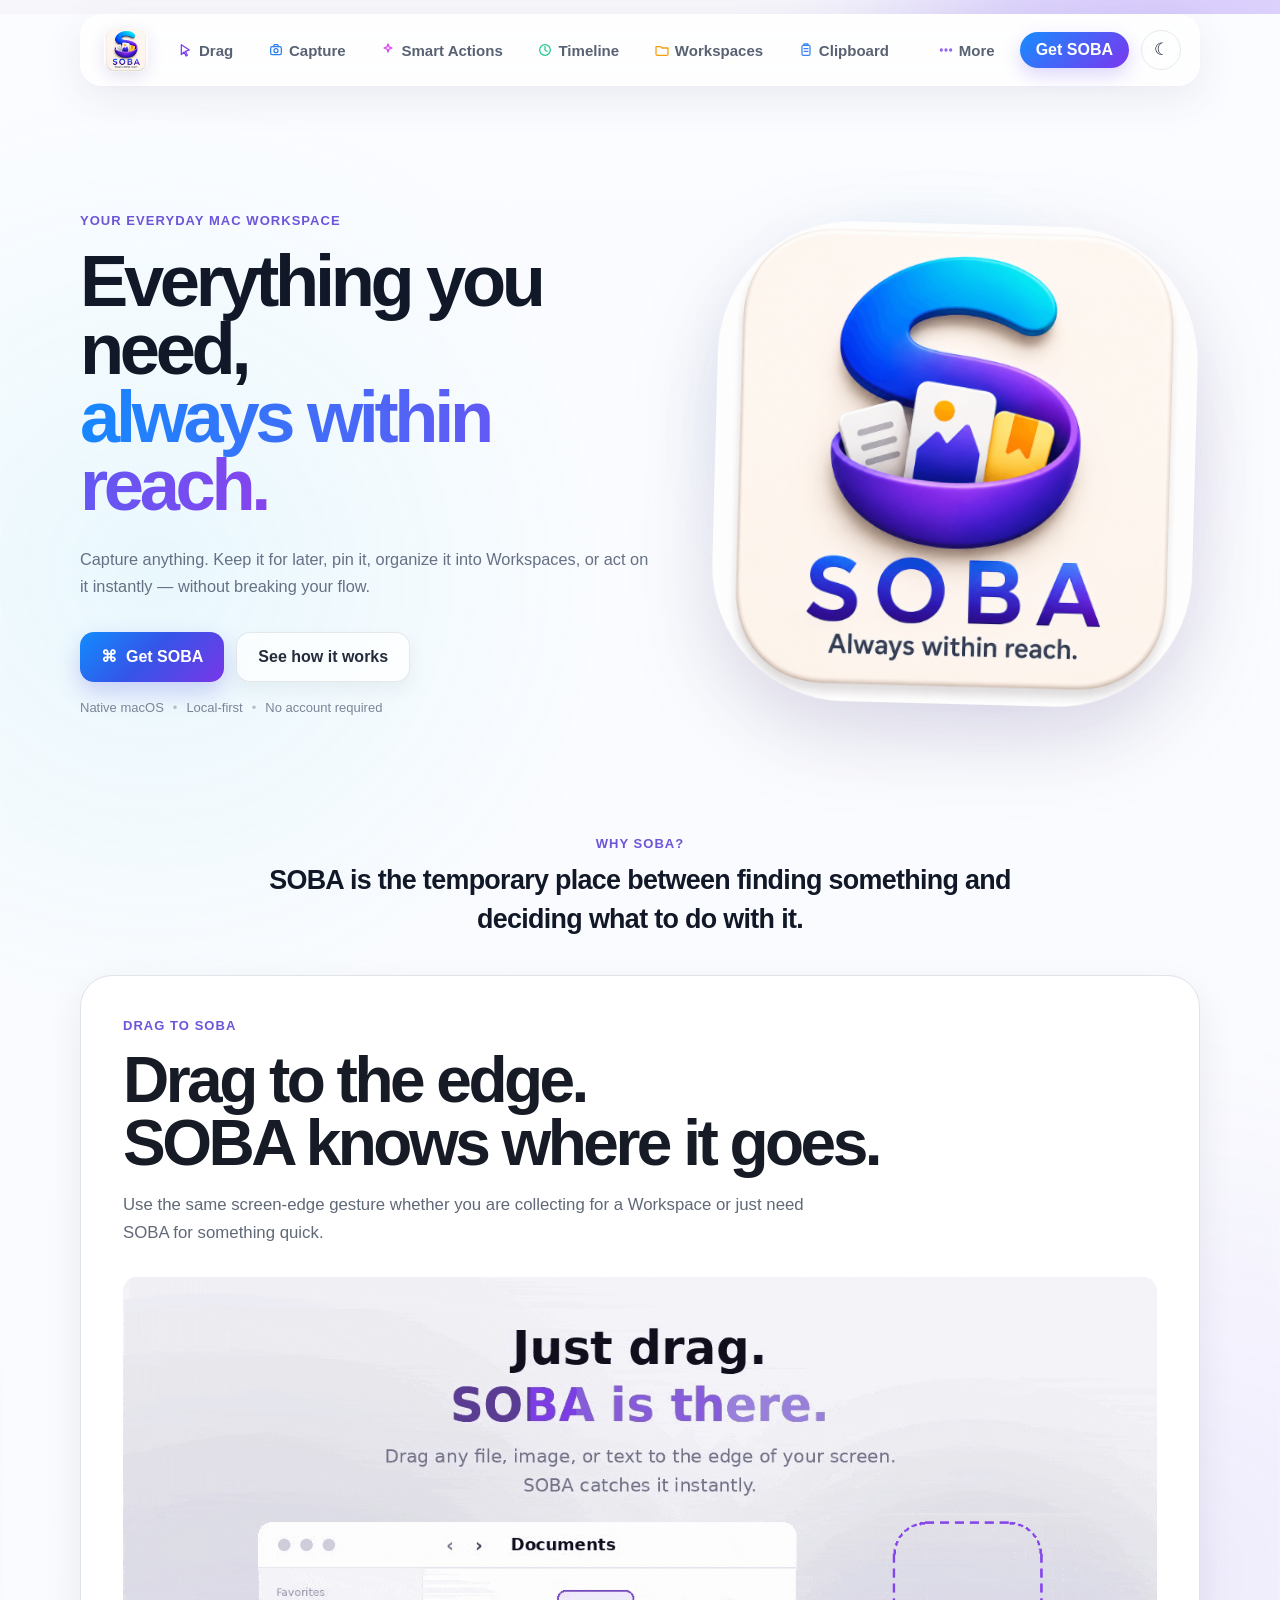
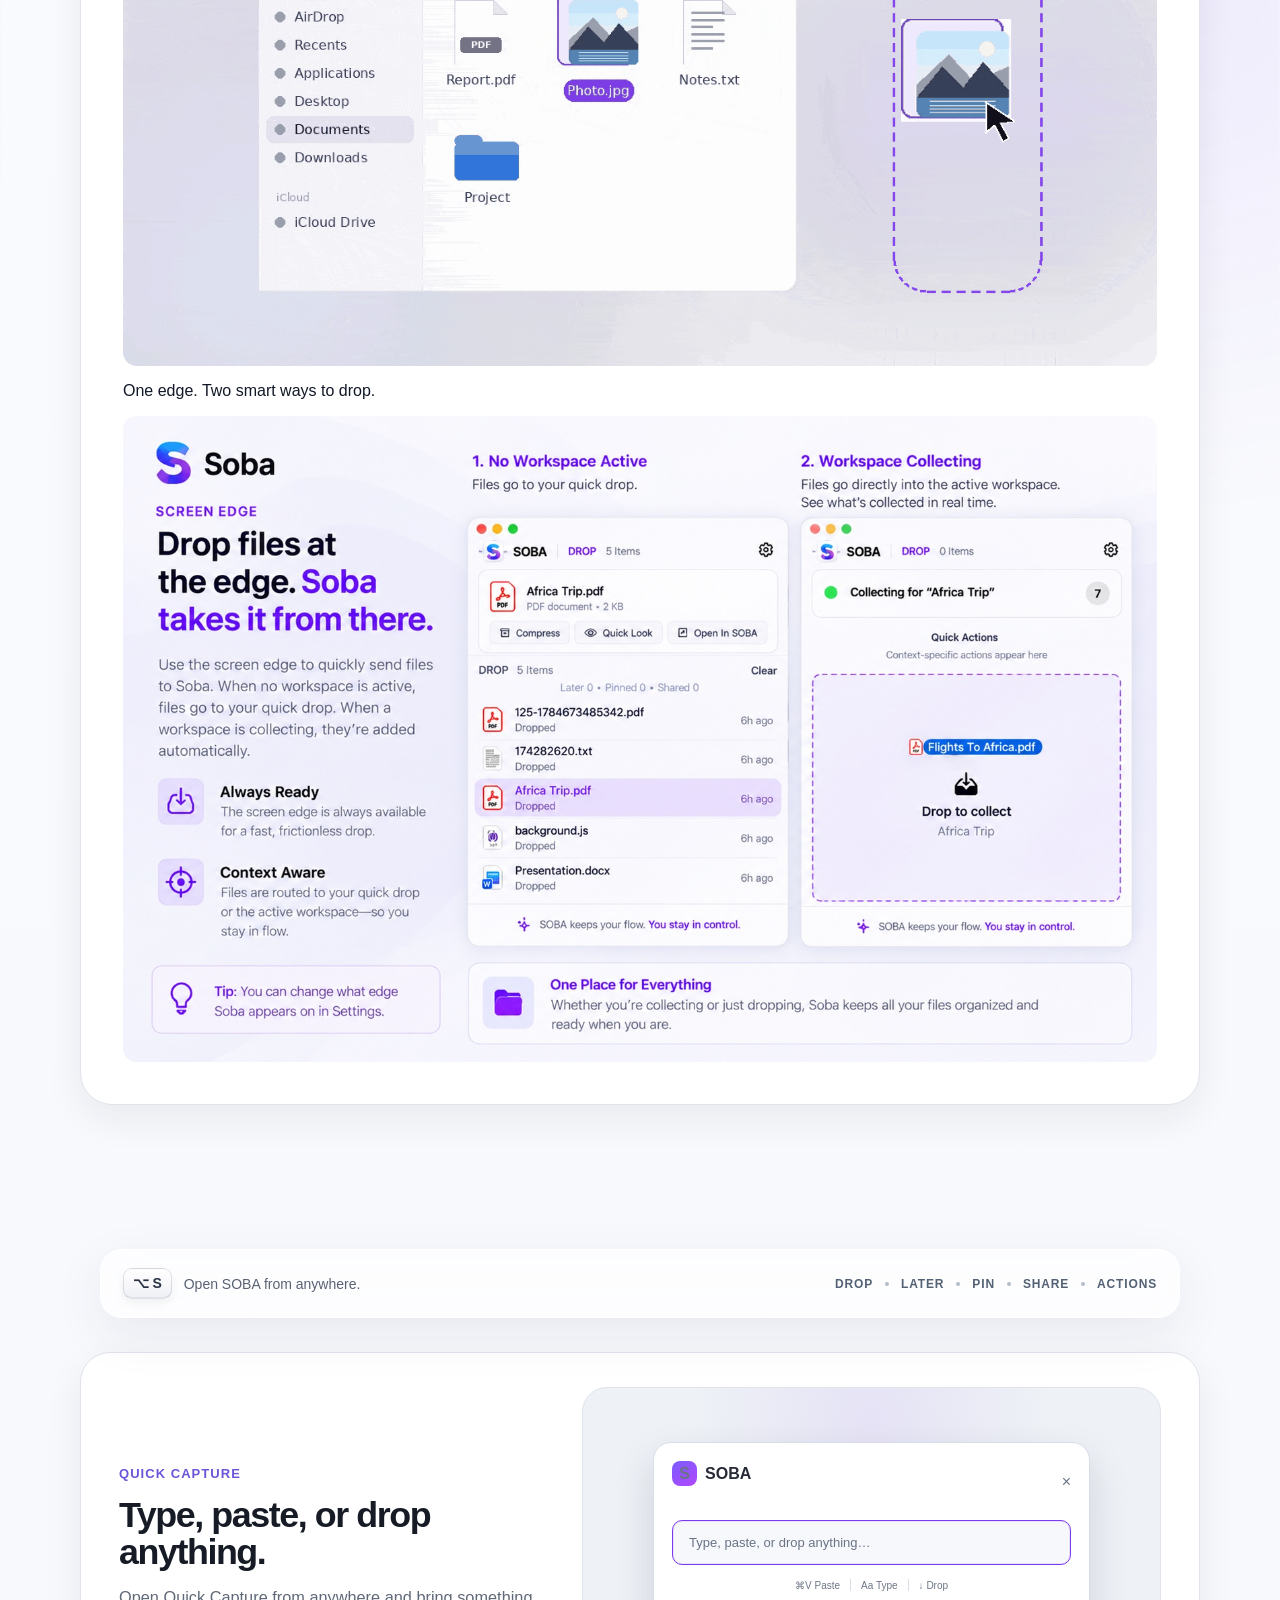
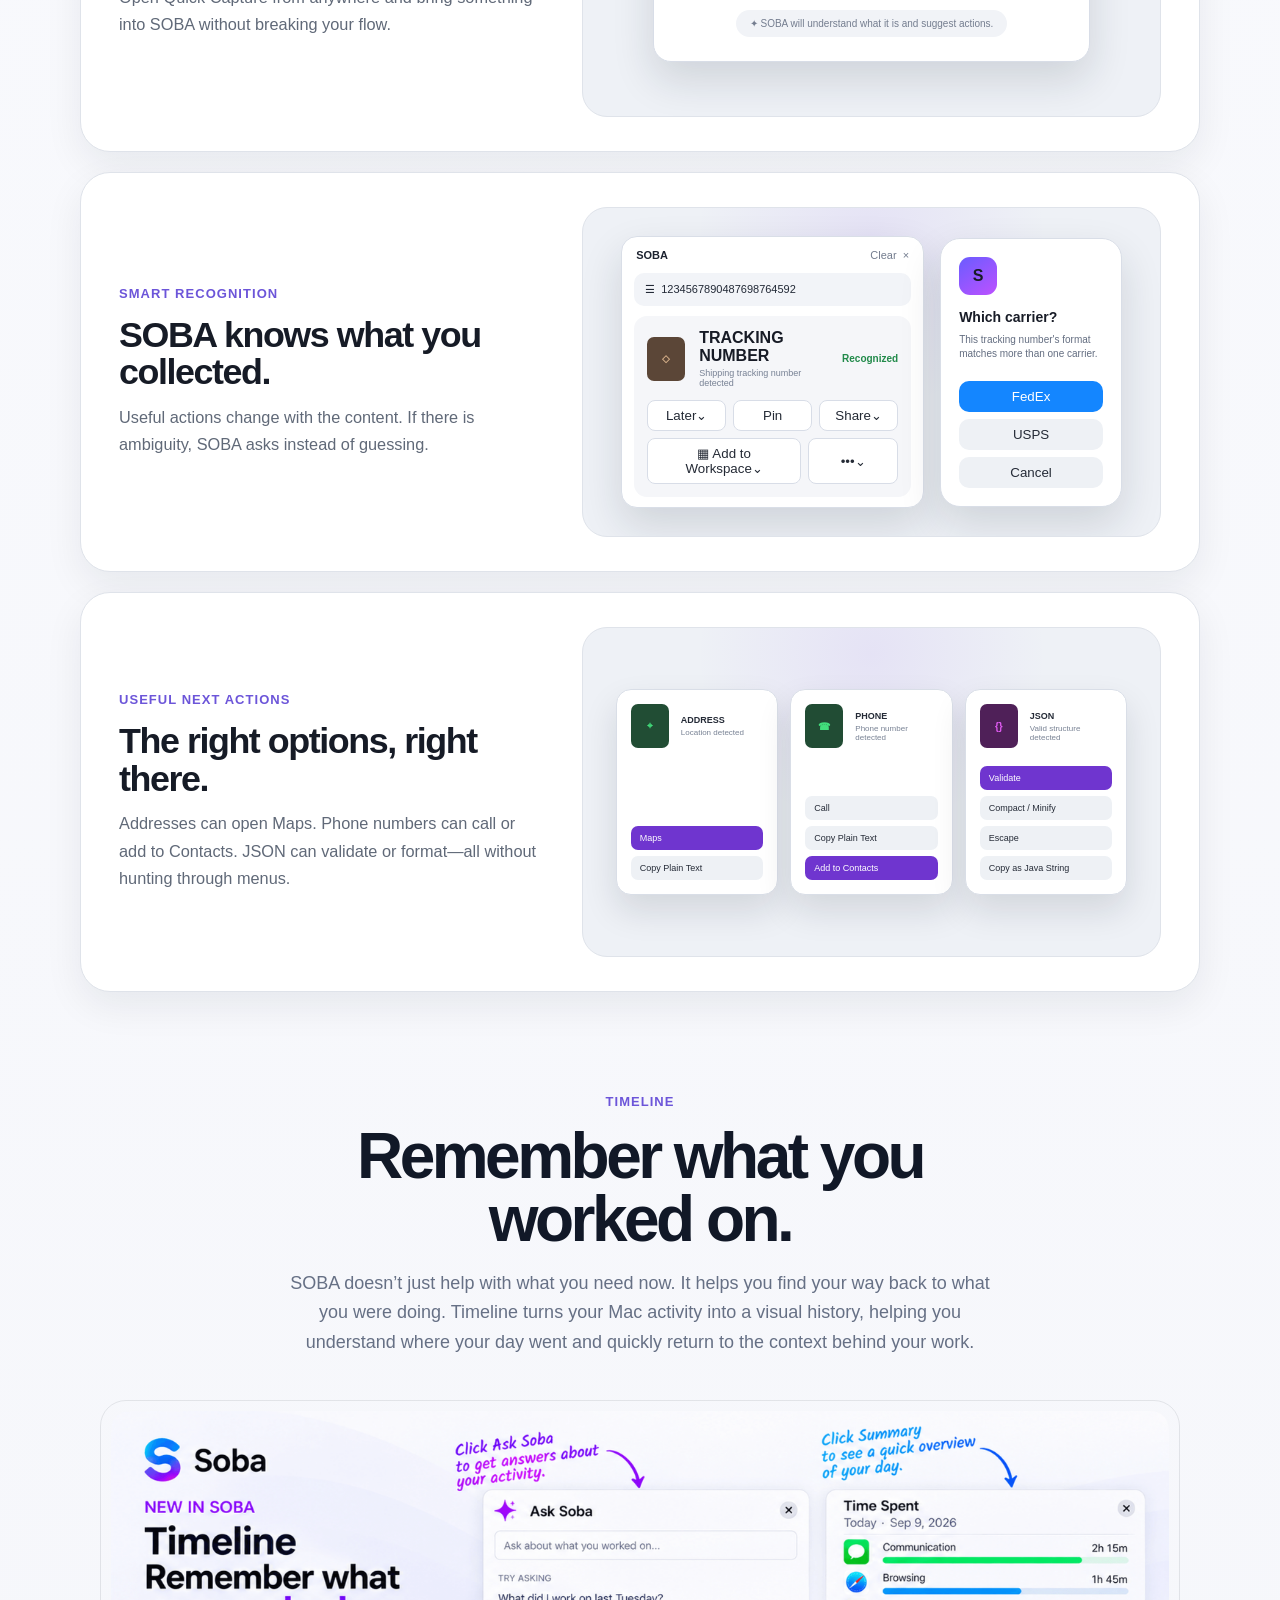
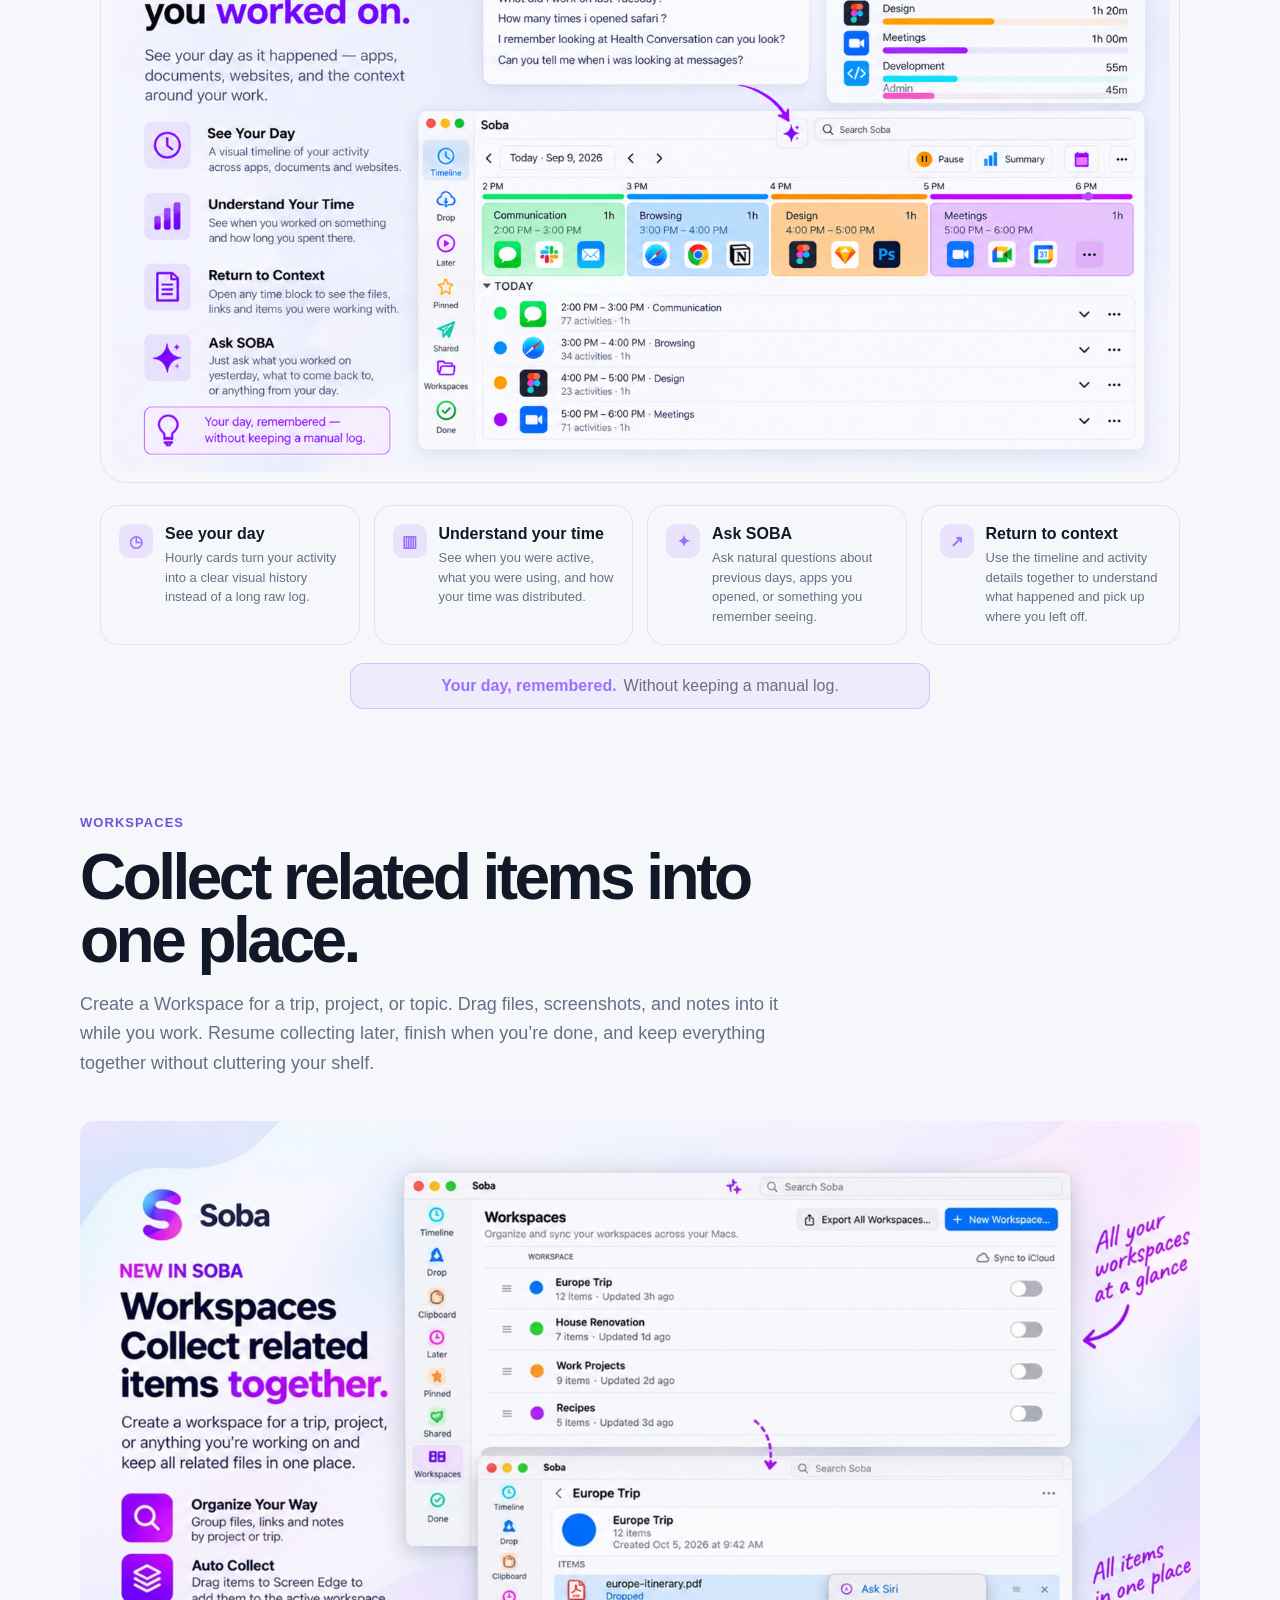
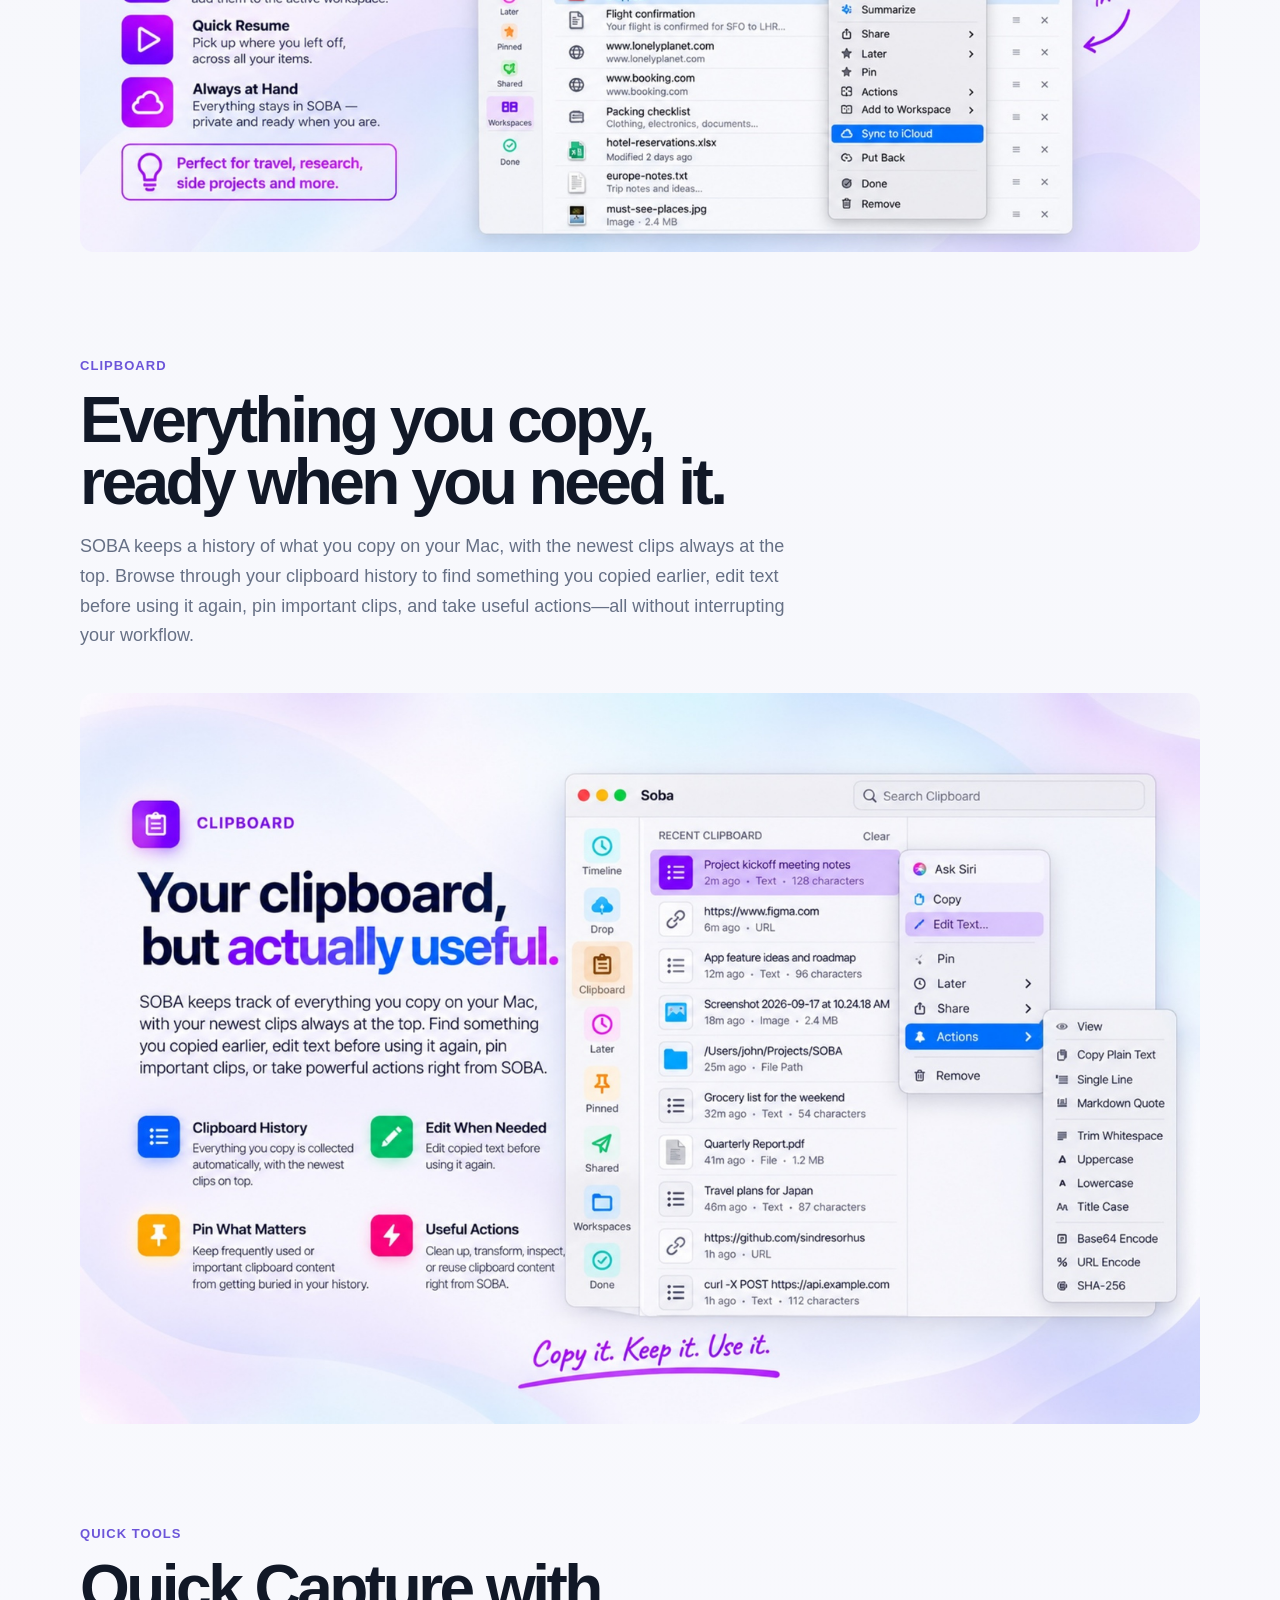
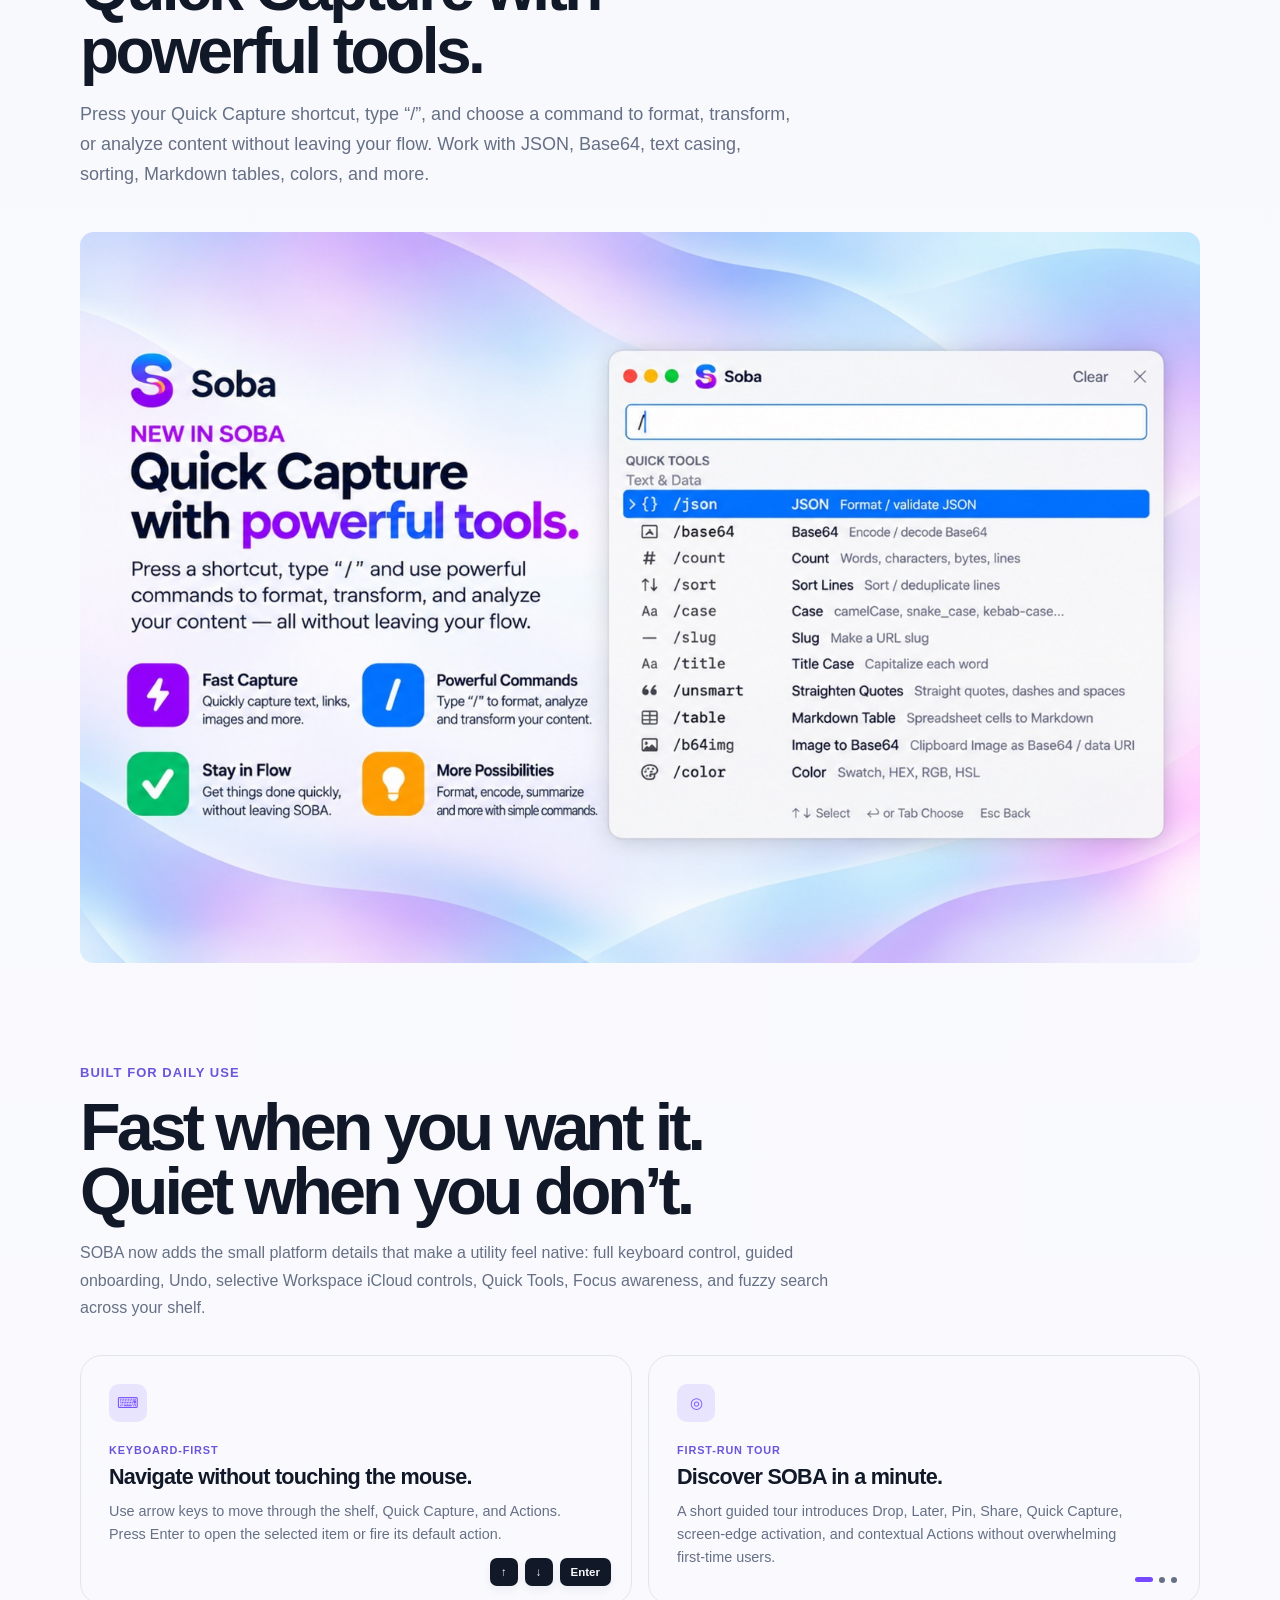
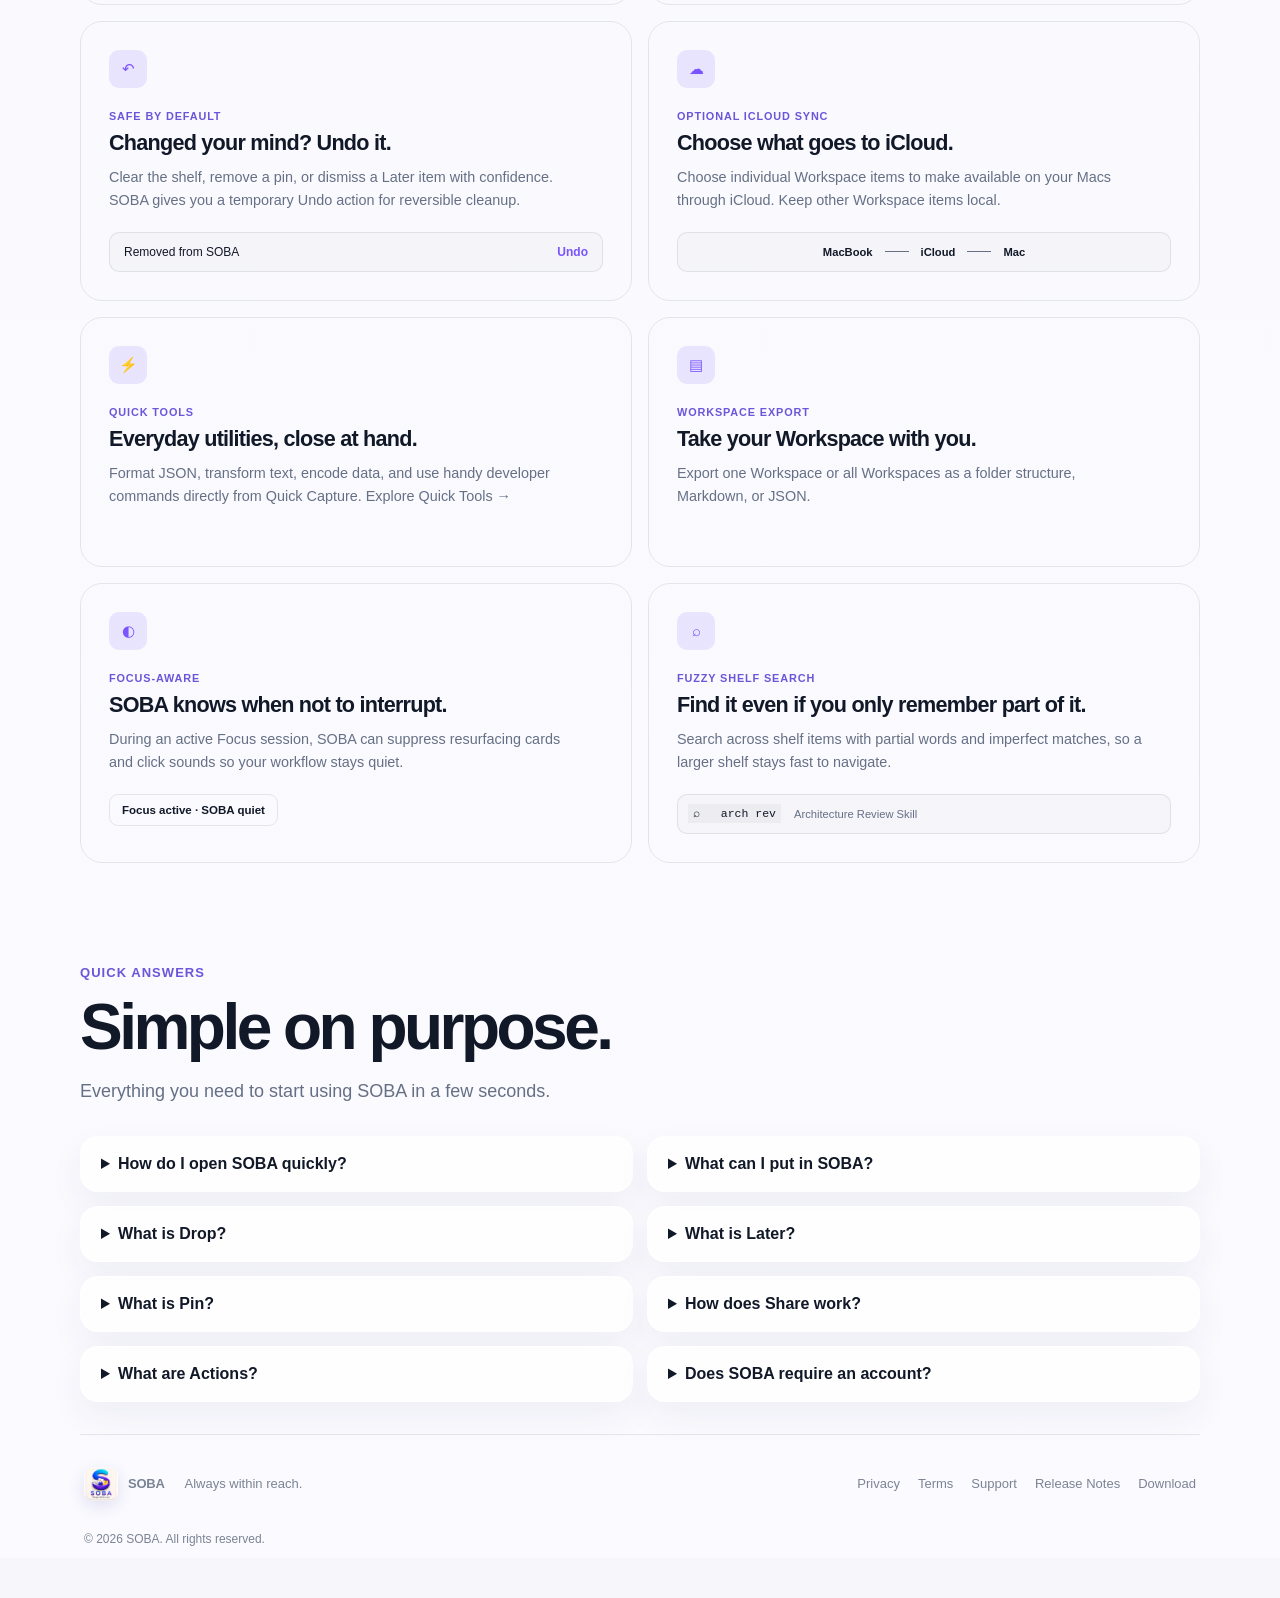
<file: index.html>
<!doctype html>
<html lang="en">
<head>
	<!-- Google tag (gtag.js) -->
<script async src="https://www.googletagmanager.com/gtag/js?id=G-XGHD733RBC"></script>
<script>
  window.dataLayer = window.dataLayer || [];
  function gtag(){dataLayer.push(arguments);}
  gtag('js', new Date());

  gtag('config', 'G-XGHD733RBC');
</script>
  <meta charset="utf-8" />
  <meta name="viewport" content="width=device-width, initial-scale=1" />
  <meta name="color-scheme" content="light dark" />
  <meta name="description" content="SOBA for macOS — Drop, Later, Pin, Share and act on anything. Always within reach." />
  <meta name="theme-color" content="#f7f7fb" />
  <title>SOBA — Always within reach.</title>
  <link rel="icon" type="image/png" href="assets/soba-brand.png" />
  <link rel="stylesheet" href="styles.css" />
<script>
(function(){const K="soba-theme";const saved=localStorage.getItem(K);const pref=matchMedia("(prefers-color-scheme: dark)").matches?"dark":"light";document.documentElement.dataset.theme=saved||pref;
addEventListener("DOMContentLoaded",()=>{const bs=document.querySelectorAll("[data-theme-choice]");function u(){bs.forEach(b=>b.classList.toggle("active",b.dataset.themeChoice===document.documentElement.dataset.theme))}bs.forEach(b=>b.onclick=()=>{document.documentElement.dataset.theme=b.dataset.themeChoice;localStorage.setItem(K,b.dataset.themeChoice);u()});u()})})();
</script></head>

<body>
  <div class="page-glow page-glow-one"></div>
  <div class="page-glow page-glow-two"></div>

  <header class="site-header">
    <button class="mobile-menu-toggle" type="button" aria-label="Open navigation" aria-expanded="false" aria-controls="primary-nav">
  <span></span><span></span><span></span>
</button>
    <a class="brand brand-rich" href="#top" aria-label="SOBA home">
      <img src="assets/soba-brand.png" alt="" class="brand-icon" /></a>

    <nav class="nav-links" id="primary-nav" aria-label="Primary navigation">
      <a href="#features"><svg class="nav-icon" viewBox="0 0 24 24" aria-hidden="true"><path d="m5 4 12 8-6 2 3 6-2 1-3-6-4 4Z"/></svg><span class="nav-label">Drag</span></a>
      <a href="#quick-capture-shortcut"><svg class="nav-icon" viewBox="0 0 24 24" aria-hidden="true"><rect x="4" y="7" width="16" height="12" rx="2"/><path d="m8 7 1.5-3h5L16 7"/><circle cx="12" cy="13" r="3"/></svg><span class="nav-label">Capture</span></a>
      <a href="#smart-actions"><svg class="nav-icon" viewBox="0 0 24 24" aria-hidden="true"><path d="m12 3 1.6 4.4L18 9l-4.4 1.6L12 15l-1.6-4.4L6 9l4.4-1.6Z"/></svg><span class="nav-label">Smart Actions</span></a>
      <a href="#timeline"><svg class="nav-icon" viewBox="0 0 24 24" aria-hidden="true"><circle cx="12" cy="12" r="8"/><path d="M12 7v5l3 2"/></svg><span class="nav-label">Timeline</span></a>
      <a href="#workspaces"><svg class="nav-icon" viewBox="0 0 24 24" aria-hidden="true"><path d="M3 7h7l2 2h9v9a2 2 0 0 1-2 2H5a2 2 0 0 1-2-2Z"/></svg><span class="nav-label">Workspaces</span></a>
      <a href="#clipboard"><svg class="nav-icon" viewBox="0 0 24 24" aria-hidden="true"><rect x="6" y="5" width="12" height="15" rx="2"/><path d="M9 5V3h6v2"/><path d="M9 10h6M9 14h6"/></svg><span class="nav-label">Clipboard</span></a>
      <a href="#more"><svg class="nav-icon nav-icon-more" viewBox="0 0 24 24" aria-hidden="true"><circle cx="5" cy="12" r="1.5"/><circle cx="12" cy="12" r="1.5"/><circle cx="19" cy="12" r="1.5"/></svg><span class="nav-label">More</span></a></nav>

    <div class="header-actions">
      <a class="nav-get-soba" href="coming-soon.html">Get SOBA</a>
      <button class="theme-toggle theme-icon-toggle" type="button"
        aria-label="Switch to dark mode" title="Switch to dark mode">
        <span class="theme-icon" aria-hidden="true"></span>
      </button>
    </div>
  </header>

  <main id="top">
    
    <section class="hero">
      <div class="hero-copy">
        <div class="eyebrow">Your everyday Mac workspace</div>
        <h1>Everything you need,<br><span>always within reach.</span></h1>
        <p class="hero-subtitle">
          Capture anything. Keep it for later, pin it, organize it into Workspaces,
          or act on it instantly — without breaking your flow.
        </p>

        <div class="hero-actions">
          <a class="button button-primary button-large" href="coming-soon.html">
            <span class="apple-mark">⌘</span>
            Get SOBA
          </a>
          <a class="button button-secondary button-large" href="#features">See how it works</a>
        </div>


<div class="hero-meta">
          <span>Native macOS</span>
          <span class="dot">•</span>
          <span>Local-first</span>
          <span class="dot">•</span>
          <span>No account required</span>
        </div>

      </div>

      <div class="hero-visual">
        <div class="icon-halo"></div>
        <img class="hero-icon" src="assets/soba-brand.png" alt="SOBA — Always within reach." />
      </div>
    </section>

    <section class="why-soba">
      <div class="eyebrow">Why SOBA?</div>
      <p>SOBA is the temporary place between finding something and deciding what to do with it.</p>
    </section>
<span id="screen-edge" class="nav-anchor-alias" aria-hidden="true"></span>
    <section class="section drag-modes-section" id="features">
      <div class="drag-modes-shell">
        <div class="drag-modes-heading">
          <div class="eyebrow">Drag to SOBA</div>
          <h2>Drag to the edge.<br>SOBA knows where it goes.</h2>
          <p>Use the same screen-edge gesture whether you are collecting for a Workspace or just need SOBA for something quick.</p>
        </div>
        <img src="assets/just_drag_animated.gif" data-dark-src="assets/just_drag_animated.gif" data-light-src="assets/just_drag_light_animated.gif" alt="Drag any file, image, or text to the screen edge and SOBA catches it instantly" class="workspace-collecting-image">
		<p>One edge. Two smart ways to drop.</p>
		<img src="assets/screen-edge.png" data-dark-src="assets/screen-edge.png" data-light-src="assets/screen-edge-light.jpeg" alt="SOBA collecting Africa Trip.pdf into the active Africa Trip Workspace" class="workspace-collecting-image">

      </div>
    </section>

<section class="section flow-showcase" id="whats-new">

      <div id="quick-capture-shortcut" class="quick-capture-shortcut-anchor">
<section class="shortcut-strip" aria-label="SOBA core actions">
      <div class="shortcut-copy">
        <span class="shortcut-key">⌥ S</span>
        <span>Open SOBA from anywhere.</span>
      </div>
      <div class="shortcut-actions">
        <span>DROP</span><i></i>
        <span>LATER</span><i></i>
        <span>PIN</span><i></i>
        <span>SHARE</span><i></i>
        <span>ACTIONS</span>
      </div>
    </section>
</div>

      <article class="showcase-panel" id="quick-capture">
        <div class="showcase-copy">
          <div class="eyebrow">Quick Capture</div>
          <h3>Type, paste, or drop anything.</h3>
          <p>Open Quick Capture from anywhere and bring something into SOBA without breaking your flow.</p>
        </div>
        <div class="visual-frame">
          <div class="quick-mock quick-mock-v2">
            <div class="quick-v2-top">
              <div class="quick-brand"><span class="mini-soba">S</span><strong>SOBA</strong></div><span>×</span>
            </div>
            <div class="quick-v2-field">Type, paste, or drop anything…</div>
            <div class="quick-v2-tools"><span>⌘V Paste</span><i></i><span>Aa Type</span><i></i><span>↓ Drop</span></div>
            <div class="quick-v2-hint">✦ SOBA will understand what it is and suggest actions.</div>
          </div>
        </div>
      </article>

      

      <article class="showcase-panel" id="smart-actions">
        <div class="showcase-copy">
          <div class="eyebrow">Smart recognition</div>
          <h3>SOBA knows what you collected.</h3>
          <p>Useful actions change with the content. If there is ambiguity, SOBA asks instead of guessing.</p>
        </div>
        <div class="visual-frame">
          <div class="smart-pair">
            <div class="smart-item-window">
              <div class="action-top"><strong>SOBA</strong><span>Clear&nbsp;&nbsp;×</span></div>
              <div class="action-input">☰ &nbsp;1234567890487698764592</div>
              <div class="action-card">
                <div class="action-kind">
                  <span class="kind-badge tracking">◇</span>
                  <div><strong>TRACKING NUMBER</strong><small>Shipping tracking number detected</small></div>
                  <b>Recognized</b>
                </div>
                <div class="action-buttons"><button>Later⌄</button><button>Pin</button><button>Share⌄</button></div>
                <div class="action-buttons secondary"><button class="workspace-btn">▦ Add to Workspace⌄</button><button>•••⌄</button></div>
              </div>
            </div>
            <div class="carrier-picker">
              <span class="carrier-icon">S</span><strong>Which carrier?</strong>
              <p>This tracking number's format matches more than one carrier.</p>
              <button class="primary">FedEx</button><button>USPS</button><button>Cancel</button>
            </div>
          </div>
        </div>
      </article>

      <article class="showcase-panel">
        <div class="showcase-copy">
          <div class="eyebrow">Useful next actions</div>
          <h3>The right options, right there.</h3>
          <p>Addresses can open Maps. Phone numbers can call or add to Contacts. JSON can validate or format—all without hunting through menus.</p>
        </div>
        <div class="visual-frame">
          <div class="action-three">
            <div class="mini-action-card">
              <div class="mini-action-head"><span class="kind-badge location">⌖</span><div><strong>ADDRESS</strong><small>Location detected</small></div></div>
              <div class="mini-action-menu"><span>Maps</span><span>Copy Plain Text</span></div>
            </div>
            <div class="mini-action-card">
              <div class="mini-action-head"><span class="kind-badge phone">☎</span><div><strong>PHONE</strong><small>Phone number detected</small></div></div>
              <div class="mini-action-menu"><span>Call</span><span>Copy Plain Text</span><span>Add to Contacts</span></div>
            </div>
            <div class="mini-action-card">
              <div class="mini-action-head"><span class="kind-badge json">{}</span><div><strong>JSON</strong><small>Valid structure detected</small></div></div>
              <div class="mini-action-menu"><span>Validate</span><span>Compact / Minify</span><span>Escape</span><span>Copy as Java String</span></div>
            </div>
          </div>
        </div>
      </article>

    </section>


<section class="section timeline-web-section" id="timeline">
  <div class="section-heading timeline-web-heading">
    <div class="eyebrow">Timeline</div>
    <h2>Remember what you worked on.</h2>
    <p>
      SOBA doesn’t just help with what you need now. It helps you find your way back
      to what you were doing. Timeline turns your Mac activity into a visual history,
      helping you understand where your day went and quickly return to the context behind your work.
    </p>
  </div>

  <div class="timeline-web-visual">
    <img
      src="assets/timeline-dark.png" data-dark-src="assets/timeline-dark.png" data-light-src="assets/timeline-light.png"
      alt="SOBA Timeline showing hourly activity cards, Ask SOBA, and a Time Spent summary"
      class="timeline-feature-image"
    />
  </div>

  <div class="timeline-web-points">
    <article>
      <span class="timeline-point-icon">◷</span>
      <div>
        <strong>See your day</strong>
        <p>Hourly cards turn your activity into a clear visual history instead of a long raw log.</p>
      </div>
    </article>

    <article>
      <span class="timeline-point-icon">▥</span>
      <div>
        <strong>Understand your time</strong>
        <p>See when you were active, what you were using, and how your time was distributed.</p>
      </div>
    </article>

    <article>
      <span class="timeline-point-icon">✦</span>
      <div>
        <strong>Ask SOBA</strong>
        <p>Ask natural questions about previous days, apps you opened, or something you remember seeing.</p>
      </div>
    </article>

    <article>
      <span class="timeline-point-icon">↗</span>
      <div>
        <strong>Return to context</strong>
        <p>Use the timeline and activity details together to understand what happened and pick up where you left off.</p>
      </div>
    </article>
  </div>

  <div class="timeline-web-note">
    <strong>Your day, remembered.</strong>
    <span>Without keeping a manual log.</span>
  </div>
</section>


<section class="section" id="workspaces">
      <div class="section-heading">
        <div class="eyebrow">Workspaces</div>
        <h2>Collect related items into one place.</h2>
        <p>
          Create a Workspace for a trip, project, or topic. Drag files, screenshots, and notes
          into it while you work. Resume collecting later, finish when you’re done, and keep
          everything together without cluttering your shelf.
        </p>
      </div>

      <div class="workspace-demo">
<img src="assets/workspaces-dark-new.jpg" data-dark-src="assets/workspaces-dark-new.jpg" data-light-src="assets/workspaces-light-new.jpg" alt="SOBA Workspaces with per-workspace iCloud controls and item actions" class="workspace-collecting-image">
      </div>
    </section>

    
    <section class="section clipboard-section" id="clipboard">
      <div class="section-heading">
        <div class="eyebrow">Clipboard</div>
        <h2>Everything you copy, ready when you need it.</h2>
        <p>SOBA keeps a history of what you copy on your Mac, with the newest clips always at the top. Browse through your clipboard history to find something you copied earlier, edit text before using it again, pin important clips, and take useful actions—all without interrupting your workflow.</p>
      </div>
      <div class="clipboard-feature">
        <img
          src="assets/clipboard-dark-new.jpg"
          data-dark-src="assets/clipboard-dark-new.jpg"
          data-light-src="assets/clipboard-light-new.jpg"
          alt="SOBA Clipboard History with Edit Text, Pin, and clipboard Actions"
          class="workspace-collecting-image clipboard-feature-image">
      </div>
    </section>

<section class="section quicktools-section" id="quicktools">
  <div class="section-heading">
    <div class="eyebrow">Quick Tools</div>
    <h2>Quick Capture with powerful tools.</h2>
    <p>Press your Quick Capture shortcut, type “/”, and choose a command to format, transform, or analyze content without leaving your flow. Work with JSON, Base64, text casing, sorting, Markdown tables, colors, and more.</p>
  </div>
  <div class="quicktools-feature">
    <img src="assets/quicktools-dark.jpg" data-dark-src="assets/quicktools-dark.jpg" data-light-src="assets/quicktools-light.jpg" alt="SOBA Quick Capture slash commands and Quick Tools in action" class="workspace-collecting-image quicktools-feature-image">
  </div>
</section>

<section class="section more-section" id="more">
  <div class="more-intro">
    <div class="eyebrow">Built for daily use</div>
    <h2>Fast when you want it.<br>Quiet when you don’t.</h2>
    <p>SOBA now adds the small platform details that make a utility feel native: full keyboard control, guided onboarding, Undo, selective Workspace iCloud controls, Quick Tools, Focus awareness, and fuzzy search across your shelf.</p>
  </div>

  <div class="more-grid">
    <article class="more-card">
      <div class="more-icon">⌨</div>
      <div class="eyebrow">Keyboard-first</div>
      <h3>Navigate without touching the mouse.</h3>
      <p>Use arrow keys to move through the shelf, Quick Capture, and Actions. Press Enter to open the selected item or fire its default action.</p>
      <div class="key-demo"><kbd>↑</kbd><kbd>↓</kbd><kbd>Enter</kbd></div>
    </article>

    <article class="more-card">
      <div class="more-icon">◎</div>
      <div class="eyebrow">First-run tour</div>
      <h3>Discover SOBA in a minute.</h3>
      <p>A short guided tour introduces Drop, Later, Pin, Share, Quick Capture, screen-edge activation, and contextual Actions without overwhelming first-time users.</p>
      <div class="tour-dots"><b></b><i></i><i></i></div>
    </article>

    <article class="more-card">
      <div class="more-icon">↶</div>
      <div class="eyebrow">Safe by default</div>
      <h3>Changed your mind? Undo it.</h3>
      <p>Clear the shelf, remove a pin, or dismiss a Later item with confidence. SOBA gives you a temporary Undo action for reversible cleanup.</p>
      <div class="undo-demo"><span>Removed from SOBA</span><strong>Undo</strong></div>
    </article>

    <article class="more-card">
      <div class="more-icon">☁</div>
      <div class="eyebrow">Optional iCloud sync</div>
      <h3>Choose what goes to iCloud.</h3>
      <p>Choose individual Workspace items to make available on your Macs through iCloud. Keep other Workspace items local.</p>
      <div class="cloud-demo"><strong>MacBook</strong><i></i><b>iCloud</b><i></i><strong>Mac</strong></div>
    </article>

    <article class="more-card"><div class="more-icon">⚡</div><div class="eyebrow">Quick Tools</div><h3>Everyday utilities, close at hand.</h3><p>Format JSON, transform text, encode data, and use handy developer commands directly from Quick Capture. <a href="#quicktools">Explore Quick Tools →</a></p></article>
    <article class="more-card"><div class="more-icon">▤</div><div class="eyebrow">Workspace export</div><h3>Take your Workspace with you.</h3><p>Export one Workspace or all Workspaces as a folder structure, Markdown, or JSON.</p></article>
    <article class="more-card">
      <div class="more-icon">◐</div>
      <div class="eyebrow">Focus-aware</div>
      <h3>SOBA knows when not to interrupt.</h3>
      <p>During an active Focus session, SOBA can suppress resurfacing cards and click sounds so your workflow stays quiet.</p>
      <div class="focus-demo">Focus active · SOBA quiet</div>
    </article>

    <article class="more-card">
      <div class="more-icon">⌕</div>
      <div class="eyebrow">Fuzzy shelf search</div>
      <h3>Find it even if you only remember part of it.</h3>
      <p>Search across shelf items with partial words and imperfect matches, so a larger shelf stays fast to navigate.</p>
      <div class="search-demo"><span>⌕ &nbsp; arch rev</span><small>Architecture Review Skill</small></div>
    </article>
  </div>
</section>


<section class="section mini-faq">
      <div class="section-heading compact">
        <div class="eyebrow">Quick answers</div>
        <h2>Simple on purpose.</h2>
        <p>Everything you need to start using SOBA in a few seconds.</p>
      </div>

      <div class="faq-grid">
        <details>
          <summary>How do I open SOBA quickly?</summary>
          <p>Press <code>⌥ S</code> from anywhere on your Mac to open Quick Capture. You can type, paste, or drop something and SOBA will show the most useful actions.</p>
        </details>

        <details>
          <summary>What can I put in SOBA?</summary>
          <p>You can work with files, folders, URLs, text, screenshots, images, clipboard content, JSON, paths, and other everyday content.</p>
        </details>

        <details>
          <summary>What is Drop?</summary>
          <p>Drop is a temporary shelf. Put something there while you move to another Finder folder, app, Space, or screen, then drag it back out when you need it.</p>
        </details>

        <details>
          <summary>What is Later?</summary>
          <p>Later brings something back when you are ready for it. Choose tonight, tomorrow, this weekend, next week, or another time without turning it into a complicated task.</p>
        </details>

        <details>
          <summary>What is Pin?</summary>
          <p>Pin keeps a screenshot, image, note, or reference visible above your work so you do not have to keep switching windows.</p>
        </details>

        <details>
          <summary>How does Share work?</summary>
          <p>Share lets you quickly send files, URLs, or text to a trusted device. SOBA is designed to favor direct, local-first sharing where possible.</p>
        </details>

        <details>
          <summary>What are Actions?</summary>
          <p>Actions change depending on what you give SOBA. A URL can offer Open or Clean URL, JSON can offer Format or Validate, an image can offer Resize or Convert, and a project folder can offer Terminal or IDE actions.</p>
        </details>

        <details>
          <summary>Does SOBA require an account?</summary>
          <p>No. SOBA is designed to work locally on your Mac without requiring an account for its core experience.</p>
        </details>
      </div>
    </section>
  <!--

<section class="section download-section" id="download">
      <div class="download-card">
        <div class="download-art">
          <img src="assets/soba-brand.png" alt="SOBA app icon and wordmark" />
        </div>
        <div class="download-copy">
          <div class="eyebrow">Direct download</div>
          <h2>Get SOBA for macOS.</h2>
          <p>
            Download the notarized SOBA installer and drag SOBA into your Applications folder.
          </p>

          <div class="download-actions">
            <a href="https://apps.apple.com/us/app/soba-quick-capture-actions/id6801710759?mt=12&itscg=30200&itsct=apps_box_badge&mttnsubad=6801710759" style="display: inline-block;">
<img src="https://toolbox.marketingtools.apple.com/api/v2/badges/download-on-the-app-store/black/en-us?releaseDate=1787011200" alt="Download on the App Store" style="width: 244px; height: 82px; vertical-align: middle; object-fit: contain;" />
</a>
          </div>

          <div class="download-info">
            <span>macOS</span>
            <span>•</span>
            <span>Apple silicon</span>
            <span>•</span>
            <span>Version <strong>1.6</strong></span>
          </div>
        </div>
      </div>
    </section>


<section class="section review-section" id="review-soba">
  <div class="review-card">
    <div class="eyebrow">Enjoying SOBA?</div>
    <h2>Share your experience.</h2>
    <p>Help other Mac users discover SOBA by leaving a quick review on Product Hunt.</p>
    <a class="product-hunt-review-link"
       href="https://www.producthunt.com/products/soba-always-within-reach/reviews/new?utm_source=badge-product_review&amp;utm_medium=badge&amp;utm_source=badge-soba&#0045;always&#0045;within&#0045;reach"
       target="_blank" rel="noopener noreferrer">
      <img class="product-hunt-review-badge no-lightbox"
           src="https://api.producthunt.com/widgets/embed-image/v1/product_review.svg?product_id=1300827&amp;theme=light"
           alt="Review SOBA — Always within reach on Product Hunt"
           width="250" height="54">
    </a>
  </div>
</section>
-->
</main>

  <footer class="site-footer">
    <a class="brand footer-brand" href="#top">
      <img src="assets/soba-brand.png" alt="" class="brand-icon" />
      <span>SOBA</span>
    </a>
    <p>Always within reach.</p>
    <div class="footer-links">
      <a href="privacy.html">Privacy</a>
      <a href="terms.html">Terms</a>
      <a href="support.html">Support</a>
      <a href="release-notes.html">Release Notes</a>
      <a href="coming-soon.html">Download</a>
    </div>
    <p class="copyright">© <span id="year"></span> SOBA. All rights reserved.</p>
  </footer>

  <script src="script.js"></script>

<script>
document.addEventListener("DOMContentLoaded", function () {
  const button = document.querySelector(".theme-icon-toggle");
  if (!button) return;
  const root = document.documentElement;

  function resolvedTheme() {
    return root.getAttribute("data-theme")
      || localStorage.getItem("theme")
      || localStorage.getItem("soba-theme")
      || (window.matchMedia("(prefers-color-scheme: dark)").matches ? "dark" : "light");
  }

  function updateButton(theme) {
    const next = theme === "dark" ? "light" : "dark";
    button.setAttribute("aria-label", "Switch to " + next + " mode");
    button.setAttribute("title", "Switch to " + next + " mode");
  }

  updateButton(resolvedTheme());

  button.addEventListener("click", function () {
    const next = resolvedTheme() === "dark" ? "light" : "dark";
    root.setAttribute("data-theme", next);
    try {
      localStorage.setItem("theme", next);
      localStorage.setItem("soba-theme", next);
    } catch (_) {}
    updateButton(next);
  });
});
</script>


  <div class="image-lightbox" id="image-lightbox" aria-hidden="true">
    <button class="image-lightbox-close" type="button" aria-label="Close image">×</button>
    <img class="image-lightbox-img" alt="" />
  </div>


<script>
document.addEventListener("DOMContentLoaded", function () {
  const lightbox = document.getElementById("image-lightbox");
  if (!lightbox) return;

  const lightboxImg = lightbox.querySelector(".image-lightbox-img");
  const closeBtn = lightbox.querySelector(".image-lightbox-close");

  const images = document.querySelectorAll(
    "main img:not(.hero-icon):not(.brand-icon):not(.no-lightbox)"
  );

  images.forEach((img) => {
    // Skip App Store badge and tiny/decorative images.
    if (img.closest(".download-actions") || img.closest(".download-art")) return;

    img.classList.add("lightbox-enabled");
    img.setAttribute("tabindex", "0");
    img.setAttribute("role", "button");
    img.setAttribute("aria-label", (img.alt ? "View larger: " + img.alt : "View image larger"));

    const open = () => {
      lightboxImg.src = img.currentSrc || img.src;
      lightboxImg.alt = img.alt || "";
      lightbox.classList.add("open");
      lightbox.setAttribute("aria-hidden", "false");
      document.body.classList.add("lightbox-open");
      closeBtn.focus();
    };

    img.addEventListener("click", open);
    img.addEventListener("keydown", (e) => {
      if (e.key === "Enter" || e.key === " ") {
        e.preventDefault();
        open();
      }
    });
  });

  const close = () => {
    lightbox.classList.remove("open");
    lightbox.setAttribute("aria-hidden", "true");
    document.body.classList.remove("lightbox-open");
    setTimeout(() => {
      lightboxImg.removeAttribute("src");
    }, 180);
  };

  closeBtn.addEventListener("click", close);

  lightbox.addEventListener("click", (e) => {
    if (e.target === lightbox) close();
  });

  document.addEventListener("keydown", (e) => {
    if (e.key === "Escape" && lightbox.classList.contains("open")) close();
  });
});
</script>


<script id="soba-theme-image-sync">
(function () {
  function syncSobaThemeImages() {
    var theme = document.documentElement.getAttribute('data-theme');
    if (!theme) {
      theme = window.matchMedia && window.matchMedia('(prefers-color-scheme: light)').matches
        ? 'light' : 'dark';
    }
    document.querySelectorAll('img[data-dark-src][data-light-src]').forEach(function(img) {
      var src = theme === 'light' ? img.dataset.lightSrc : img.dataset.darkSrc;
      if (img.getAttribute('src') !== src) img.setAttribute('src', src);
    });
  }

  syncSobaThemeImages();
  document.addEventListener('DOMContentLoaded', syncSobaThemeImages);

  new MutationObserver(syncSobaThemeImages).observe(document.documentElement, {
    attributes: true,
    attributeFilter: ['data-theme']
  });
})();
</script>


<script id="soba-mobile-nav">
(function(){
  const btn = document.querySelector('.mobile-menu-toggle');
  const nav = document.querySelector('.site-header .nav-links');
  if(!btn || !nav) return;

  function closeMenu(){
    nav.classList.remove('mobile-open');
    btn.setAttribute('aria-expanded','false');
    btn.setAttribute('aria-label','Open navigation');
  }

  btn.addEventListener('click', function(e){
    e.stopPropagation();
    const open = nav.classList.toggle('mobile-open');
    btn.setAttribute('aria-expanded', open ? 'true' : 'false');
    btn.setAttribute('aria-label', open ? 'Close navigation' : 'Open navigation');
  });

  nav.addEventListener('click', function(e){
    if(e.target.closest('a')) closeMenu();
  });

  document.addEventListener('click', function(e){
    if(!nav.contains(e.target) && !btn.contains(e.target)) closeMenu();
  });

  document.addEventListener('keydown', function(e){
    if(e.key === 'Escape') closeMenu();
  });

  window.addEventListener('resize', function(){
    if(window.innerWidth > 900) closeMenu();
  });
})();
</script>

</body>
</html>
</file>
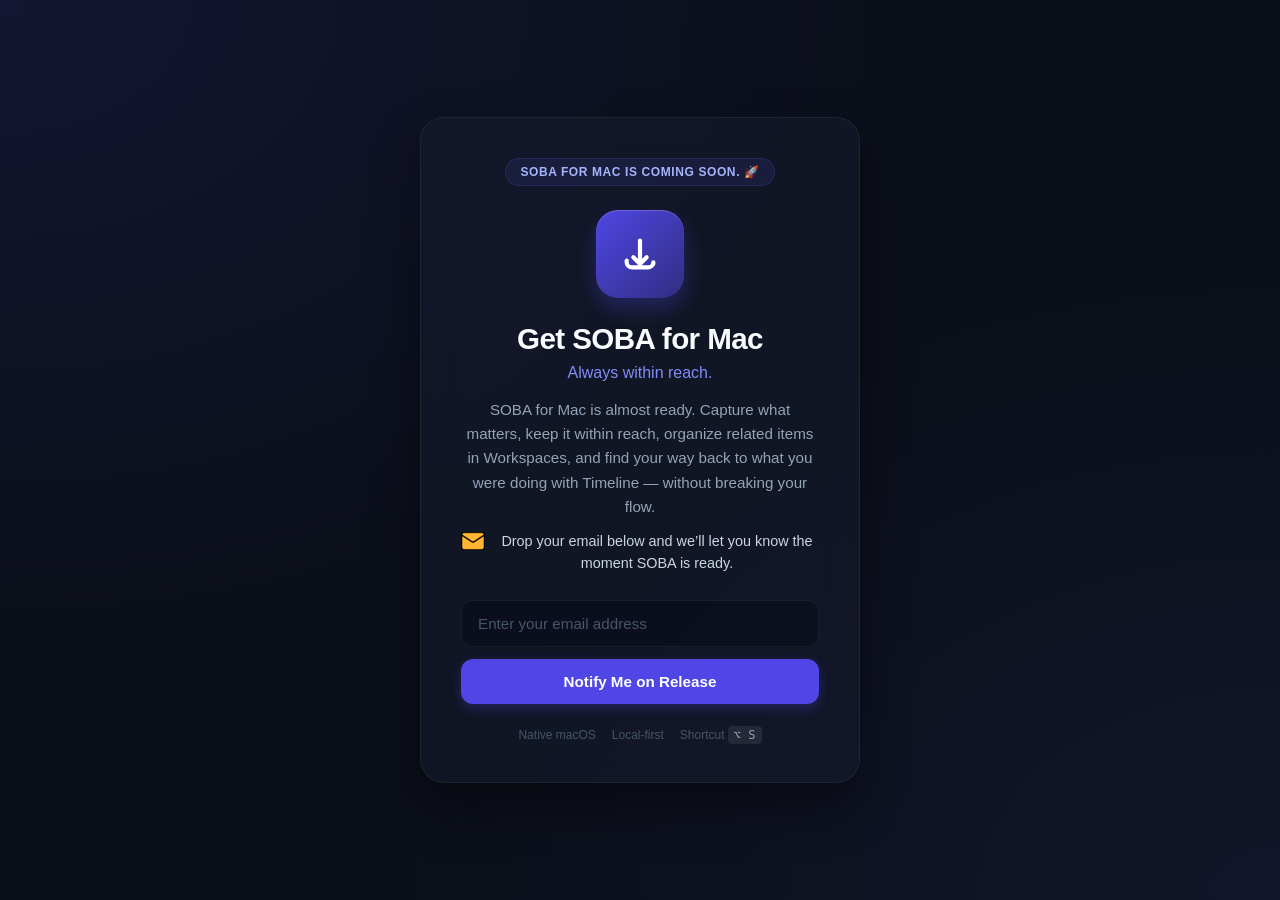
<file: coming-soon.html>
<!DOCTYPE html>
<html lang="en">
<head>
    <meta charset="UTF-8">
    <meta name="viewport" content="width=device-width, initial-scale=1.0">
    <title>Get SOBA — Always within reach</title>
    <style>
        :root {
            /* Sleek, premium Apple-inspired dark mode palette */
            --primary: #4F46E5;
            --primary-hover: #4338CA;
            --bg: #0B0F19;
            --card-bg: rgba(22, 28, 45, 0.6);
            --text-main: #F8FAFC;
            --text-muted: #94A3B8;
            --border: rgba(255, 255, 255, 0.06);
            --shortcut-bg: rgba(255, 255, 255, 0.08);
        }

        body {
            font-family: -apple-system, BlinkMacSystemFont, "SF Pro Display", "SF Pro Text", "Segoe UI", Roboto, sans-serif;
            background-color: var(--bg);
            /* Smooth background ambient glow mimicking macOS wallpapers */
            background-image: 
                radial-gradient(at 0% 0%, rgba(79, 70, 229, 0.12) 0px, transparent 50%),
                radial-gradient(at 100% 100%, rgba(99, 102, 241, 0.08) 0px, transparent 50%);
            display: flex;
            justify-content: center;
            align-items: center;
            height: 100vh;
            margin: 0;
            padding: 20px;
            box-sizing: border-box;
            -webkit-font-smoothing: antialiased;
        }

        .product-card {
            background: var(--card-bg);
            backdrop-filter: blur(20px);
            -webkit-backdrop-filter: blur(20px);
            border: 1px solid var(--border);
            border-radius: 24px;
            box-shadow: 0 24px 50px rgba(0, 0, 0, 0.4);
            max-width: 440px;
            width: 100%;
            padding: 40px;
            box-sizing: border-box;
            text-align: center;
        }

        .badge {
            background: rgba(99, 102, 241, 0.1);
            color: #A5B4FC;
            font-size: 0.75rem;
            font-weight: 600;
            text-transform: uppercase;
            padding: 6px 14px;
            border-radius: 9999px;
            display: inline-block;
            margin-bottom: 24px;
            letter-spacing: 0.05em;
            border: 1px solid rgba(99, 102, 241, 0.15);
        }

        .app-icon-frame {
            width: 88px;
            height: 88px;
            background: linear-gradient(135deg, #4F46E5, #312E81);
            border-radius: 22px; /* Authentic macOS Squircle feel */
            margin: 0 auto 24px auto;
            display: flex;
            align-items: center;
            justify-content: center;
            color: #FFFFFF;
            box-shadow: 
                0 10px 20px rgba(79, 70, 229, 0.3),
                inset 0 1px 1px rgba(255, 255, 255, 0.2);
        }

        h1 {
            font-size: 1.85rem;
            font-weight: 700;
            color: var(--text-main);
            margin: 0 0 8px 0;
            letter-spacing: -0.02em;
        }

        .tagline {
            font-size: 1rem;
            color: #818CF8;
            margin-bottom: 16px;
            font-weight: 500;
        }

        p {
            color: var(--text-muted);
            font-size: 0.95rem;
            line-height: 1.6;
            margin: 0 0 28px 0;
        }

        .intro {
            margin-bottom: 12px;
        }

        .notify-copy {
            margin: 0 auto 26px;
            color: #CBD5E1;
            font-size: 0.9rem;
            line-height: 1.5;
            display: flex;
            align-items: flex-start;
            justify-content: center;
            gap: 10px;
            max-width: 360px;
            text-align: center;
        }

        .email-drop-icon {
            width: 24px;
            height: 18px;
            object-fit: contain;
            flex: 0 0 24px;
            display: block;
            margin-top: 1px;
        }
.form-group {
            display: flex;
            flex-direction: column;
            gap: 12px;
        }

        input[type="email"] {
            width: 100%;
            padding: 14px 16px;
            background: rgba(10, 15, 26, 0.7);
            border: 1px solid var(--border);
            border-radius: 12px;
            font-size: 0.95rem;
            color: var(--text-main);
            outline: none;
            box-sizing: border-box;
            transition: all 0.2s ease;
        }

        input[type="email"]:focus {
            border-color: var(--primary);
            background: rgba(10, 15, 26, 0.9);
            box-shadow: 0 0 0 4px rgba(79, 70, 229, 0.25);
        }

        input[type="email"]::placeholder {
            color: #475569;
        }

        button {
            background-color: var(--primary);
            color: white;
            border: none;
            padding: 14px 24px;
            border-radius: 12px;
            font-size: 0.95rem;
            font-weight: 600;
            cursor: pointer;
            transition: all 0.2s ease;
            box-shadow: 0 4px 12px rgba(79, 70, 229, 0.3);
        }

        button:hover {
            background-color: var(--primary-hover);
            transform: translateY(-1px);
            box-shadow: 0 6px 20px rgba(79, 70, 229, 0.4);
        }

        .meta-footer {
            margin-top: 24px;
            font-size: 0.75rem;
            color: #475569;
            display: flex;
            justify-content: center;
            gap: 16px;
        }

        .shortcut {
            background: var(--shortcut-bg);
            padding: 2px 6px;
            border-radius: 4px;
            color: var(--text-muted);
            font-family: monospace;
        }

        @media (max-width: 520px) {
            body {
                padding: 16px;
            }

            .product-card {
                padding: 32px 24px;
                border-radius: 20px;
            }

            .meta-footer {
                flex-wrap: wrap;
                row-gap: 8px;
            }
        }
    </style>
</head>
<body>

<div class="product-card">
    <span class="badge">SOBA for Mac is coming soon. 🚀</span>
    
    <!-- App Icon Placeholder with Download Tray Icon -->
    <div class="app-icon-frame">
        <svg width="40" height="40" fill="none" stroke="currentColor" stroke-width="2.5" viewBox="0 0 24 24">
            <path stroke-linecap="round" stroke-linejoin="round" d="M4 16v1a3 3 0 003 3h10a3 3 0 003-3v1m-4-4l-4 4m0 0l-4-4m4 4V4"></path>
        </svg>
    </div>
    
    <h1>Get SOBA for Mac</h1>
    <div class="tagline">Always within reach.</div>
    
    <p class="intro">
        SOBA for Mac is almost ready. Capture what matters, keep it within reach, organize related items in Workspaces, and find your way back to what you were doing with Timeline — without breaking your flow.
    </p>

    <p class="notify-copy"><img class="email-drop-icon" src="assets/email-drop-icon.png" alt="" aria-hidden="true"><span>Drop your email below and we’ll let you know the moment SOBA is ready.</span></p>
    
    <form action="https://api.web3forms.com/submit" method="POST" class="form-group">
        <input type="hidden" name="access_key" value="3c0efb3e-7f23-4b80-8949-a49b822e3a67">
        <input type="hidden" name="subject" value="New SOBA Coming Soon signup">
        <input type="hidden" name="from_name" value="SOBA Website">
        <input type="email" name="email" placeholder="Enter your email address" required autocomplete="email">
        <button type="submit">Notify Me on Release</button>
    </form>

    <div class="meta-footer">
        <span>Native macOS</span>
        <span>Local-first</span>
        <span>Shortcut <span class="shortcut">⌥ S</span></span>
    </div>
</div>

</body>
</html>
</file>
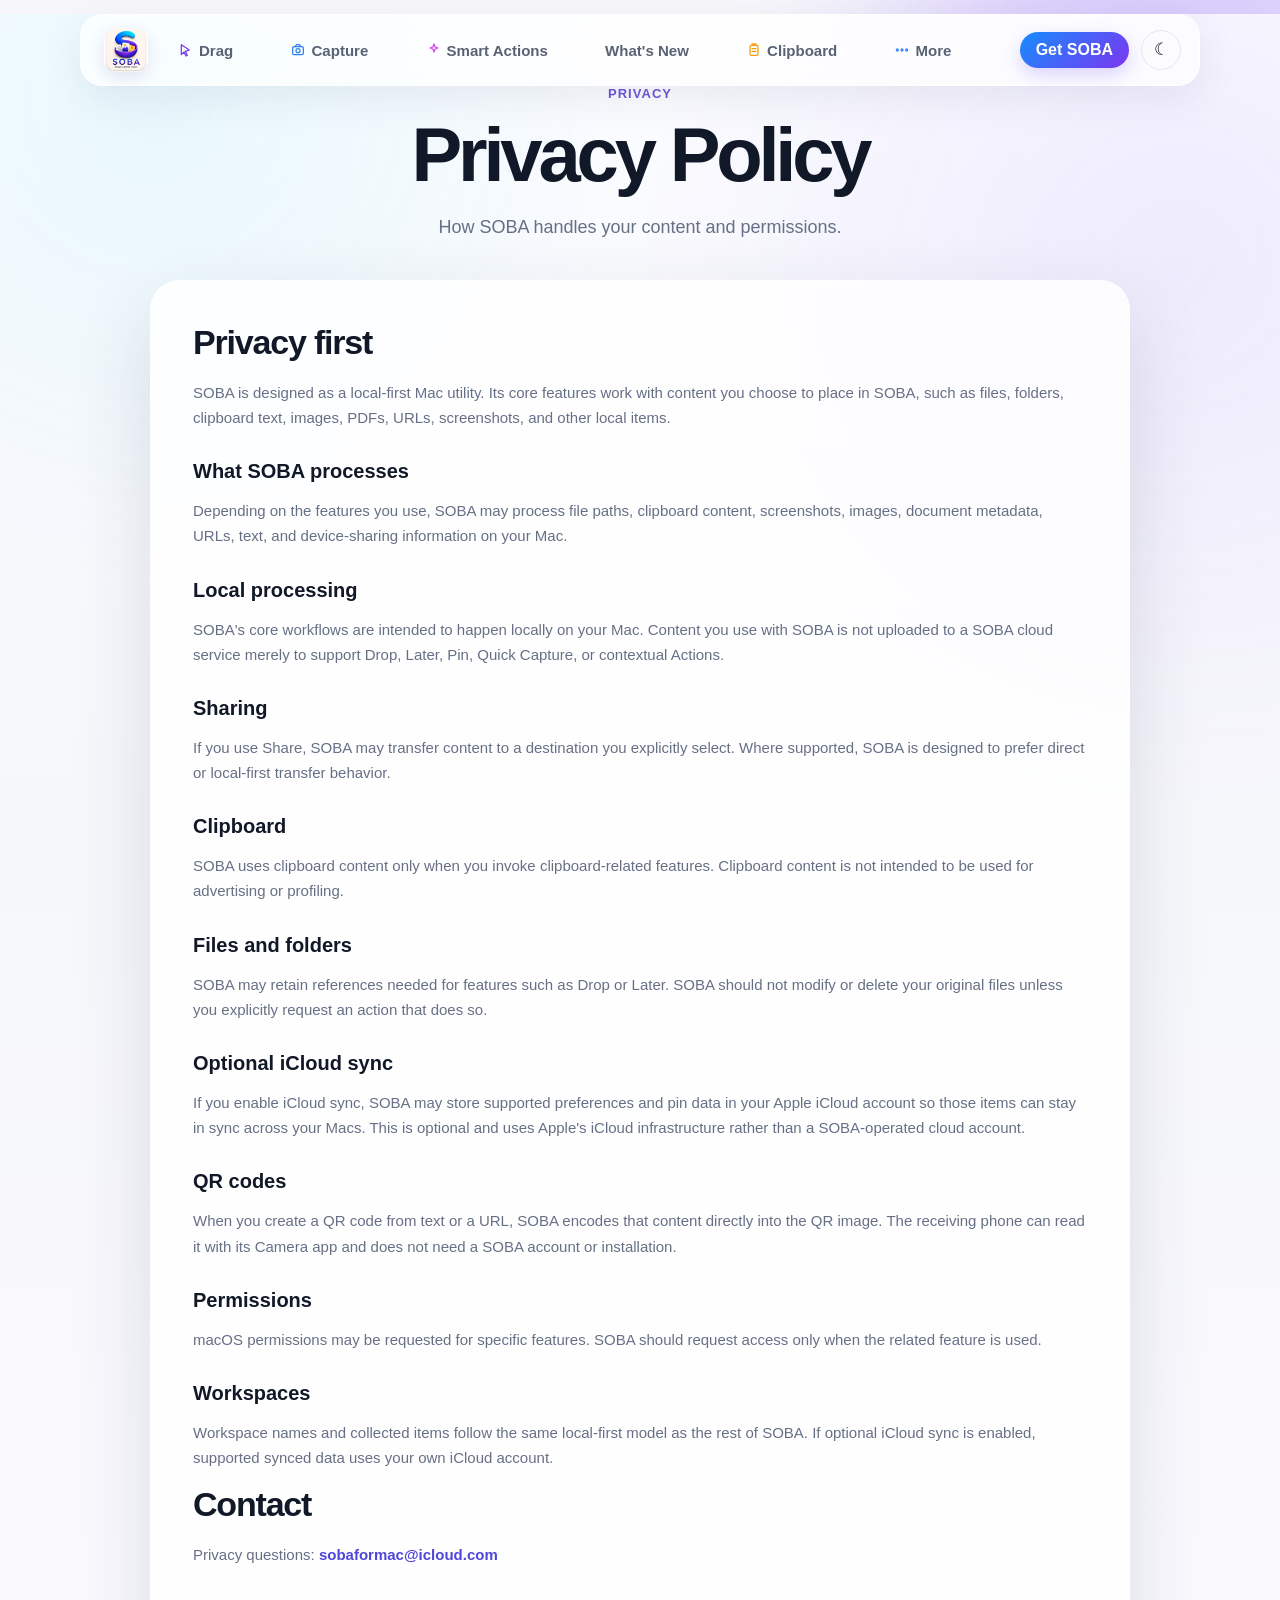
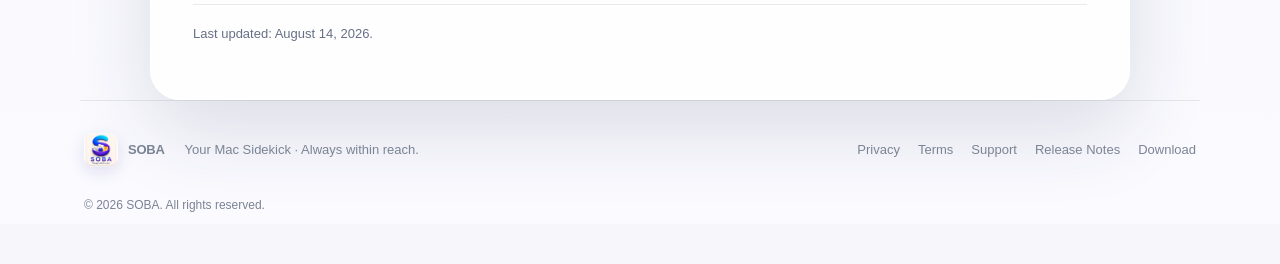
<file: privacy.html>
<!doctype html><html lang="en"><head><meta charset="utf-8">
<meta name="viewport" content="width=device-width,initial-scale=1">
<meta name="color-scheme" content="light dark">
<meta name="theme-color" content="#f7f7fb">
<link rel="icon" type="image/png" href="assets/soba-brand.png">
<link rel="stylesheet" href="styles.css"><title>SOBA Privacy Policy</title>
<script id="soba-page-theme">
(function () {
  const KEY = "soba-theme";

  function preferredTheme() {
    const saved = localStorage.getItem(KEY);
    if (saved === "light" || saved === "dark") return saved;
    return window.matchMedia &&
      window.matchMedia("(prefers-color-scheme: dark)").matches
      ? "dark" : "light";
  }

  function updateToggle() {
    const btn = document.querySelector(".theme-toggle");
    if (!btn) return;
    const current = document.documentElement.dataset.theme || preferredTheme();
    const next = current === "dark" ? "light" : "dark";
    btn.setAttribute("aria-label", "Switch to " + next + " mode");
    btn.setAttribute("title", "Switch to " + next + " mode");
  }

  function applyTheme(theme) {
    document.documentElement.dataset.theme = theme;
    localStorage.setItem(KEY, theme);
    updateToggle();
  }

  // Apply before interaction to avoid mismatch.
  document.documentElement.dataset.theme = preferredTheme();

  document.addEventListener("DOMContentLoaded", function () {
    updateToggle();

    const btn = document.querySelector(".theme-toggle");
    if (btn) {
      btn.addEventListener("click", function () {
        const current = document.documentElement.dataset.theme || preferredTheme();
        applyTheme(current === "dark" ? "light" : "dark");
      });
    }
  });
})();
</script>

</head><body>
<div class="page-glow page-glow-one"></div><div class="page-glow page-glow-two"></div>
<header class="site-header">
    <button class="mobile-menu-toggle" type="button" aria-label="Open navigation" aria-expanded="false" aria-controls="primary-nav">
  <span></span><span></span><span></span>
</button>
    <a class="brand brand-rich" href="index.html" aria-label="SOBA home">
      <img src="assets/soba-brand.png" alt="" class="brand-icon" /></a>

    <nav class="nav-links" id="primary-nav" aria-label="Primary navigation">
      <a href="index.html#features"><svg class="nav-icon" viewBox="0 0 24 24" aria-hidden="true"><path d="m5 4 12 8-6 2 3 6-2 1-3-6-4 4Z"/></svg><span class="nav-label">Drag</span></a>
      <a href="index.html#quick-capture-shortcut"><svg class="nav-icon" viewBox="0 0 24 24" aria-hidden="true"><rect x="4" y="7" width="16" height="12" rx="2"/><path d="m8 7 1.5-3h5L16 7"/><circle cx="12" cy="13" r="3"/></svg><span class="nav-label">Capture</span></a>
      <a href="index.html#smart-actions"><svg class="nav-icon" viewBox="0 0 24 24" aria-hidden="true"><path d="m12 3 1.6 4.4L18 9l-4.4 1.6L12 15l-1.6-4.4L6 9l4.4-1.6Z"/></svg><span class="nav-label">Smart Actions</span></a>
      <a href="index.html#workspaces">What's New</a>
      <a href="index.html#clipboard"><svg class="nav-icon" viewBox="0 0 24 24" aria-hidden="true"><rect x="6" y="5" width="12" height="15" rx="2"/><path d="M9 5V3h6v2"/><path d="M9 10h6M9 14h6"/></svg><span class="nav-label">Clipboard</span></a>
      <a href="index.html#more"><svg class="nav-icon nav-icon-more" viewBox="0 0 24 24" aria-hidden="true"><circle cx="5" cy="12" r="1.5"/><circle cx="12" cy="12" r="1.5"/><circle cx="19" cy="12" r="1.5"/></svg><span class="nav-label">More</span></a></nav>

    <div class="header-actions">
      <a class="nav-get-soba" href="coming-soon.html">Get SOBA</a>
      <button class="theme-toggle theme-icon-toggle" type="button"
        aria-label="Switch to dark mode" title="Switch to dark mode">
        <span class="theme-icon" aria-hidden="true"></span>
      </button>
    </div>
  </header>
<main><section class="legal-hero"><div class="eyebrow">Privacy</div><h1>Privacy Policy</h1><p>How SOBA handles your content and permissions.</p></section>
<section class="content-page"><div class="content-card">
<h2>Privacy first</h2>
<p>SOBA is designed as a local-first Mac utility. Its core features work with content you choose to place in SOBA, such as files, folders, clipboard text, images, PDFs, URLs, screenshots, and other local items.</p>
<h3>What SOBA processes</h3><p>Depending on the features you use, SOBA may process file paths, clipboard content, screenshots, images, document metadata, URLs, text, and device-sharing information on your Mac.</p>
<h3>Local processing</h3><p>SOBA's core workflows are intended to happen locally on your Mac. Content you use with SOBA is not uploaded to a SOBA cloud service merely to support Drop, Later, Pin, Quick Capture, or contextual Actions.</p>
<h3>Sharing</h3><p>If you use Share, SOBA may transfer content to a destination you explicitly select. Where supported, SOBA is designed to prefer direct or local-first transfer behavior.</p>
<h3>Clipboard</h3><p>SOBA uses clipboard content only when you invoke clipboard-related features. Clipboard content is not intended to be used for advertising or profiling.</p>
<h3>Files and folders</h3><p>SOBA may retain references needed for features such as Drop or Later. SOBA should not modify or delete your original files unless you explicitly request an action that does so.</p>

<h3>Optional iCloud sync</h3>
<p>If you enable iCloud sync, SOBA may store supported preferences and pin data in your Apple iCloud account so those items can stay in sync across your Macs. This is optional and uses Apple's iCloud infrastructure rather than a SOBA-operated cloud account.</p>
<h3>QR codes</h3><p>When you create a QR code from text or a URL, SOBA encodes that content directly into the QR image. The receiving phone can read it with its Camera app and does not need a SOBA account or installation.</p><h3>Permissions</h3><p>macOS permissions may be requested for specific features. SOBA should request access only when the related feature is used.</p>
<h3
        <h2>Workspaces</h2>
        <p>Workspace names and collected items follow the same local-first model as the rest of SOBA. If optional iCloud sync is enabled, supported synced data uses your own iCloud account.</p>

<h2>Contact</h2></h3><p>Privacy questions: <a href="mailto:sobaformac@icloud.com">sobaformac@icloud.com</a></p>
<p class="legal-note">Last updated: August 14, 2026.</p>
</div>
</section>
</main>
<footer class="site-footer">
<a class="brand footer-brand" href="index.html"><img src="assets/soba-brand.png" alt="" class="brand-icon"><span>SOBA</span></a>
<p>Your Mac Sidekick · Always within reach.</p>
<div class="footer-links"><a href="privacy.html">Privacy</a><a href="terms.html">Terms</a><a href="support.html">Support</a><a href="release-notes.html">Release Notes</a><a href="coming-soon.html">Download</a></div>
<p class="copyright">© 2026 SOBA. All rights reserved.</p>
</footer>
<script id="soba-mobile-nav">
(function(){
  const btn = document.querySelector('.mobile-menu-toggle');
  const nav = document.querySelector('.site-header .nav-links');
  if(!btn || !nav) return;

  function closeMenu(){
    nav.classList.remove('mobile-open');
    btn.setAttribute('aria-expanded','false');
    btn.setAttribute('aria-label','Open navigation');
  }

  btn.addEventListener('click', function(e){
    e.stopPropagation();
    const open = nav.classList.toggle('mobile-open');
    btn.setAttribute('aria-expanded', open ? 'true' : 'false');
    btn.setAttribute('aria-label', open ? 'Close navigation' : 'Open navigation');
  });

  nav.addEventListener('click', function(e){
    if(e.target.closest('a')) closeMenu();
  });

  document.addEventListener('click', function(e){
    if(!nav.contains(e.target) && !btn.contains(e.target)) closeMenu();
  });

  document.addEventListener('keydown', function(e){
    if(e.key === 'Escape') closeMenu();
  });

  window.addEventListener('resize', function(){
    if(window.innerWidth > 900) closeMenu();
  });
})();
</script>

</body></html>
</file>
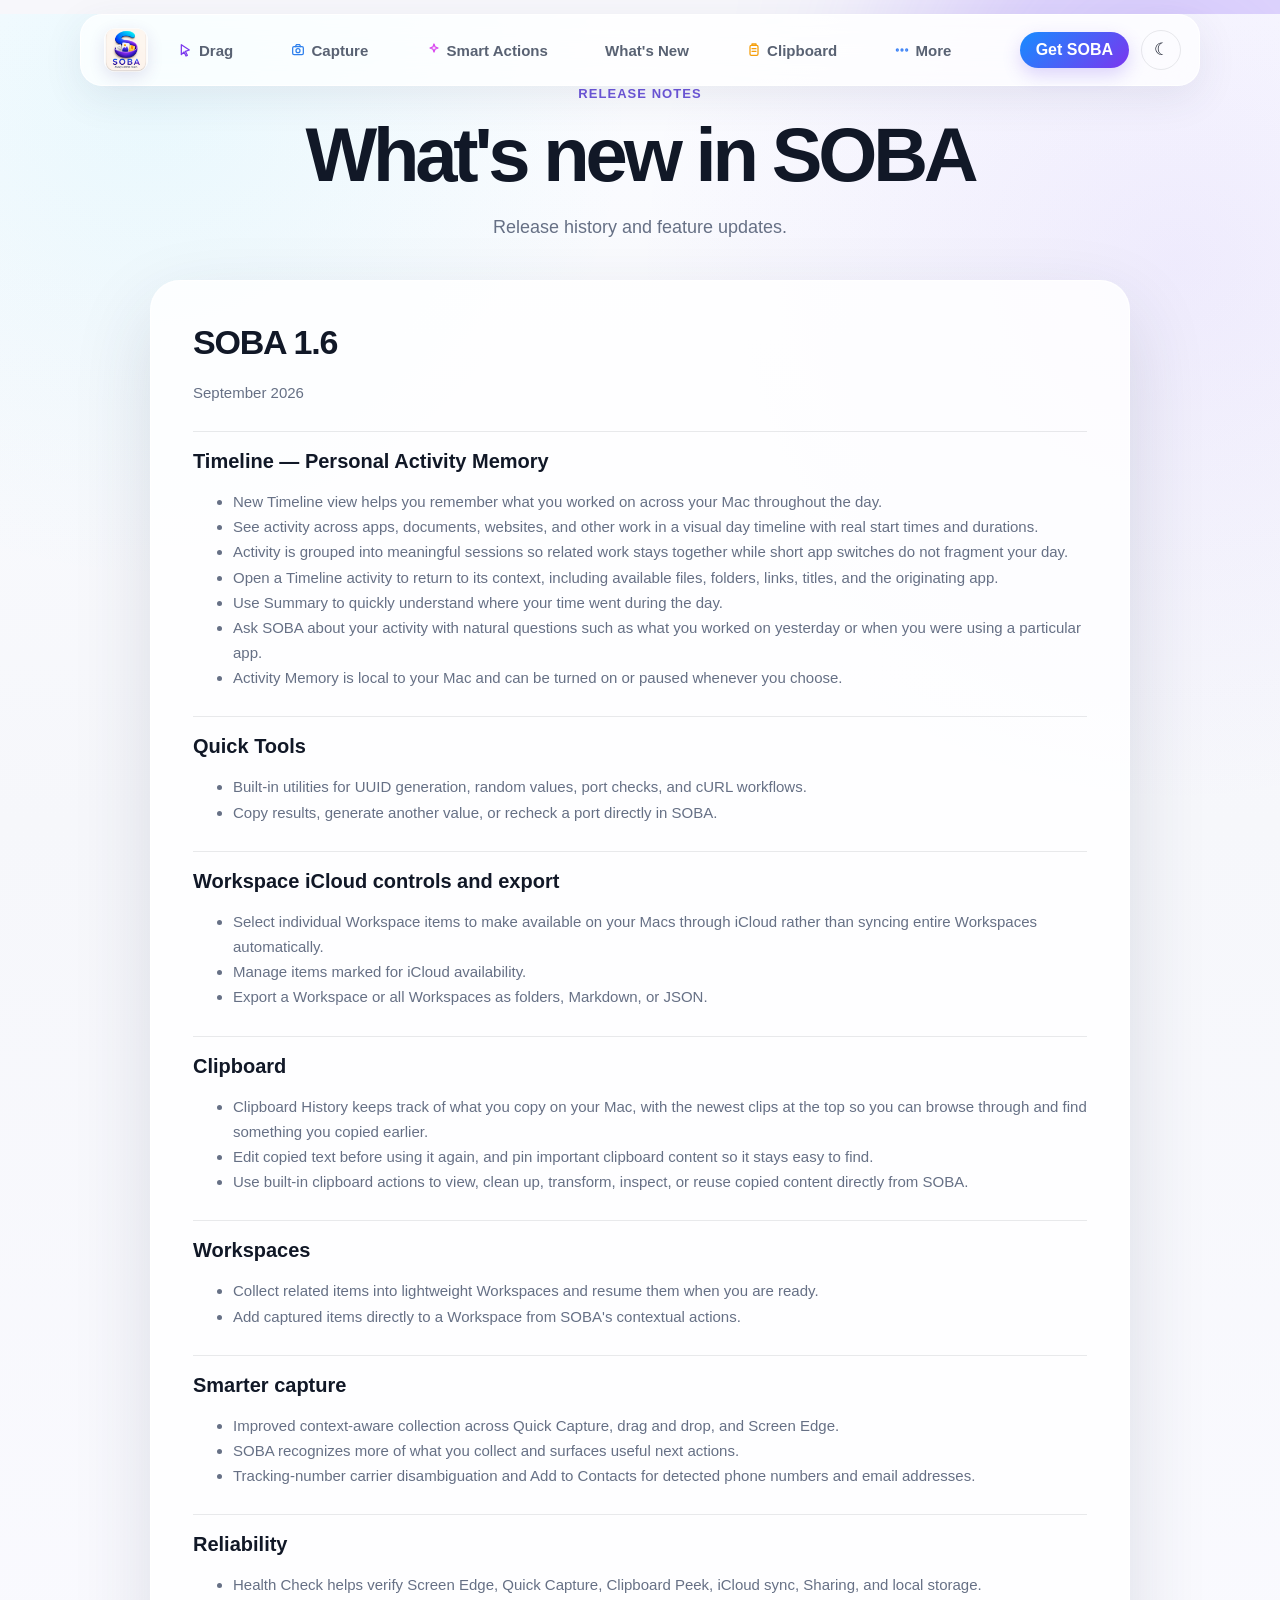
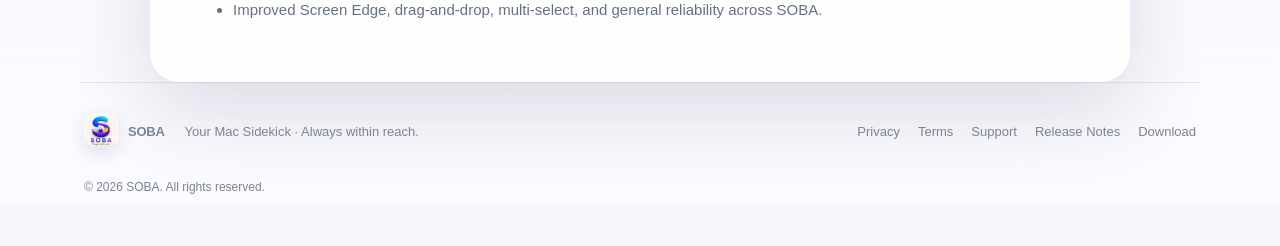
<file: release-notes.html>
<!doctype html><html lang="en"><head><meta charset="utf-8">
<meta name="viewport" content="width=device-width,initial-scale=1">
<meta name="color-scheme" content="light dark">
<meta name="theme-color" content="#f7f7fb">
<link rel="icon" type="image/png" href="assets/soba-brand.png">
<link rel="stylesheet" href="styles.css"><title>SOBA Release Notes</title>
<script id="soba-page-theme">
(function () {
  const KEY = "soba-theme";

  function preferredTheme() {
    const saved = localStorage.getItem(KEY);
    if (saved === "light" || saved === "dark") return saved;
    return window.matchMedia &&
      window.matchMedia("(prefers-color-scheme: dark)").matches
      ? "dark" : "light";
  }

  function updateToggle() {
    const btn = document.querySelector(".theme-toggle");
    if (!btn) return;
    const current = document.documentElement.dataset.theme || preferredTheme();
    const next = current === "dark" ? "light" : "dark";
    btn.setAttribute("aria-label", "Switch to " + next + " mode");
    btn.setAttribute("title", "Switch to " + next + " mode");
  }

  function applyTheme(theme) {
    document.documentElement.dataset.theme = theme;
    localStorage.setItem(KEY, theme);
    updateToggle();
  }

  // Apply before interaction to avoid mismatch.
  document.documentElement.dataset.theme = preferredTheme();

  document.addEventListener("DOMContentLoaded", function () {
    updateToggle();

    const btn = document.querySelector(".theme-toggle");
    if (btn) {
      btn.addEventListener("click", function () {
        const current = document.documentElement.dataset.theme || preferredTheme();
        applyTheme(current === "dark" ? "light" : "dark");
      });
    }
  });
})();
</script>

</head><body>
<div class="page-glow page-glow-one"></div><div class="page-glow page-glow-two"></div>
<header class="site-header">
    <button class="mobile-menu-toggle" type="button" aria-label="Open navigation" aria-expanded="false" aria-controls="primary-nav">
  <span></span><span></span><span></span>
</button>
    <a class="brand brand-rich" href="index.html" aria-label="SOBA home">
      <img src="assets/soba-brand.png" alt="" class="brand-icon" /></a>

    <nav class="nav-links" id="primary-nav" aria-label="Primary navigation">
      <a href="index.html#features"><svg class="nav-icon" viewBox="0 0 24 24" aria-hidden="true"><path d="m5 4 12 8-6 2 3 6-2 1-3-6-4 4Z"/></svg><span class="nav-label">Drag</span></a>
      <a href="index.html#quick-capture-shortcut"><svg class="nav-icon" viewBox="0 0 24 24" aria-hidden="true"><rect x="4" y="7" width="16" height="12" rx="2"/><path d="m8 7 1.5-3h5L16 7"/><circle cx="12" cy="13" r="3"/></svg><span class="nav-label">Capture</span></a>
      <a href="index.html#smart-actions"><svg class="nav-icon" viewBox="0 0 24 24" aria-hidden="true"><path d="m12 3 1.6 4.4L18 9l-4.4 1.6L12 15l-1.6-4.4L6 9l4.4-1.6Z"/></svg><span class="nav-label">Smart Actions</span></a>
      <a href="index.html#workspaces">What's New</a>
      <a href="index.html#clipboard"><svg class="nav-icon" viewBox="0 0 24 24" aria-hidden="true"><rect x="6" y="5" width="12" height="15" rx="2"/><path d="M9 5V3h6v2"/><path d="M9 10h6M9 14h6"/></svg><span class="nav-label">Clipboard</span></a>
      <a href="index.html#more"><svg class="nav-icon nav-icon-more" viewBox="0 0 24 24" aria-hidden="true"><circle cx="5" cy="12" r="1.5"/><circle cx="12" cy="12" r="1.5"/><circle cx="19" cy="12" r="1.5"/></svg><span class="nav-label">More</span></a></nav>

    <div class="header-actions">
      <a class="nav-get-soba" href="coming-soon.html">Get SOBA</a>
      <button class="theme-toggle theme-icon-toggle" type="button"
        aria-label="Switch to dark mode" title="Switch to dark mode">
        <span class="theme-icon" aria-hidden="true"></span>
      </button>
    </div>
  </header>
<main><section class="legal-hero"><div class="eyebrow">Release Notes</div><h1>What's new in SOBA</h1><p>Release history and feature updates.</p></section>
<section class="content-page"><div class="content-card">
<h2>SOBA 1.6</h2><p class="release-date">September 2026</p>

<div class="release-block"><h3>Timeline — Personal Activity Memory</h3><ul>
<li>New Timeline view helps you remember what you worked on across your Mac throughout the day.</li>
<li>See activity across apps, documents, websites, and other work in a visual day timeline with real start times and durations.</li>
<li>Activity is grouped into meaningful sessions so related work stays together while short app switches do not fragment your day.</li>
<li>Open a Timeline activity to return to its context, including available files, folders, links, titles, and the originating app.</li>
<li>Use Summary to quickly understand where your time went during the day.</li>
<li>Ask SOBA about your activity with natural questions such as what you worked on yesterday or when you were using a particular app.</li>
<li>Activity Memory is local to your Mac and can be turned on or paused whenever you choose.</li>
</ul></div>

<div class="release-block"><h3>Quick Tools</h3><ul><li>Built-in utilities for UUID generation, random values, port checks, and cURL workflows.</li><li>Copy results, generate another value, or recheck a port directly in SOBA.</li></ul></div><div class="release-block"><h3>Workspace iCloud controls and export</h3><ul><li>Select individual Workspace items to make available on your Macs through iCloud rather than syncing entire Workspaces automatically.</li><li>Manage items marked for iCloud availability.</li><li>Export a Workspace or all Workspaces as folders, Markdown, or JSON.</li></ul></div><div class="release-block"><h3>Clipboard</h3><ul>
<li>Clipboard History keeps track of what you copy on your Mac, with the newest clips at the top so you can browse through and find something you copied earlier.</li>
<li>Edit copied text before using it again, and pin important clipboard content so it stays easy to find.</li>
<li>Use built-in clipboard actions to view, clean up, transform, inspect, or reuse copied content directly from SOBA.</li>
</ul></div>

<div class="release-block"><h3>Workspaces</h3><ul>
<li>Collect related items into lightweight Workspaces and resume them when you are ready.</li>
<li>Add captured items directly to a Workspace from SOBA's contextual actions.</li>
</ul></div>
<div class="release-block"><h3>Smarter capture</h3><ul>
<li>Improved context-aware collection across Quick Capture, drag and drop, and Screen Edge.</li>
<li>SOBA recognizes more of what you collect and surfaces useful next actions.</li>
<li>Tracking-number carrier disambiguation and Add to Contacts for detected phone numbers and email addresses.</li>
</ul></div>
<div class="release-block"><h3>Reliability</h3><ul>
<li>Health Check helps verify Screen Edge, Quick Capture, Clipboard Peek, iCloud sync, Sharing, and local storage.</li>
<li>Improved Screen Edge, drag-and-drop, multi-select, and general reliability across SOBA.</li>
</ul></div>
</main>
<footer class="site-footer">
<a class="brand footer-brand" href="index.html"><img src="assets/soba-brand.png" alt="" class="brand-icon"><span>SOBA</span></a>
<p>Your Mac Sidekick · Always within reach.</p>
<div class="footer-links"><a href="privacy.html">Privacy</a><a href="terms.html">Terms</a><a href="support.html">Support</a><a href="release-notes.html">Release Notes</a><a href="coming-soon.html">Download</a></div>
<p class="copyright">© 2026 SOBA. All rights reserved.</p>
</footer>
<script id="soba-mobile-nav">
(function(){
  const btn = document.querySelector('.mobile-menu-toggle');
  const nav = document.querySelector('.site-header .nav-links');
  if(!btn || !nav) return;

  function closeMenu(){
    nav.classList.remove('mobile-open');
    btn.setAttribute('aria-expanded','false');
    btn.setAttribute('aria-label','Open navigation');
  }

  btn.addEventListener('click', function(e){
    e.stopPropagation();
    const open = nav.classList.toggle('mobile-open');
    btn.setAttribute('aria-expanded', open ? 'true' : 'false');
    btn.setAttribute('aria-label', open ? 'Close navigation' : 'Open navigation');
  });

  nav.addEventListener('click', function(e){
    if(e.target.closest('a')) closeMenu();
  });

  document.addEventListener('click', function(e){
    if(!nav.contains(e.target) && !btn.contains(e.target)) closeMenu();
  });

  document.addEventListener('keydown', function(e){
    if(e.key === 'Escape') closeMenu();
  });

  window.addEventListener('resize', function(){
    if(window.innerWidth > 900) closeMenu();
  });
})();
</script>

</body></html>
</file>
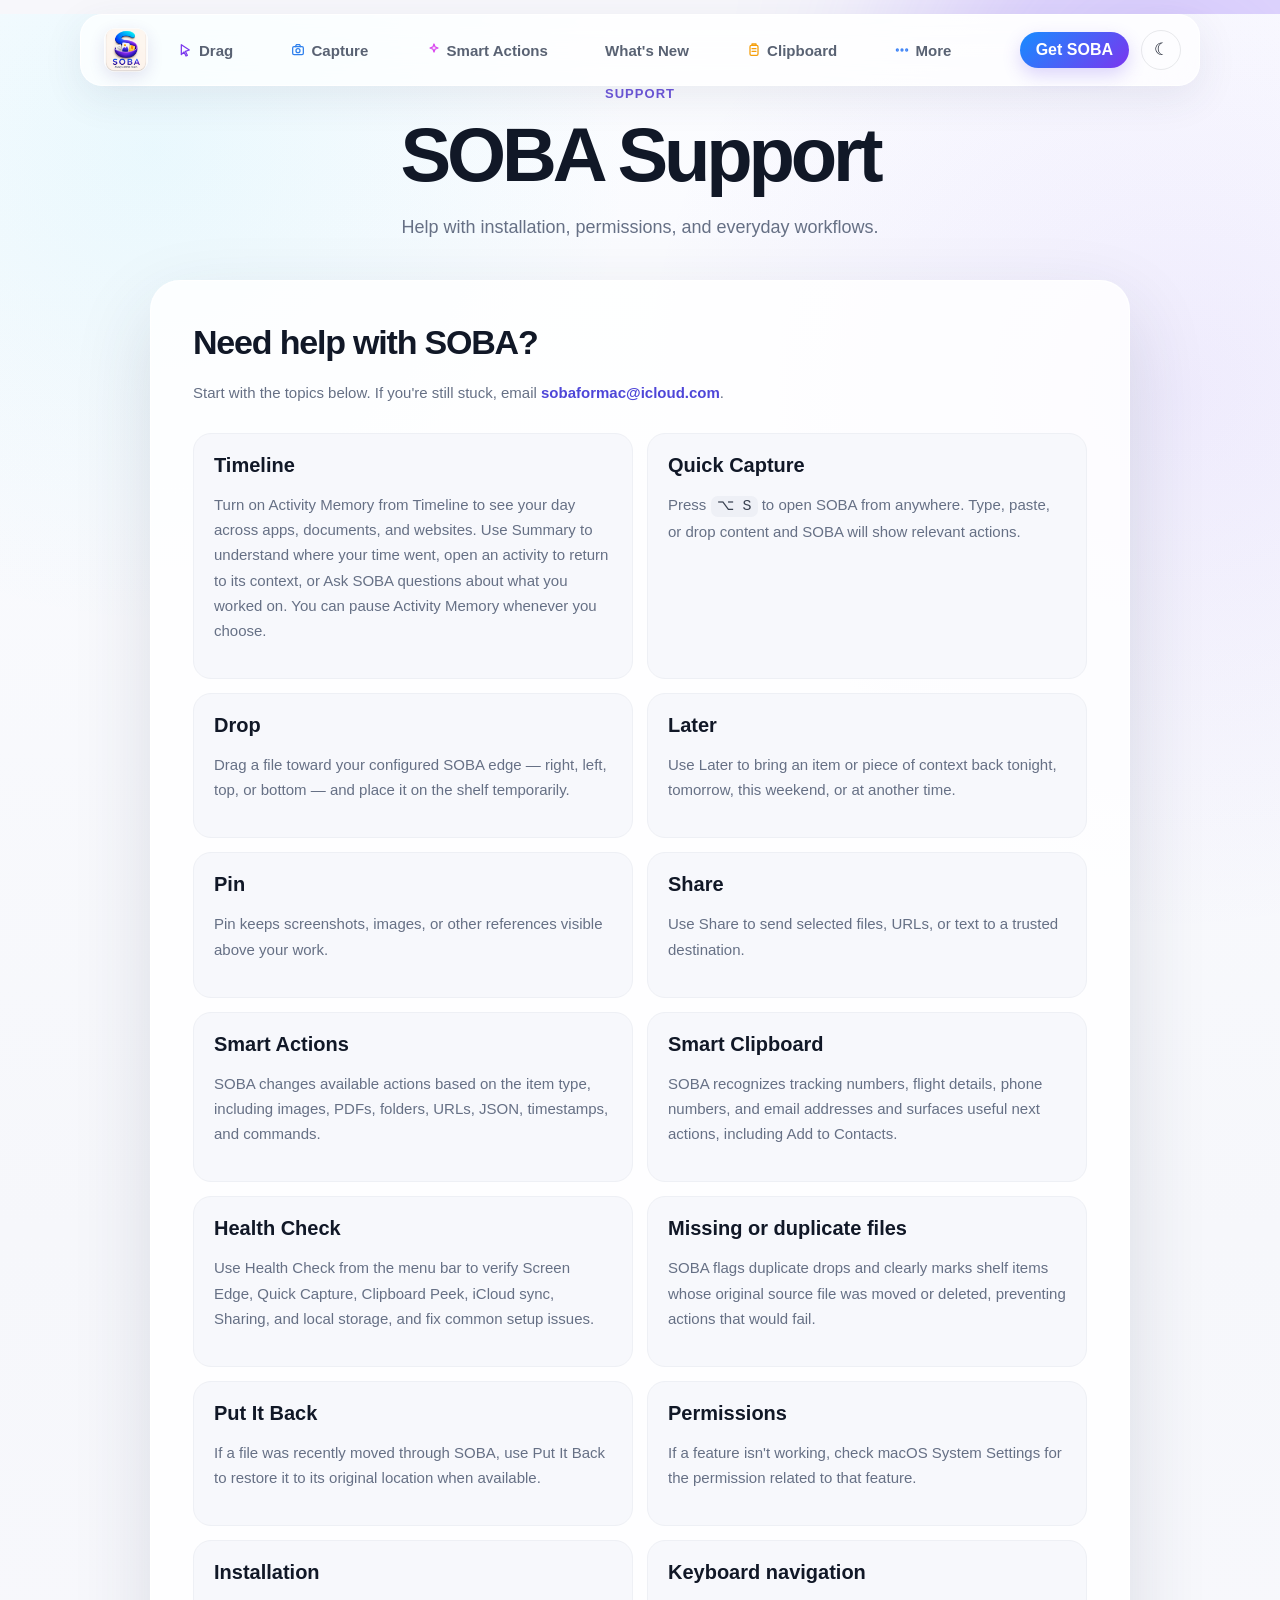
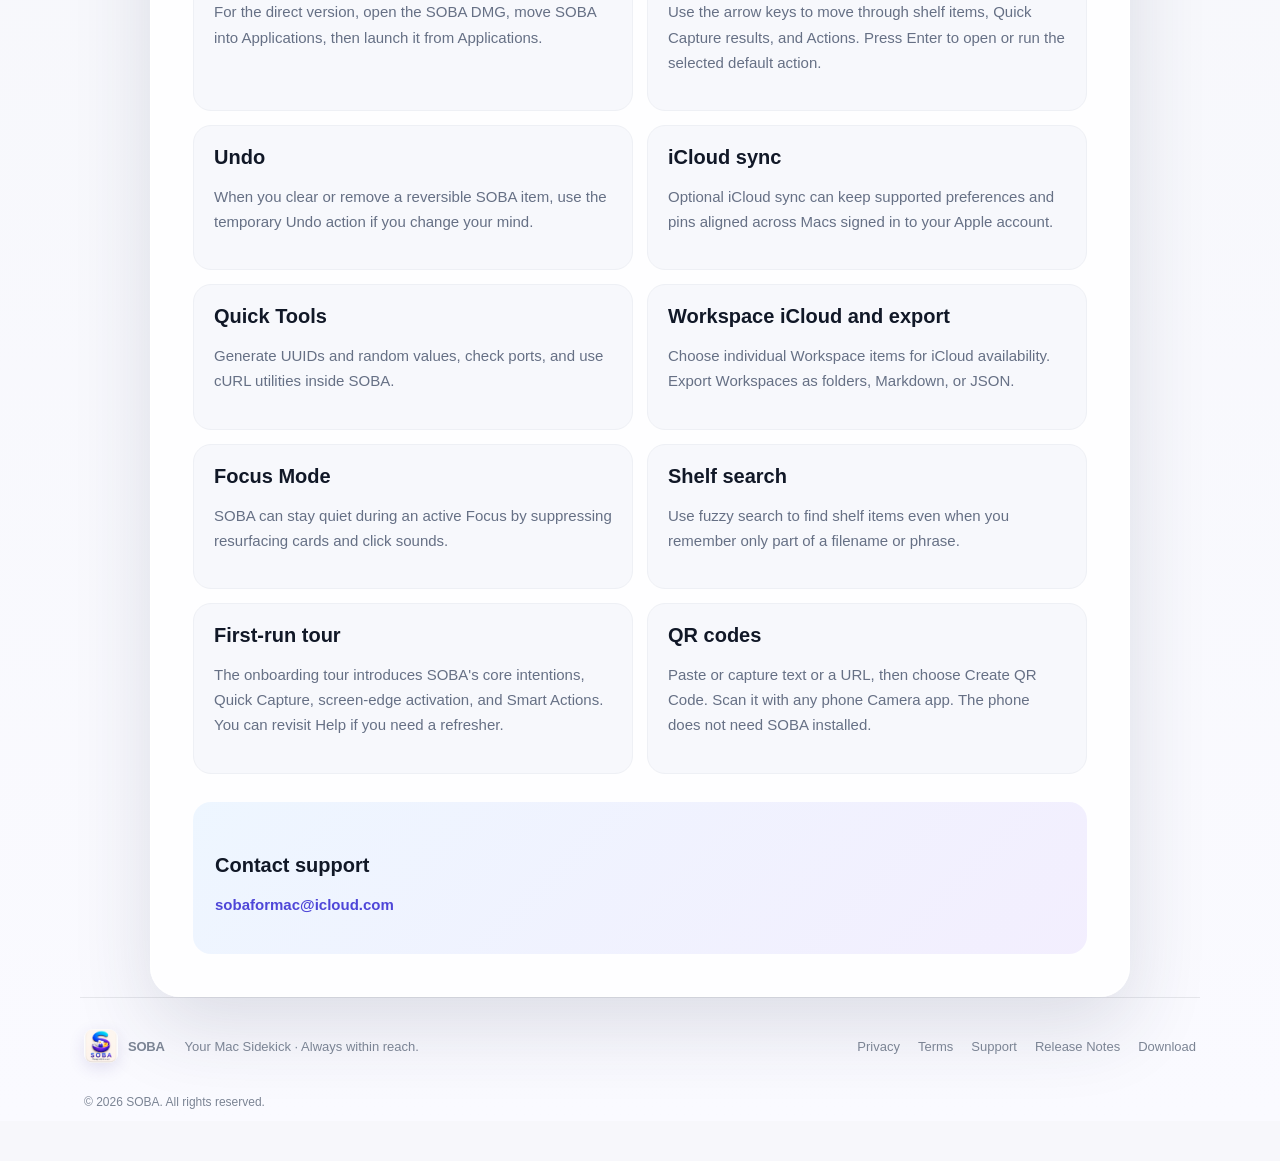
<file: support.html>
<!doctype html><html lang="en"><head><meta charset="utf-8">
<meta name="viewport" content="width=device-width,initial-scale=1">
<meta name="color-scheme" content="light dark">
<meta name="theme-color" content="#f7f7fb">
<link rel="icon" type="image/png" href="assets/soba-brand.png">
<link rel="stylesheet" href="styles.css"><title>SOBA Support</title>
<script id="soba-page-theme">
(function () {
  const KEY = "soba-theme";

  function preferredTheme() {
    const saved = localStorage.getItem(KEY);
    if (saved === "light" || saved === "dark") return saved;
    return window.matchMedia &&
      window.matchMedia("(prefers-color-scheme: dark)").matches
      ? "dark" : "light";
  }

  function updateToggle() {
    const btn = document.querySelector(".theme-toggle");
    if (!btn) return;
    const current = document.documentElement.dataset.theme || preferredTheme();
    const next = current === "dark" ? "light" : "dark";
    btn.setAttribute("aria-label", "Switch to " + next + " mode");
    btn.setAttribute("title", "Switch to " + next + " mode");
  }

  function applyTheme(theme) {
    document.documentElement.dataset.theme = theme;
    localStorage.setItem(KEY, theme);
    updateToggle();
  }

  // Apply before interaction to avoid mismatch.
  document.documentElement.dataset.theme = preferredTheme();

  document.addEventListener("DOMContentLoaded", function () {
    updateToggle();

    const btn = document.querySelector(".theme-toggle");
    if (btn) {
      btn.addEventListener("click", function () {
        const current = document.documentElement.dataset.theme || preferredTheme();
        applyTheme(current === "dark" ? "light" : "dark");
      });
    }
  });
})();
</script>

</head><body>
<div class="page-glow page-glow-one"></div><div class="page-glow page-glow-two"></div>
<header class="site-header">
    <button class="mobile-menu-toggle" type="button" aria-label="Open navigation" aria-expanded="false" aria-controls="primary-nav">
  <span></span><span></span><span></span>
</button>
    <a class="brand brand-rich" href="index.html" aria-label="SOBA home">
      <img src="assets/soba-brand.png" alt="" class="brand-icon" /></a>

    <nav class="nav-links" id="primary-nav" aria-label="Primary navigation">
      <a href="index.html#features"><svg class="nav-icon" viewBox="0 0 24 24" aria-hidden="true"><path d="m5 4 12 8-6 2 3 6-2 1-3-6-4 4Z"/></svg><span class="nav-label">Drag</span></a>
      <a href="index.html#quick-capture-shortcut"><svg class="nav-icon" viewBox="0 0 24 24" aria-hidden="true"><rect x="4" y="7" width="16" height="12" rx="2"/><path d="m8 7 1.5-3h5L16 7"/><circle cx="12" cy="13" r="3"/></svg><span class="nav-label">Capture</span></a>
      <a href="index.html#smart-actions"><svg class="nav-icon" viewBox="0 0 24 24" aria-hidden="true"><path d="m12 3 1.6 4.4L18 9l-4.4 1.6L12 15l-1.6-4.4L6 9l4.4-1.6Z"/></svg><span class="nav-label">Smart Actions</span></a>
      <a href="index.html#workspaces">What's New</a>
      <a href="index.html#clipboard"><svg class="nav-icon" viewBox="0 0 24 24" aria-hidden="true"><rect x="6" y="5" width="12" height="15" rx="2"/><path d="M9 5V3h6v2"/><path d="M9 10h6M9 14h6"/></svg><span class="nav-label">Clipboard</span></a>
      <a href="index.html#more"><svg class="nav-icon nav-icon-more" viewBox="0 0 24 24" aria-hidden="true"><circle cx="5" cy="12" r="1.5"/><circle cx="12" cy="12" r="1.5"/><circle cx="19" cy="12" r="1.5"/></svg><span class="nav-label">More</span></a></nav>

    <div class="header-actions">
      <a class="nav-get-soba" href="coming-soon.html">Get SOBA</a>
      <button class="theme-toggle theme-icon-toggle" type="button"
        aria-label="Switch to dark mode" title="Switch to dark mode">
        <span class="theme-icon" aria-hidden="true"></span>
      </button>
    </div>
  </header>
<main><section class="legal-hero"><div class="eyebrow">Support</div><h1>SOBA Support</h1><p>Help with installation, permissions, and everyday workflows.</p></section>
<section class="content-page"><div class="content-card">
<h2>Need help with SOBA?</h2><p>Start with the topics below. If you're still stuck, email <a href="mailto:sobaformac@icloud.com">sobaformac@icloud.com</a>.</p>
<div class="support-grid">
<article><h3>Timeline</h3><p>Turn on Activity Memory from Timeline to see your day across apps, documents, and websites. Use Summary to understand where your time went, open an activity to return to its context, or Ask SOBA questions about what you worked on. You can pause Activity Memory whenever you choose.</p></article>
<article><h3>Quick Capture</h3><p>Press <code>⌥ S</code> to open SOBA from anywhere. Type, paste, or drop content and SOBA will show relevant actions.</p></article>
<article><h3>Drop</h3><p>Drag a file toward your configured SOBA edge — right, left, top, or bottom — and place it on the shelf temporarily.</p></article>
<article><h3>Later</h3><p>Use Later to bring an item or piece of context back tonight, tomorrow, this weekend, or at another time.</p></article>
<article><h3>Pin</h3><p>Pin keeps screenshots, images, or other references visible above your work.</p></article>
<article><h3>Share</h3><p>Use Share to send selected files, URLs, or text to a trusted destination.</p></article>
<article><h3>Smart Actions</h3><p>SOBA changes available actions based on the item type, including images, PDFs, folders, URLs, JSON, timestamps, and commands.</p></article><article><h3>Smart Clipboard</h3><p>SOBA recognizes tracking numbers, flight details, phone numbers, and email addresses and surfaces useful next actions, including Add to Contacts.</p></article><article><h3>Health Check</h3><p>Use Health Check from the menu bar to verify Screen Edge, Quick Capture, Clipboard Peek, iCloud sync, Sharing, and local storage, and fix common setup issues.</p></article><article><h3>Missing or duplicate files</h3><p>SOBA flags duplicate drops and clearly marks shelf items whose original source file was moved or deleted, preventing actions that would fail.</p></article><article><h3>Put It Back</h3><p>If a file was recently moved through SOBA, use Put It Back to restore it to its original location when available.</p></article>
<article><h3>Permissions</h3><p>If a feature isn't working, check macOS System Settings for the permission related to that feature.</p></article>
<article><h3>Installation</h3><p>For the direct version, open the SOBA DMG, move SOBA into Applications, then launch it from Applications.</p></article>

<article><h3>Keyboard navigation</h3><p>Use the arrow keys to move through shelf items, Quick Capture results, and Actions. Press Enter to open or run the selected default action.</p></article>
<article><h3>Undo</h3><p>When you clear or remove a reversible SOBA item, use the temporary Undo action if you change your mind.</p></article>
<article><h3>iCloud sync</h3><p>Optional iCloud sync can keep supported preferences and pins aligned across Macs signed in to your Apple account.</p></article><article class="support-card"><h3>Quick Tools</h3><p>Generate UUIDs and random values, check ports, and use cURL utilities inside SOBA.</p></article><article class="support-card"><h3>Workspace iCloud and export</h3><p>Choose individual Workspace items for iCloud availability. Export Workspaces as folders, Markdown, or JSON.</p></article>
<article><h3>Focus Mode</h3><p>SOBA can stay quiet during an active Focus by suppressing resurfacing cards and click sounds.</p></article>
<article><h3>Shelf search</h3><p>Use fuzzy search to find shelf items even when you remember only part of a filename or phrase.</p></article>
<article><h3>First-run tour</h3><p>The onboarding tour introduces SOBA's core intentions, Quick Capture, screen-edge activation, and Smart Actions. You can revisit Help if you need a refresher.</p></article>
<article><h3>QR codes</h3><p>Paste or capture text or a URL, then choose Create QR Code. Scan it with any phone Camera app. The phone does not need SOBA installed.</p></article></div>
<div class="support-contact"><h3>Contact support</h3><p><a href="mailto:sobaformac@icloud.com">sobaformac@icloud.com</a></p></div>
</div></section></main>
<footer class="site-footer">
<a class="brand footer-brand" href="index.html"><img src="assets/soba-brand.png" alt="" class="brand-icon"><span>SOBA</span></a>
<p>Your Mac Sidekick · Always within reach.</p>
<div class="footer-links"><a href="privacy.html">Privacy</a><a href="terms.html">Terms</a><a href="support.html">Support</a><a href="release-notes.html">Release Notes</a><a href="coming-soon.html">Download</a></div>
<p class="copyright">© 2026 SOBA. All rights reserved.</p>
</footer>
<script id="soba-mobile-nav">
(function(){
  const btn = document.querySelector('.mobile-menu-toggle');
  const nav = document.querySelector('.site-header .nav-links');
  if(!btn || !nav) return;

  function closeMenu(){
    nav.classList.remove('mobile-open');
    btn.setAttribute('aria-expanded','false');
    btn.setAttribute('aria-label','Open navigation');
  }

  btn.addEventListener('click', function(e){
    e.stopPropagation();
    const open = nav.classList.toggle('mobile-open');
    btn.setAttribute('aria-expanded', open ? 'true' : 'false');
    btn.setAttribute('aria-label', open ? 'Close navigation' : 'Open navigation');
  });

  nav.addEventListener('click', function(e){
    if(e.target.closest('a')) closeMenu();
  });

  document.addEventListener('click', function(e){
    if(!nav.contains(e.target) && !btn.contains(e.target)) closeMenu();
  });

  document.addEventListener('keydown', function(e){
    if(e.key === 'Escape') closeMenu();
  });

  window.addEventListener('resize', function(){
    if(window.innerWidth > 900) closeMenu();
  });
})();
</script>

</body></html>
</file>
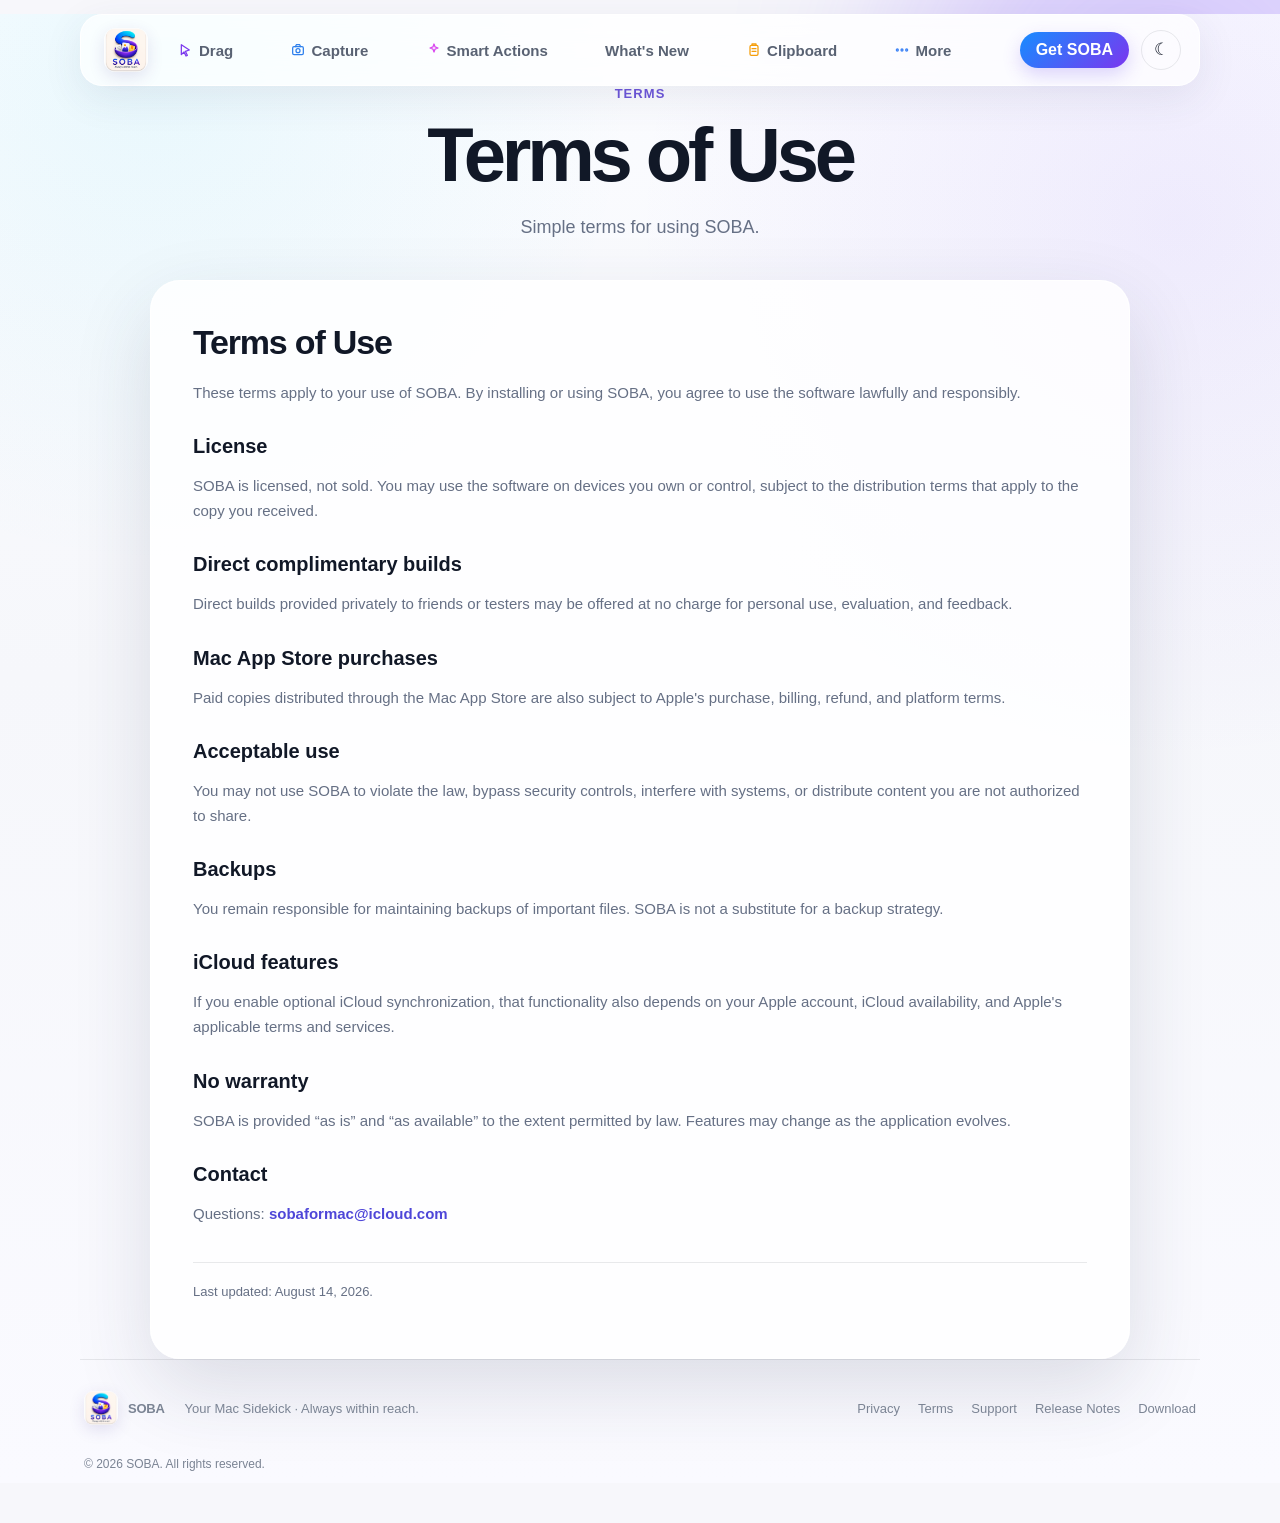
<file: terms.html>
<!doctype html><html lang="en"><head><meta charset="utf-8">
<meta name="viewport" content="width=device-width,initial-scale=1">
<meta name="color-scheme" content="light dark">
<meta name="theme-color" content="#f7f7fb">
<link rel="icon" type="image/png" href="assets/soba-brand.png">
<link rel="stylesheet" href="styles.css"><title>SOBA Terms of Use</title>
<script id="soba-page-theme">
(function () {
  const KEY = "soba-theme";

  function preferredTheme() {
    const saved = localStorage.getItem(KEY);
    if (saved === "light" || saved === "dark") return saved;
    return window.matchMedia &&
      window.matchMedia("(prefers-color-scheme: dark)").matches
      ? "dark" : "light";
  }

  function updateToggle() {
    const btn = document.querySelector(".theme-toggle");
    if (!btn) return;
    const current = document.documentElement.dataset.theme || preferredTheme();
    const next = current === "dark" ? "light" : "dark";
    btn.setAttribute("aria-label", "Switch to " + next + " mode");
    btn.setAttribute("title", "Switch to " + next + " mode");
  }

  function applyTheme(theme) {
    document.documentElement.dataset.theme = theme;
    localStorage.setItem(KEY, theme);
    updateToggle();
  }

  // Apply before interaction to avoid mismatch.
  document.documentElement.dataset.theme = preferredTheme();

  document.addEventListener("DOMContentLoaded", function () {
    updateToggle();

    const btn = document.querySelector(".theme-toggle");
    if (btn) {
      btn.addEventListener("click", function () {
        const current = document.documentElement.dataset.theme || preferredTheme();
        applyTheme(current === "dark" ? "light" : "dark");
      });
    }
  });
})();
</script>

</head><body>
<div class="page-glow page-glow-one"></div><div class="page-glow page-glow-two"></div>
<header class="site-header">
    <button class="mobile-menu-toggle" type="button" aria-label="Open navigation" aria-expanded="false" aria-controls="primary-nav">
  <span></span><span></span><span></span>
</button>
    <a class="brand brand-rich" href="index.html" aria-label="SOBA home">
      <img src="assets/soba-brand.png" alt="" class="brand-icon" /></a>

    <nav class="nav-links" id="primary-nav" aria-label="Primary navigation">
      <a href="index.html#features"><svg class="nav-icon" viewBox="0 0 24 24" aria-hidden="true"><path d="m5 4 12 8-6 2 3 6-2 1-3-6-4 4Z"/></svg><span class="nav-label">Drag</span></a>
      <a href="index.html#quick-capture-shortcut"><svg class="nav-icon" viewBox="0 0 24 24" aria-hidden="true"><rect x="4" y="7" width="16" height="12" rx="2"/><path d="m8 7 1.5-3h5L16 7"/><circle cx="12" cy="13" r="3"/></svg><span class="nav-label">Capture</span></a>
      <a href="index.html#smart-actions"><svg class="nav-icon" viewBox="0 0 24 24" aria-hidden="true"><path d="m12 3 1.6 4.4L18 9l-4.4 1.6L12 15l-1.6-4.4L6 9l4.4-1.6Z"/></svg><span class="nav-label">Smart Actions</span></a>
      <a href="index.html#workspaces">What's New</a>
      <a href="index.html#clipboard"><svg class="nav-icon" viewBox="0 0 24 24" aria-hidden="true"><rect x="6" y="5" width="12" height="15" rx="2"/><path d="M9 5V3h6v2"/><path d="M9 10h6M9 14h6"/></svg><span class="nav-label">Clipboard</span></a>
      <a href="index.html#more"><svg class="nav-icon nav-icon-more" viewBox="0 0 24 24" aria-hidden="true"><circle cx="5" cy="12" r="1.5"/><circle cx="12" cy="12" r="1.5"/><circle cx="19" cy="12" r="1.5"/></svg><span class="nav-label">More</span></a></nav>

    <div class="header-actions">
      <a class="nav-get-soba" href="coming-soon.html">Get SOBA</a>
      <button class="theme-toggle theme-icon-toggle" type="button"
        aria-label="Switch to dark mode" title="Switch to dark mode">
        <span class="theme-icon" aria-hidden="true"></span>
      </button>
    </div>
  </header>
<main><section class="legal-hero"><div class="eyebrow">Terms</div><h1>Terms of Use</h1><p>Simple terms for using SOBA.</p></section>
<section class="content-page"><div class="content-card">
<h2>Terms of Use</h2>
<p>These terms apply to your use of SOBA. By installing or using SOBA, you agree to use the software lawfully and responsibly.</p>
<h3>License</h3><p>SOBA is licensed, not sold. You may use the software on devices you own or control, subject to the distribution terms that apply to the copy you received.</p>
<h3>Direct complimentary builds</h3><p>Direct builds provided privately to friends or testers may be offered at no charge for personal use, evaluation, and feedback.</p>
<h3>Mac App Store purchases</h3><p>Paid copies distributed through the Mac App Store are also subject to Apple's purchase, billing, refund, and platform terms.</p>
<h3>Acceptable use</h3><p>You may not use SOBA to violate the law, bypass security controls, interfere with systems, or distribute content you are not authorized to share.</p>
<h3>Backups</h3><p>You remain responsible for maintaining backups of important files. SOBA is not a substitute for a backup strategy.</p>

<h3>iCloud features</h3>
<p>If you enable optional iCloud synchronization, that functionality also depends on your Apple account, iCloud availability, and Apple's applicable terms and services.</p>
<h3>No warranty</h3><p>SOBA is provided “as is” and “as available” to the extent permitted by law. Features may change as the application evolves.</p>
<h3>Contact</h3><p>Questions: <a href="mailto:sobaformac@icloud.com">sobaformac@icloud.com</a></p>
<p class="legal-note">Last updated: August 14, 2026.</p>
</div></section></main>
<footer class="site-footer">
<a class="brand footer-brand" href="index.html"><img src="assets/soba-brand.png" alt="" class="brand-icon"><span>SOBA</span></a>
<p>Your Mac Sidekick · Always within reach.</p>
<div class="footer-links"><a href="privacy.html">Privacy</a><a href="terms.html">Terms</a><a href="support.html">Support</a><a href="release-notes.html">Release Notes</a><a href="coming-soon.html">Download</a></div>
<p class="copyright">© 2026 SOBA. All rights reserved.</p>
</footer>
<script id="soba-mobile-nav">
(function(){
  const btn = document.querySelector('.mobile-menu-toggle');
  const nav = document.querySelector('.site-header .nav-links');
  if(!btn || !nav) return;

  function closeMenu(){
    nav.classList.remove('mobile-open');
    btn.setAttribute('aria-expanded','false');
    btn.setAttribute('aria-label','Open navigation');
  }

  btn.addEventListener('click', function(e){
    e.stopPropagation();
    const open = nav.classList.toggle('mobile-open');
    btn.setAttribute('aria-expanded', open ? 'true' : 'false');
    btn.setAttribute('aria-label', open ? 'Close navigation' : 'Open navigation');
  });

  nav.addEventListener('click', function(e){
    if(e.target.closest('a')) closeMenu();
  });

  document.addEventListener('click', function(e){
    if(!nav.contains(e.target) && !btn.contains(e.target)) closeMenu();
  });

  document.addEventListener('keydown', function(e){
    if(e.key === 'Escape') closeMenu();
  });

  window.addEventListener('resize', function(){
    if(window.innerWidth > 900) closeMenu();
  });
})();
</script>

</body></html>
</file>
<file: styles.css>
:root {
  color-scheme: light;
  --bg: #f7f7fb;
  --surface: rgba(255, 255, 255, 0.76);
  --surface-strong: #ffffff;
  --text: #111827;
  --muted: #667085;
  --line: rgba(15, 23, 42, 0.09);
  --blue: #168cff;
  --cyan: #22d3ee;
  --purple: #6d35f2;
  --violet: #8b5cf6;
  --pink: #e63b7a;
  --green: #31bd62;
  --orange: #f59e0b;
  --shadow: 0 30px 80px rgba(45, 49, 80, 0.14);
  --radius-xl: 36px;
  --radius-lg: 26px;
  --radius-md: 18px;
}

* { box-sizing: border-box; }

html {
  scroll-behavior: smooth;
  background: var(--bg);
}

body {
  margin: 0;
  min-height: 100vh;
  font-family: -apple-system, BlinkMacSystemFont, "SF Pro Display", "SF Pro Text", "Helvetica Neue", Arial, sans-serif;
  color: var(--text);
  background:
    radial-gradient(circle at 12% 5%, rgba(34, 211, 238, .08), transparent 30rem),
    radial-gradient(circle at 92% 14%, rgba(109, 53, 242, .08), transparent 34rem),
    linear-gradient(180deg, #fbfcff 0%, #f6f7fb 45%, #fafaff 100%);
  overflow-x: hidden;
}

a { color: inherit; text-decoration: none; }

button, a { -webkit-tap-highlight-color: transparent; }

.page-glow {
  position: fixed;
  pointer-events: none;
  width: 34rem;
  height: 34rem;
  border-radius: 50%;
  filter: blur(90px);
  opacity: .25;
  z-index: -1;
}

.page-glow-one {
  top: -10rem;
  right: -10rem;
  background: #7c4dff;
}

.page-glow-two {
  top: 42rem;
  left: -15rem;
  background: #21d4fd;
}

.site-header {
  position: sticky;
  top: 14px;
  z-index: 50;
  width: min(1120px, calc(100% - 32px));
  margin: 14px auto 0;
  padding: 10px 12px 10px 14px;
  display: grid;
  grid-template-columns: 1fr auto 1fr;
  align-items: center;
  background: rgba(255, 255, 255, 0.72);
  border: 1px solid rgba(255, 255, 255, .9);
  box-shadow: 0 12px 40px rgba(57, 63, 98, .09);
  backdrop-filter: blur(24px) saturate(150%);
  -webkit-backdrop-filter: blur(24px) saturate(150%);
  border-radius: 22px;
}

.brand {
  display: inline-flex;
  align-items: center;
  gap: 10px;
  font-weight: 750;
  letter-spacing: -.02em;
  width: fit-content;
}

.brand-icon {
  width: 34px;
  height: 34px;
  object-fit: cover;
  border-radius: 9px;
  box-shadow: 0 5px 16px rgba(60, 50, 150, .13);
}

.nav-links {
  display: flex;
  align-items: center;
  gap: 26px;
  font-size: 14px;
  color: #596273;
}

.nav-links a:hover { color: #111827; }

.site-header > .button {
  justify-self: end;
}

.button {
  display: inline-flex;
  align-items: center;
  justify-content: center;
  gap: 9px;
  border-radius: 14px;
  font-weight: 700;
  transition: transform .18s ease, box-shadow .18s ease, background .18s ease;
}

.button:hover { transform: translateY(-2px); }

.button-small {
  padding: 10px 16px;
  font-size: 14px;
}

.button-large {
  padding: 15px 21px;
  font-size: 16px;
}

.button-primary {
  color: white;
  background: linear-gradient(135deg, #128cff 0%, #3456e8 46%, #7936e8 100%);
  box-shadow: 0 10px 24px rgba(71, 72, 217, .24);
}

.button-primary:hover { box-shadow: 0 14px 32px rgba(71, 72, 217, .32); }

.button-secondary {
  color: #242b3b;
  background: rgba(255,255,255,.72);
  border: 1px solid rgba(30, 41, 59, .10);
  box-shadow: 0 8px 18px rgba(34, 43, 72, .06);
}

.hero {
  width: min(1120px, calc(100% - 40px));
  margin: 72px auto 26px;
  min-height: 680px;
  display: grid;
  grid-template-columns: 1.08fr .92fr;
  align-items: center;
  gap: 54px;
}

.eyebrow {
  color: #6c55d9;
  font-weight: 760;
  font-size: 13px;
  letter-spacing: .08em;
  text-transform: uppercase;
  margin-bottom: 16px;
}

.hero h1,
.section h2 {
  margin: 0;
  letter-spacing: -.055em;
  line-height: .98;
}

.hero h1 {
  font-size: clamp(54px, 6vw, 86px);
  max-width: 760px;
}

.hero h1 span {
  background: linear-gradient(100deg, #117df0 5%, #3d58e7 45%, #7b3bd4 90%);
  -webkit-background-clip: text;
  background-clip: text;
  color: transparent;
}

.hero-subtitle {
  max-width: 650px;
  margin: 26px 0 0;
  color: var(--muted);
  line-height: 1.65;
  font-size: 19px;
}

.hero-actions {
  display: flex;
  gap: 12px;
  margin-top: 32px;
  flex-wrap: wrap;
}

.hero-meta {
  margin-top: 18px;
  color: #7a8497;
  font-size: 13px;
  display: flex;
  gap: 9px;
  flex-wrap: wrap;
}

.dot { opacity: .5; }

.hero-visual {
  min-height: 540px;
  display: grid;
  place-items: center;
  position: relative;
}

.icon-halo {
  position: absolute;
  width: 430px;
  height: 430px;
  border-radius: 50%;
  background:
    radial-gradient(circle at 35% 30%, rgba(25, 199, 251, .35), transparent 50%),
    radial-gradient(circle at 65% 65%, rgba(115, 54, 239, .30), transparent 54%);
  filter: blur(42px);
}

.hero-icon {
  position: relative;
  width: min(490px, 94%);
  border-radius: 28%;
  filter: drop-shadow(0 30px 40px rgba(65, 54, 116, .18));
  transform: rotate(1.5deg);
}

.shortcut-strip {
  width: min(1040px, calc(100% - 40px));
  margin: 0 auto 105px;
  background: rgba(255,255,255,.68);
  border: 1px solid rgba(255,255,255,.88);
  box-shadow: 0 16px 50px rgba(38, 45, 76, .08);
  backdrop-filter: blur(20px);
  border-radius: 22px;
  padding: 18px 22px;
  display: flex;
  align-items: center;
  justify-content: space-between;
  gap: 28px;
}

.shortcut-copy {
  display: flex;
  align-items: center;
  gap: 12px;
  color: #596273;
  font-size: 14px;
}

.shortcut-key, kbd {
  background: linear-gradient(180deg, #fff, #f0f1f6);
  border: 1px solid rgba(20,30,50,.12);
  border-bottom-width: 2px;
  border-radius: 9px;
  padding: 6px 9px;
  color: #293144;
  font: inherit;
  font-weight: 760;
  box-shadow: 0 4px 10px rgba(28,35,58,.06);
}

.shortcut-actions {
  display: flex;
  align-items: center;
  gap: 12px;
  font-size: 12px;
  font-weight: 780;
  letter-spacing: .07em;
  color: #536174;
}

.shortcut-actions i {
  width: 4px;
  height: 4px;
  background: #b4bcc8;
  border-radius: 50%;
}

.section {
  width: min(1120px, calc(100% - 40px));
  margin: 0 auto 120px;
}

.section-heading {
  max-width: 720px;
  margin-bottom: 42px;
}

.section-heading.compact { margin-bottom: 30px; }

.section h2 {
  font-size: clamp(42px, 5vw, 66px);
}

.section-heading p,
.quick-capture-copy > p,
.privacy-card p,
.download-copy > p {
  color: var(--muted);
  font-size: 18px;
  line-height: 1.65;
}

.feature-grid {
  display: grid;
  grid-template-columns: repeat(2, minmax(0,1fr));
  gap: 18px;
}

.feature-card {
  min-height: 265px;
  padding: 30px;
  border-radius: var(--radius-lg);
  background: rgba(255,255,255,.76);
  border: 1px solid rgba(255,255,255,.95);
  box-shadow: 0 18px 45px rgba(45, 52, 81, .08);
  position: relative;
  overflow: hidden;
}

.feature-card::after {
  content: "";
  position: absolute;
  width: 180px;
  height: 180px;
  right: -70px;
  top: -80px;
  border-radius: 50%;
  background: var(--accent);
  opacity: .08;
  filter: blur(4px);
}

.feature-card-wide {
  grid-column: 1 / -1;
  min-height: 220px;
}

.feature-icon {
  width: 48px;
  height: 48px;
  border-radius: 14px;
  display: grid;
  place-items: center;
  background: color-mix(in srgb, var(--accent) 11%, white);
  color: var(--accent);
  font-size: 25px;
  font-weight: 800;
  margin-bottom: 28px;
}

.feature-card h3 {
  margin: 0 0 10px;
  font-size: 27px;
  letter-spacing: -.035em;
}

.feature-card p {
  margin: 0;
  max-width: 560px;
  color: var(--muted);
  line-height: 1.62;
  font-size: 16px;
}

.feature-caption {
  position: absolute;
  right: 26px;
  bottom: 24px;
  font-size: 12px;
  text-transform: uppercase;
  letter-spacing: .08em;
  color: color-mix(in srgb, var(--accent) 78%, #475467);
  font-weight: 790;
}

.accent-blue { --accent: #168cff; }
.accent-purple { --accent: #8051ef; }
.accent-pink { --accent: #e63b7a; }
.accent-green { --accent: #31bd62; }
.accent-orange { --accent: #f59e0b; }

.quick-capture-section {
  display: grid;
  grid-template-columns: .92fr 1.08fr;
  gap: 70px;
  align-items: center;
}

.quick-capture-copy h2 {
  font-size: clamp(42px, 4.5vw, 62px);
}

.example-list {
  margin-top: 28px;
  display: grid;
  gap: 10px;
}

.example-row {
  display: flex;
  justify-content: space-between;
  gap: 18px;
  padding: 14px 16px;
  border-radius: 15px;
  background: rgba(255,255,255,.62);
  border: 1px solid rgba(30, 41, 59, .07);
  color: #596273;
  font-size: 13px;
}

.example-row code {
  overflow: hidden;
  text-overflow: ellipsis;
  white-space: nowrap;
  color: #2e3646;
}

.capture-mockup {
  border-radius: 30px;
  padding: 22px;
  background:
    linear-gradient(145deg, rgba(30,35,48,.98), rgba(25,28,37,.94));
  color: white;
  border: 1px solid rgba(255,255,255,.1);
  box-shadow: 0 36px 80px rgba(17, 24, 39, .28);
}

.capture-header {
  display: flex;
  justify-content: space-between;
  padding: 2px 4px 17px;
  color: #f5f6f8;
}

.capture-input {
  border-top: 1px solid rgba(255,255,255,.12);
  border-bottom: 1px solid rgba(255,255,255,.12);
  padding: 18px 4px;
  color: #9fa7b4;
  font-size: 15px;
}

.capture-result {
  margin: 18px 0;
  border: 1px solid rgba(255,255,255,.10);
  background: rgba(255,255,255,.045);
  padding: 16px;
  border-radius: 18px;
}

.capture-result-type {
  display: grid;
  grid-template-columns: auto 1fr auto;
  align-items: center;
  gap: 12px;
}

.capture-result-type small {
  color: #959eaa;
  display: block;
  margin-top: 4px;
}

.capture-badge {
  width: 42px;
  height: 42px;
  display: grid;
  place-items: center;
  border-radius: 12px;
  color: #b99aff;
  background: rgba(139, 92, 246, .12);
}

.valid {
  color: #66d988;
  font-size: 13px;
  font-weight: 700;
}

.capture-buttons {
  display: grid;
  grid-template-columns: repeat(4, 1fr);
  gap: 8px;
  margin-top: 18px;
}

.capture-buttons button {
  appearance: none;
  border: 1px solid rgba(255,255,255,.10);
  color: #eef1f5;
  background: rgba(255,255,255,.06);
  padding: 11px 8px;
  border-radius: 11px;
  font: inherit;
  font-size: 13px;
}

.capture-footer {
  border-top: 1px solid rgba(255,255,255,.1);
  padding-top: 16px;
  display: flex;
  justify-content: space-between;
  color: #8e97a4;
  font-size: 12px;
}

.philosophy-card,
.privacy-card,
.download-card {
  border-radius: var(--radius-xl);
  background: rgba(255,255,255,.74);
  border: 1px solid rgba(255,255,255,.95);
  box-shadow: var(--shadow);
}

.philosophy-card {
  padding: 54px;
  display: grid;
  grid-template-columns: 1fr .92fr;
  gap: 80px;
  align-items: end;
}

.philosophy-card h2 {
  font-size: clamp(40px,4.2vw,58px);
}

.philosophy-card p {
  color: var(--muted);
  line-height: 1.7;
  font-size: 18px;
  margin: 0;
}

.privacy-card {
  padding: 50px;
  display: grid;
  grid-template-columns: auto 1.2fr .8fr;
  gap: 30px;
  align-items: center;
}

.privacy-lock {
  width: 56px;
  height: 56px;
  border-radius: 17px;
  display: grid;
  place-items: center;
  color: #31bd62;
  background: rgba(49, 189, 98, .11);
  box-shadow: inset 0 0 0 1px rgba(49, 189, 98, .10);
}

.privacy-card h2 {
  font-size: clamp(38px,4vw,55px);
}

.privacy-points {
  display: grid;
  gap: 12px;
  color: #4d596b;
  font-size: 14px;
}

.download-card {
  padding: 36px 48px 36px 36px;
  display: grid;
  grid-template-columns: 340px 1fr;
  align-items: center;
  gap: 48px;
}

.download-art {
  border-radius: 30px;
  background:
    radial-gradient(circle at 30% 25%, rgba(34,211,238,.22), transparent 45%),
    radial-gradient(circle at 70% 75%, rgba(124,58,237,.18), transparent 47%),
    #f7f8fd;
  display: grid;
  place-items: center;
  min-height: 360px;
}

.download-art img {
  width: 285px;
  max-width: 88%;
  border-radius: 26%;
  filter: drop-shadow(0 22px 30px rgba(57, 47, 112, .18));
}

.download-copy h2 {
  font-size: clamp(42px,4.5vw,60px);
}

.download-actions { margin: 26px 0 16px; }

.download-info {
  display: flex;
  flex-wrap: wrap;
  gap: 9px;
  color: #7b8494;
  font-size: 13px;
}

.download-note {
  margin-top: 18px !important;
  padding: 12px 14px;
  border-radius: 12px;
  background: #f4f5fa;
  color: #687286 !important;
  font-size: 12px !important;
}

.download-note code,
.faq-grid code {
  background: #eceef4;
  border-radius: 6px;
  padding: 2px 5px;
}

.faq-grid {
  display: grid;
  grid-template-columns: repeat(2,minmax(0,1fr));
  gap: 14px;
}

.faq-grid details {
  border-radius: 18px;
  background: rgba(255,255,255,.72);
  border: 1px solid rgba(255,255,255,.95);
  box-shadow: 0 14px 35px rgba(43,51,79,.06);
  padding: 18px 20px;
}

.faq-grid summary {
  cursor: pointer;
  font-weight: 720;
}

.faq-grid p {
  color: var(--muted);
  line-height: 1.55;
  margin: 14px 0 2px;
}

.site-footer {
  width: min(1120px, calc(100% - 40px));
  margin: 0 auto 40px;
  padding: 28px 4px 12px;
  border-top: 1px solid var(--line);
  display: grid;
  grid-template-columns: auto 1fr auto;
  gap: 20px;
  align-items: center;
  color: #7b8494;
  font-size: 13px;
}

.footer-links {
  display: flex;
  gap: 18px;
}

.footer-links a:hover { color: #2c3444; }

.copyright {
  grid-column: 1 / -1;
  font-size: 12px;
  margin: 8px 0 0;
}

@media (max-width: 900px) {
  .site-header {
    grid-template-columns: 1fr auto;
  }

  .nav-links { display: none; }

  .hero,
  .quick-capture-section,
  .philosophy-card,
  .privacy-card,
  .download-card {
    grid-template-columns: 1fr;
  }

  .hero {
    margin-top: 50px;
    gap: 20px;
  }

  .hero-copy { text-align: center; }
  .hero-subtitle { margin-left: auto; margin-right: auto; }
  .hero-actions, .hero-meta { justify-content: center; }
  .hero-visual { min-height: 420px; }
  .hero-icon { max-width: 430px; }

  .shortcut-strip {
    align-items: flex-start;
    flex-direction: column;
  }

  .feature-grid { grid-template-columns: 1fr; }
  .feature-card-wide { grid-column: auto; }
  .philosophy-card { gap: 25px; }
  .privacy-card { gap: 18px; }
  .download-card { padding: 28px; }
  .download-art { min-height: 320px; }
}

@media (max-width: 620px) {
  .site-header > .button { display: none; }

  .hero h1 { font-size: 50px; }
  .hero { min-height: auto; }
  .hero-visual { min-height: 340px; }
  .hero-icon { width: 330px; }

  .shortcut-actions {
    width: 100%;
    overflow-x: auto;
  }

  .section {
    margin-bottom: 86px;
  }

  .feature-card {
    min-height: 240px;
    padding: 25px;
  }

  .example-row {
    flex-direction: column;
    gap: 6px;
  }

  .capture-buttons {
    grid-template-columns: repeat(2,1fr);
  }

  .capture-footer {
    gap: 12px;
    flex-wrap: wrap;
  }

  .philosophy-card,
  .privacy-card {
    padding: 30px;
  }

  .faq-grid { grid-template-columns: 1fr; }

  .site-footer {
    grid-template-columns: 1fr;
  }

  .footer-links { flex-wrap: wrap; }
}




/* Contextual Quick Capture examples */
.capture-examples {
  display: grid;
  gap: 26px;
}

.capture-example {
  display: grid;
  grid-template-columns: .72fr 1.28fr;
  gap: 22px;
  align-items: center;
  padding: 22px;
  border-radius: 28px;
  background: rgba(255,255,255,.72);
  border: 1px solid rgba(255,255,255,.95);
  box-shadow: 0 18px 48px rgba(40,48,75,.07);
}

.use-case-copy {
  padding: 8px 4px 8px 8px;
}

.use-case-kicker {
  display: inline-block;
  margin-bottom: 10px;
  color: #6d35f2;
  font-size: 11px;
  font-weight: 800;
  letter-spacing: .08em;
  text-transform: uppercase;
}

.use-case-copy h3 {
  margin: 0 0 10px;
  font-size: 23px;
  letter-spacing: -.03em;
}

.use-case-copy p {
  margin: 0;
  color: #667085;
  line-height: 1.58;
  font-size: 14px;
}

.soba-preview {
  border-radius: 26px;
  padding: 22px;
  background: linear-gradient(145deg, #262a34, #20232c);
  color: white;
  box-shadow: 0 24px 54px rgba(17,24,39,.24);
  border: 1px solid rgba(255,255,255,.08);
}

.soba-preview-top {
  display: flex;
  justify-content: space-between;
  align-items: center;
  padding: 0 4px 17px;
  border-bottom: 1px solid rgba(255,255,255,.11);
}

.close-mark { color: #d2d7df; }

.soba-preview-input {
  padding: 16px 4px;
  color: #aab1bd;
  font-size: 13px;
  border-bottom: 1px solid rgba(255,255,255,.09);
  overflow: hidden;
  text-overflow: ellipsis;
  white-space: nowrap;
}

.soba-preview-card {
  margin-top: 18px;
  padding: 16px;
  border-radius: 18px;
  border: 1px solid rgba(255,255,255,.10);
  background: rgba(255,255,255,.035);
}

.preview-row {
  display: grid;
  grid-template-columns: auto 1fr auto;
  align-items: center;
  gap: 12px;
}

.preview-symbol {
  min-width: 42px;
  height: 42px;
  padding: 0 8px;
  display: grid;
  place-items: center;
  border-radius: 12px;
  font-size: 12px;
  font-weight: 800;
}
.preview-symbol.purple { color: #c4a4ff; background: rgba(139,92,246,.16); }
.preview-symbol.blue { color: #6cb9ff; background: rgba(22,140,255,.15); }
.preview-symbol.red { color: #ff8d8d; background: rgba(239,68,68,.14); }
.preview-symbol.green { color: #79e69a; background: rgba(49,189,98,.14); }

.preview-title strong { display: block; font-size: 14px; }
.preview-title small { display: block; margin-top: 3px; color: #9da6b3; font-size: 11px; }

.preview-status {
  font-size: 11px;
  font-weight: 760;
}
.preview-status.valid { color: #61dc84; }
.preview-status.muted { color: #9aa3af; }

.preview-actions {
  display: grid;
  gap: 8px;
  margin-top: 16px;
}
.preview-actions.four { grid-template-columns: repeat(4, 1fr); }
.preview-actions.three { grid-template-columns: repeat(3, 1fr); }
.preview-actions.two { grid-template-columns: repeat(2, 1fr); }

.preview-actions button {
  appearance: none;
  border: 1px solid rgba(255,255,255,.11);
  color: #f3f5f7;
  background: rgba(255,255,255,.06);
  padding: 10px 8px;
  border-radius: 10px;
  font: inherit;
  font-size: 12px;
  font-weight: 650;
}

.preview-actions.secondary {
  margin-top: 8px;
}

@media (max-width: 900px) {
  .capture-example {
    grid-template-columns: 1fr;
  }
}

@media (max-width: 620px) {
  .capture-example {
    padding: 14px;
  }
  .soba-preview {
    padding: 16px;
    border-radius: 20px;
  }
  .preview-actions.four {
    grid-template-columns: repeat(2, 1fr);
  }
}


/* Quick Capture: full-width intro + examples below */
.quick-capture-section {
  display: block;
}

.quick-capture-copy-wide {
  max-width: 900px;
  margin: 0 auto 38px;
  text-align: center;
}

.quick-capture-copy-wide > p {
  max-width: 740px;
  margin: 18px auto 0;
}

.example-list-horizontal {
  margin-top: 28px;
  grid-template-columns: repeat(3, minmax(0, 1fr));
}

.example-list-horizontal .example-row {
  min-width: 0;
  text-align: left;
  flex-direction: column;
  align-items: flex-start;
}

.capture-examples-grid {
  display: grid;
  grid-template-columns: repeat(2, minmax(0, 1fr));
  gap: 20px;
}

.capture-examples-grid .capture-example {
  grid-template-columns: 1fr;
  align-items: stretch;
  gap: 16px;
}

.capture-examples-grid .use-case-copy {
  min-height: 132px;
}

.capture-examples-grid .soba-preview {
  height: 100%;
}

@media (max-width: 900px) {
  .example-list-horizontal {
    grid-template-columns: 1fr;
  }

  .capture-examples-grid {
    grid-template-columns: 1fr;
  }

  .capture-examples-grid .use-case-copy {
    min-height: auto;
  }
}


/* Timestamp and command Quick Capture examples */
.preview-symbol.amber {
  color: #ffc562;
  background: rgba(245, 158, 11, .15);
}

.preview-symbol.teal {
  color: #69e3d0;
  background: rgba(20, 184, 166, .15);
}

.timestamp-values {
  display: grid;
  gap: 7px;
  margin-top: 15px;
  padding: 11px 12px;
  border-radius: 12px;
  background: rgba(255,255,255,.035);
  border: 1px solid rgba(255,255,255,.07);
}

.timestamp-values > div {
  display: grid;
  grid-template-columns: 52px 1fr;
  gap: 9px;
  align-items: start;
}

.timestamp-values span {
  color: #8f98a5;
  font-size: 10px;
  font-weight: 700;
}

.timestamp-values strong {
  color: #e7eaf0;
  font-size: 10px;
  line-height: 1.4;
  font-weight: 560;
}

.preview-actions.one {
  grid-template-columns: 1fr;
}

.preview-actions .disabled-action {
  color: #8d95a2;
  border-color: rgba(255,255,255,.07);
  background: rgba(255,255,255,.025);
}

.preview-actions .disabled-action span {
  color: #6f7783;
  font-size: 10px;
  font-weight: 500;
}

.smart-grid{display:grid;grid-template-columns:repeat(3,minmax(0,1fr));gap:18px}
.smart-card{padding:20px;border-radius:26px;background:rgba(255,255,255,.76);border:1px solid rgba(255,255,255,.95);box-shadow:0 18px 46px rgba(40,48,75,.08)}
.smart-copy{min-height:180px}.smart-copy h3{margin:0 0 10px;font-size:24px;letter-spacing:-.035em}.smart-copy p{margin:0;color:#667085;line-height:1.58;font-size:14px}
.smart-menu{min-height:470px;padding:16px;border-radius:22px;background:linear-gradient(145deg,#202326,#181a1d);color:#eef1f5;position:relative;overflow:hidden}
.smart-menu-head{display:flex;justify-content:space-between;padding-bottom:14px;border-bottom:1px solid rgba(255,255,255,.09)}
.smart-menu-item{display:grid;grid-template-columns:auto 1fr;gap:9px;align-items:center;margin-top:14px}.smart-menu-item b,.smart-menu-item small{display:block}.smart-menu-item small{margin-top:3px;color:#858e99;font-size:10px}
.kind{width:31px;height:31px;border-radius:9px;display:grid;place-items:center;font-size:9px;font-weight:800}.kind.blue{color:#54adff;background:rgba(22,140,255,.15)}.kind.red{color:#ff8080;background:rgba(239,68,68,.15)}.kind.green{color:#68df88;background:rgba(49,189,98,.15)}
.smart-buttons{display:grid;grid-template-columns:repeat(2,1fr);gap:7px;margin-top:12px}.smart-buttons button,.smart-action-title{border:1px solid rgba(255,255,255,.09);color:#eef1f5;background:rgba(255,255,255,.06);border-radius:9px;padding:8px;font:inherit;font-size:11px}
.smart-action-title{margin-top:7px;text-align:center;font-weight:700}
.smart-popover{width:80%;margin:7px 0 0 auto;padding:8px 0;border-radius:14px;background:rgba(55,59,55,.98);border:1px solid rgba(255,255,255,.16);box-shadow:0 18px 38px rgba(0,0,0,.38)}
.smart-popover span{display:block;padding:5px 10px;font-size:11px}
.edge-feature{margin-top:34px;padding:42px;border-radius:34px;background:rgba(255,255,255,.78);border:1px solid rgba(255,255,255,.96);box-shadow:var(--shadow);display:grid;grid-template-columns:.9fr 1.1fr;gap:40px;align-items:center}
.edge-copy h2{font-size:clamp(40px,4vw,58px)}.edge-copy>p{color:#667085;font-size:17px;line-height:1.65}
.edge-steps{margin-top:24px;display:grid;gap:12px}.edge-steps>div{display:grid;grid-template-columns:32px 1fr;column-gap:10px;row-gap:3px}.edge-steps>div>span{grid-row:1/3;width:30px;height:30px;border-radius:9px;display:grid;place-items:center;color:#5f45d8;background:rgba(109,53,242,.09);font-size:12px;font-weight:800}.edge-steps small{color:#7b8494}
.edge-visual{min-height:470px;padding:18px;border-radius:28px;background:linear-gradient(145deg,#16191c,#101214);display:grid;place-items:center}
.edge-pocket{width:92%;padding:16px;border-radius:18px;background:#181b1b;border:1px solid rgba(255,255,255,.12);color:#f3f4f5;box-shadow:0 18px 40px rgba(0,0,0,.35)}
.intent-row{display:grid;grid-template-columns:repeat(4,1fr);text-align:center;padding-bottom:13px;border-bottom:1px solid rgba(255,255,255,.1)}.intent-row span{border-right:1px solid rgba(255,255,255,.1)}.intent-row span:last-child{border-right:0}.intent-row b{display:block;font-size:9px}.intent-row small{display:block;margin-top:4px;color:#8e969f;font-size:7px}
.quick-actions-block{padding:12px 0;border-bottom:1px solid rgba(255,255,255,.08)}.quick-actions-block>small{color:#8d959f;font-size:7px;font-weight:800}.quick-actions-block div{display:flex;gap:6px;margin-top:7px}.quick-actions-block button{border:0;border-radius:7px;padding:5px 8px;color:#e7e9ec;background:#3b403b;font:inherit;font-size:8px}
.drop-list{padding-top:10px}.drop-head{display:flex;justify-content:space-between;color:#9da5ad;font-size:8px}.drop-head b span{color:#69726d;font-weight:500;margin-left:4px}.drop-row{display:grid;grid-template-columns:auto 1fr;gap:8px;align-items:center;padding:8px;border-radius:7px}.drop-row.selected{background:rgba(21,79,139,.45)}.drop-row b,.drop-row small{display:block}.drop-row b{font-size:9px}.drop-row small{font-size:7px;color:#89919b;margin-top:2px}
.mini{width:25px;height:25px;border-radius:6px;display:grid;place-items:center;font-size:7px;font-weight:800}.mini.image{background:linear-gradient(135deg,#1e6ca8,#132b3c);color:#7bc9ff}.mini.pdf{background:rgba(239,68,68,.16);color:#ff7777}.mini.text{background:rgba(255,255,255,.07);color:#bbb;font-size:10px}
@media(max-width:1000px){.smart-grid{grid-template-columns:1fr}.smart-card{display:grid;grid-template-columns:.8fr 1.2fr;gap:20px}.smart-copy{min-height:auto}.edge-feature{grid-template-columns:1fr}}
@media(max-width:700px){.smart-card{grid-template-columns:1fr}.edge-feature{padding:26px}}

.legal-hero{width:min(980px,calc(100% - 40px));margin:86px auto 34px;text-align:center}.legal-hero h1{margin:0;font-size:clamp(48px,6vw,76px);letter-spacing:-.055em;line-height:1}.legal-hero p{max-width:700px;margin:20px auto 0;color:var(--muted);font-size:18px;line-height:1.6}
.content-page{width:min(980px,calc(100% - 40px));margin:0 auto 110px}.content-card{padding:42px;border-radius:30px;background:rgba(255,255,255,.82);border:1px solid rgba(255,255,255,.96);box-shadow:var(--shadow)}.content-card h2{margin:0 0 18px;font-size:34px;letter-spacing:-.035em}.content-card h3{margin:30px 0 10px;font-size:20px}.content-card p,.content-card li{color:#667085;line-height:1.68;font-size:15px}.content-card a{color:#4e46d8;font-weight:700}.content-card code{background:#eef0f6;border-radius:7px;padding:2px 6px;color:#394150}.legal-note{margin-top:36px;padding-top:18px;border-top:1px solid var(--line);font-size:13px!important}
.support-grid{margin-top:28px;display:grid;grid-template-columns:repeat(2,minmax(0,1fr));gap:14px}.support-grid article{padding:20px;border-radius:18px;background:#f7f8fc;border:1px solid #eef0f5}.support-grid article h3{margin-top:0}.support-contact{margin-top:28px;padding:22px;border-radius:18px;background:linear-gradient(135deg,rgba(22,140,255,.07),rgba(109,53,242,.08))}
.release-block{margin-top:26px;padding-top:18px;border-top:1px solid var(--line)}.release-block h3{margin-top:0}
@media(max-width:700px){.content-card{padding:26px}.support-grid{grid-template-columns:1fr}}


/* Refined experience features */
.refined-section {
  scroll-margin-top: 110px;
}

.refined-grid {
  display: grid;
  grid-template-columns: repeat(2, minmax(0,1fr));
  gap: 18px;
}

.refined-card {
  position: relative;
  min-height: 265px;
  padding: 28px;
  border-radius: 26px;
  background: rgba(255,255,255,.78);
  border: 1px solid rgba(255,255,255,.96);
  box-shadow: 0 18px 46px rgba(40,48,75,.08);
  overflow: hidden;
}

.refined-icon {
  width: 48px;
  height: 48px;
  display: grid;
  place-items: center;
  border-radius: 14px;
  background: linear-gradient(135deg, rgba(22,140,255,.10), rgba(109,53,242,.12));
  color: #6046d8;
  font-size: 24px;
  font-weight: 800;
  margin-bottom: 22px;
}

.refined-card h3 {
  margin: 0 0 10px;
  font-size: 25px;
  letter-spacing: -.035em;
}

.refined-card p {
  margin: 0;
  max-width: 590px;
  color: #667085;
  line-height: 1.6;
  font-size: 15px;
}

.keyboard-demo {
  position: absolute;
  right: 24px;
  bottom: 22px;
  display: flex;
  gap: 7px;
}

.keyboard-demo span {
  min-width: 38px;
  height: 36px;
  padding: 0 10px;
  display: grid;
  place-items: center;
  border-radius: 9px;
  background: #f2f3f7;
  border: 1px solid #e1e4eb;
  border-bottom-width: 2px;
  color: #424b5c;
  font-size: 12px;
  font-weight: 760;
}

.keyboard-demo .wide-key {
  min-width: 68px;
}

.tour-dots {
  position: absolute;
  right: 26px;
  bottom: 27px;
  display: flex;
  gap: 7px;
}

.tour-dots span {
  width: 8px;
  height: 8px;
  border-radius: 50%;
  background: #d9dce5;
}

.tour-dots .active {
  width: 24px;
  border-radius: 6px;
  background: #6d35f2;
}

.undo-toast,
.focus-pill,
.search-demo,
.sync-line {
  margin-top: 24px;
  border-radius: 14px;
  background: #f5f6fa;
  border: 1px solid #e9ebf1;
}

.undo-toast {
  padding: 12px 13px;
  display: flex;
  justify-content: space-between;
  align-items: center;
  color: #566174;
  font-size: 13px;
}

.undo-toast button {
  border: 0;
  background: transparent;
  color: #5d43d5;
  font: inherit;
  font-weight: 800;
}

.sync-line {
  padding: 15px;
  display: flex;
  align-items: center;
  justify-content: center;
  gap: 9px;
  color: #596273;
  font-size: 12px;
  font-weight: 730;
}

.sync-line i {
  width: 30px;
  height: 1px;
  background: #cfd4df;
}

.focus-pill {
  display: inline-flex;
  padding: 10px 13px;
  color: #596273;
  font-size: 12px;
  font-weight: 720;
}

.search-demo {
  padding: 12px;
  display: grid;
  grid-template-columns: auto 1fr;
  column-gap: 8px;
  row-gap: 4px;
  align-items: center;
}

.search-demo code {
  color: #343c4c;
  font-size: 13px;
}

.search-demo small {
  grid-column: 2;
  color: #7a8495;
}

@media (max-width: 800px) {
  .refined-grid {
    grid-template-columns: 1fr;
  }
}

.qr-card{padding:44px;border-radius:34px;background:rgba(255,255,255,.80);border:1px solid rgba(255,255,255,.96);box-shadow:var(--shadow);display:grid;grid-template-columns:.95fr 1.05fr;gap:44px;align-items:center}
.qr-copy h2{font-size:clamp(42px,4.3vw,60px)}.qr-copy>p{color:#667085;font-size:17px;line-height:1.68}.qr-flow{margin-top:25px;display:flex;flex-wrap:wrap;align-items:center;gap:8px;color:#596273;font-size:12px;font-weight:740}.qr-flow span{padding:9px 11px;border-radius:11px;background:#f4f5f9;border:1px solid #e7e9ef}.qr-flow i{color:#8b92a0;font-style:normal}.qr-benefits{margin-top:24px;display:grid;grid-template-columns:repeat(2,minmax(0,1fr));gap:10px;color:#4f5b6e;font-size:13px}
.qr-demo{padding:18px;border-radius:28px;background:linear-gradient(145deg,#171a1f,#111317)}.qr-soba-window{padding:22px;border-radius:22px;color:#eef1f5;background:linear-gradient(145deg,#292d36,#20232b);border:1px solid rgba(255,255,255,.09)}.qr-window-top{display:flex;justify-content:space-between;padding-bottom:16px;border-bottom:1px solid rgba(255,255,255,.10)}.qr-input{padding:17px 2px;color:#aab2be;font-size:13px;border-bottom:1px solid rgba(255,255,255,.08)}
.qr-actions{margin-top:16px;display:grid;grid-template-columns:repeat(3,1fr);gap:8px}.qr-actions button{border:1px solid rgba(255,255,255,.10);background:rgba(255,255,255,.06);color:#eef1f5;padding:10px 8px;border-radius:10px;font:inherit;font-size:12px}.qr-actions .qr-highlight{color:#d9c9ff;border-color:rgba(139,92,246,.35);background:rgba(139,92,246,.14)}
.qr-result{margin-top:18px;padding:16px;border-radius:18px;background:rgba(255,255,255,.035);border:1px solid rgba(255,255,255,.09);display:flex;align-items:center;gap:18px}.fake-qr{width:138px;height:138px;padding:10px;border-radius:16px;background:white}.qr-grid{width:100%;height:100%;display:grid;grid-template-columns:repeat(9,1fr);grid-template-rows:repeat(9,1fr);gap:2px}.qr-grid span{background:white}.qr-grid .b{background:#111827}.qr-result-copy strong,.qr-result-copy small{display:block}.qr-result-copy small{margin-top:5px;color:#9aa3af;font-size:12px}
@media(max-width:900px){.qr-card{grid-template-columns:1fr}}@media(max-width:620px){.qr-card{padding:28px}.qr-benefits{grid-template-columns:1fr}.qr-actions{grid-template-columns:repeat(2,1fr)}}

.theme-toggle{display:flex;gap:3px;padding:4px;border:1px solid var(--line);border-radius:999px;background:rgba(255,255,255,.6)}
.theme-toggle button{border:0;background:transparent;color:var(--muted);width:34px;height:30px;border-radius:999px;cursor:pointer;font-size:15px}
.theme-toggle button.active{background:var(--card);color:var(--text);box-shadow:0 2px 9px rgba(30,38,60,.1)}
html[data-theme="dark"]{color-scheme:dark;--bg:#101217;--card:#1a1d24;--text:#f2f4f7;--muted:#a5adbb;--line:#2c3039;--shadow:0 22px 65px rgba(0,0,0,.3)}
html[data-theme="dark"] body{background:radial-gradient(circle at 8% 5%,rgba(34,211,238,.08),transparent 28%),radial-gradient(circle at 92% 8%,rgba(109,53,242,.11),transparent 30%),#101217;color:var(--text)}
html[data-theme="dark"] .site-header{background:rgba(16,18,23,.8);border-color:rgba(255,255,255,.07)}
html[data-theme="dark"] .theme-toggle{background:rgba(255,255,255,.05)}
html[data-theme="dark"] .theme-toggle button.active{background:#292d36;box-shadow:none}
html[data-theme="dark"] .content-card,html[data-theme="dark"] .refined-card,html[data-theme="dark"] .qr-card{background:rgba(26,29,36,.9);border-color:rgba(255,255,255,.07)}
html[data-theme="dark"] .support-grid article,html[data-theme="dark"] .undo-toast,html[data-theme="dark"] .focus-pill,html[data-theme="dark"] .search-demo,html[data-theme="dark"] .sync-line,html[data-theme="dark"] .qr-flow span{background:#20242c;border-color:#303540}
html[data-theme="dark"] .refined-card p,html[data-theme="dark"] .content-card p,html[data-theme="dark"] .content-card li,html[data-theme="dark"] .qr-copy>p{color:#aab2bf}
html[data-theme="dark"] .nav-links a,html[data-theme="dark"] .footer-links a{color:#b5bdca}


/* Dark mode contrast fixes across all public pages */
html[data-theme="dark"] {
  --bg: #0f1116;
  --surface: rgba(24, 27, 34, .92);
  --surface-strong: #1a1d24;
  --text: #f5f7fb;
  --muted: #aeb6c4;
  --line: rgba(255,255,255,.11);
}

/* FAQ / details */
html[data-theme="dark"] .faq-grid details {
  background: #1b1e25 !important;
  border-color: rgba(255,255,255,.10) !important;
  box-shadow: 0 14px 35px rgba(0,0,0,.20) !important;
}

html[data-theme="dark"] .faq-grid summary {
  color: #f5f7fb !important;
}

html[data-theme="dark"] .faq-grid p {
  color: #b4bdca !important;
}

html[data-theme="dark"] .faq-grid code {
  color: #e7eaf0 !important;
  background: #2a2e37 !important;
}

/* Generic card surfaces used throughout the site */
html[data-theme="dark"] .feature-card,
html[data-theme="dark"] .philosophy-card,
html[data-theme="dark"] .privacy-card,
html[data-theme="dark"] .download-card,
html[data-theme="dark"] .capture-example,
html[data-theme="dark"] .refined-card,
html[data-theme="dark"] .content-card,
html[data-theme="dark"] .support-grid article,
html[data-theme="dark"] .qr-card {
  background: #191c23 !important;
  border-color: rgba(255,255,255,.09) !important;
  color: #f5f7fb !important;
}

/* Headings and body copy */
html[data-theme="dark"] h1,
html[data-theme="dark"] h2,
html[data-theme="dark"] h3,
html[data-theme="dark"] h4,
html[data-theme="dark"] strong,
html[data-theme="dark"] summary {
  color: #f5f7fb !important;
}

html[data-theme="dark"] p,
html[data-theme="dark"] li,
html[data-theme="dark"] .hero-subtitle,
html[data-theme="dark"] .section-heading p,
html[data-theme="dark"] .quick-capture-copy > p,
html[data-theme="dark"] .privacy-card p,
html[data-theme="dark"] .download-copy > p,
html[data-theme="dark"] .content-card p,
html[data-theme="dark"] .content-card li,
html[data-theme="dark"] .refined-card p,
html[data-theme="dark"] .qr-copy > p,
html[data-theme="dark"] .use-case-copy p,
html[data-theme="dark"] .context-copy p,
html[data-theme="dark"] .edge-drop-copy > p {
  color: #aeb6c4 !important;
}

/* Small helper text */
html[data-theme="dark"] small,
html[data-theme="dark"] .download-info,
html[data-theme="dark"] .hero-meta,
html[data-theme="dark"] .feature-caption,
html[data-theme="dark"] .legal-note,
html[data-theme="dark"] .release-date {
  color: #97a1b0 !important;
}

/* White/light utility strips */
html[data-theme="dark"] .shortcut-strip,
html[data-theme="dark"] .example-row,
html[data-theme="dark"] .undo-toast,
html[data-theme="dark"] .focus-pill,
html[data-theme="dark"] .search-demo,
html[data-theme="dark"] .sync-line,
html[data-theme="dark"] .qr-flow span,
html[data-theme="dark"] .support-contact {
  background: #20242c !important;
  border-color: rgba(255,255,255,.08) !important;
  color: #e8ebf0 !important;
}

/* Inputs / code blocks */
html[data-theme="dark"] code,
html[data-theme="dark"] .content-card code,
html[data-theme="dark"] .download-note code {
  background: #292e38 !important;
  color: #e8ecf2 !important;
}

html[data-theme="dark"] .download-note {
  background: #20242c !important;
  color: #aeb6c4 !important;
}

/* Footer + navigation */
html[data-theme="dark"] .site-footer {
  color: #aeb6c4 !important;
  border-color: rgba(255,255,255,.10) !important;
}

html[data-theme="dark"] .nav-links,
html[data-theme="dark"] .nav-links a,
html[data-theme="dark"] .footer-links,
html[data-theme="dark"] .footer-links a {
  color: #c4cad4 !important;
}

html[data-theme="dark"] .nav-links a:hover,
html[data-theme="dark"] .footer-links a:hover {
  color: #ffffff !important;
}

/* Light mode: force readable FAQ/card colors too */
html[data-theme="light"] .faq-grid details {
  background: rgba(255,255,255,.82) !important;
  color: #111827 !important;
}

html[data-theme="light"] .faq-grid summary {
  color: #111827 !important;
}

html[data-theme="light"] .faq-grid p {
  color: #667085 !important;
}

html[data-theme="light"] .faq-grid code {
  background: #eceef4 !important;
  color: #3d4656 !important;
}


/* Smart Actions dark mode contrast fix */
html[data-theme="dark"] .smart-card {
  background: #191c23 !important;
  border-color: rgba(255,255,255,.09) !important;
  color: #f5f7fb !important;
}

html[data-theme="dark"] .smart-copy h3 {
  color: #f5f7fb !important;
}

html[data-theme="dark"] .smart-copy p {
  color: #aeb6c4 !important;
}

html[data-theme="dark"] .smart-copy .use-case-kicker {
  color: #9b7cff !important;
}

html[data-theme="dark"] .edge-feature {
  background: #191c23 !important;
  border-color: rgba(255,255,255,.09) !important;
  color: #f5f7fb !important;
}

html[data-theme="dark"] .edge-copy h2 {
  color: #f5f7fb !important;
}

html[data-theme="dark"] .edge-copy > p,
html[data-theme="dark"] .edge-steps small {
  color: #aeb6c4 !important;
}

html[data-theme="dark"] .edge-copy .eyebrow {
  color: #9b7cff !important;
}

html[data-theme="dark"] .edge-steps b {
  color: #f2f4f7 !important;
}

html[data-theme="dark"] .edge-steps > div > span {
  color: #c7b5ff !important;
  background: rgba(139,92,246,.18) !important;
}

html[data-theme="light"] .smart-card,
html[data-theme="light"] .edge-feature {
  background: rgba(255,255,255,.78) !important;
  color: #111827 !important;
}

html[data-theme="light"] .smart-copy h3,
html[data-theme="light"] .edge-copy h2,
html[data-theme="light"] .edge-steps b {
  color: #111827 !important;
}

html[data-theme="light"] .smart-copy p,
html[data-theme="light"] .edge-copy > p,
html[data-theme="light"] .edge-steps small {
  color: #667085 !important;
}


/* Actual SOBA product screenshots */
.actual-screen-wrap {
  margin-top: 18px;
  padding: 10px;
  border-radius: 24px;
  background:
    radial-gradient(circle at 18% 0%, rgba(117, 77, 255, .16), transparent 36%),
    linear-gradient(145deg, #22262f, #15181e);
  border: 1px solid rgba(255,255,255,.08);
  box-shadow: 0 20px 46px rgba(0,0,0,.20);
  overflow: hidden;
}

.actual-soba-screen {
  display: block;
  width: 100%;
  height: auto;
  border-radius: 18px;
  filter: saturate(1.03) contrast(1.025);
}

html[data-theme="light"] .actual-screen-wrap {
  background:
    radial-gradient(circle at 18% 0%, rgba(117,77,255,.10), transparent 38%),
    linear-gradient(145deg, #eef0f6, #e2e5ed);
  border-color: rgba(26,31,44,.08);
  box-shadow: 0 18px 42px rgba(34,42,67,.13);
}

html[data-theme="dark"] .actual-screen-wrap {
  background:
    radial-gradient(circle at 18% 0%, rgba(117,77,255,.17), transparent 38%),
    linear-gradient(145deg, #22262f, #13161b);
  border-color: rgba(255,255,255,.09);
}

.capture-example .actual-screen-wrap {
  margin-top: auto;
}


/* ===== Header requested layout ===== */
.site-header{
  min-height:72px;
  display:grid!important;
  grid-template-columns:auto 1fr auto!important;
  align-items:center!important;
  gap:28px!important;
  padding:8px 18px!important;
}
.brand-rich{display:flex!important;align-items:center!important;gap:10px!important;min-width:210px}
.brand-rich .brand-icon{width:46px!important;height:46px!important;border-radius:12px!important}
.brand-stack{display:flex;flex-direction:column;line-height:1.05}
.brand-stack strong{font-size:19px;color:var(--text)}
.brand-stack small{margin-top:4px;color:#7c3aed;font-size:11px;font-weight:750}
.nav-links{justify-self:center!important}
.theme-toggle-labeled{justify-self:end;display:flex;gap:2px;padding:3px!important}
.theme-toggle-labeled button{
  width:auto!important;height:34px!important;padding:0 12px!important;
  display:flex;align-items:center;gap:5px;font-size:14px!important
}
.theme-toggle-labeled button.active{
  background:linear-gradient(135deg,#6d35f2,#7c3aed)!important;
  color:#fff!important;box-shadow:0 5px 16px rgba(109,53,242,.28)!important
}
html[data-theme="dark"] .brand-stack strong{color:#f7f8fc}
html[data-theme="dark"] .brand-stack small{color:#a78bfa}

/* ===== Polished reconstructed SOBA UI (not raw screenshots) ===== */
.polished-mockup{
  margin-top:18px;
  padding:18px;
  border-radius:30px;
  background:linear-gradient(145deg,#252a35,#1e222c);
  color:#f5f7fa;
  border:1px solid rgba(255,255,255,.10);
  box-shadow:
    0 24px 50px rgba(0,0,0,.22),
    inset 0 1px 0 rgba(255,255,255,.035);
  overflow:hidden;
}
.pm-top{
  display:flex;justify-content:space-between;align-items:center;
  padding:0 4px 15px;border-bottom:1px solid rgba(255,255,255,.10)
}
.pm-top strong{font-size:14px;letter-spacing:.01em}
.pm-top span{color:#aab2bf;font-size:12px}
.pm-top em{font-style:normal;margin-right:10px}
.pm-input{
  min-height:54px;display:flex;align-items:center;gap:10px;
  color:#f0f2f5;font-size:12px;border-bottom:1px solid rgba(255,255,255,.10);
  overflow:hidden;text-overflow:ellipsis;white-space:nowrap
}
.pm-handle{color:#8992a1;font-size:12px}
.pm-card{
  margin-top:13px;padding:14px;border-radius:20px;
  background:rgba(255,255,255,.045);
  border:1px solid rgba(255,255,255,.11)
}
.pm-kind-row{
  display:grid;grid-template-columns:auto 1fr auto;gap:10px;align-items:center
}
.pm-kind-icon{
  width:38px;height:38px;border-radius:10px;display:grid;place-items:center;
  font-size:11px;font-weight:850
}
.pm-purple{color:#d385ff}.pm-kind-icon.pm-purple{background:rgba(179,61,255,.18)}
.pm-blue{color:#55b6ff}.pm-kind-icon.pm-blue{background:rgba(33,150,243,.18)}
.pm-red{color:#ff7070}.pm-kind-icon.pm-red{background:rgba(239,68,68,.18)}
.pm-green{color:#4ee07b}.pm-kind-icon.pm-green{background:rgba(49,189,98,.18)}
.pm-orange{color:#ffb13b}.pm-kind-icon.pm-orange{background:rgba(245,158,11,.18)}
.pm-teal{color:#45dcc8}.pm-kind-icon.pm-teal{background:rgba(20,184,166,.18)}
.pm-kind-copy strong,.pm-kind-copy small{display:block}
.pm-kind-copy strong{font-size:12px;color:#f8f9fb}
.pm-kind-copy small{margin-top:2px;color:#9aa3b1;font-size:10px}
.pm-status{font-size:10px;text-align:right}
.pm-details{margin:12px 0 4px;display:grid;gap:4px}
.pm-details div{display:grid;grid-template-columns:58px 1fr;gap:8px}
.pm-details span{color:#8992a0;font-size:9px;font-weight:700}
.pm-details strong{color:#f0f2f5;font-size:9px;line-height:1.35}
.pm-buttons{
  display:grid;grid-auto-flow:column;grid-auto-columns:1fr;gap:7px;margin-top:12px
}
.pm-buttons-secondary{margin-top:7px}
.pm-buttons button,.pm-disabled{
  min-height:35px;padding:7px 6px;border-radius:9px;
  border:1px solid rgba(255,255,255,.09);
  color:#f2f4f7;background:rgba(255,255,255,.07);
  font:inherit;font-size:10px;font-weight:700
}
.pm-disabled{
  width:100%;margin-top:8px;color:#777f8b;background:rgba(255,255,255,.035)
}
.pm-footer{
  margin-top:14px;padding:11px 4px 0;border-top:1px solid rgba(255,255,255,.10);
  display:flex;align-items:center;justify-content:space-between;gap:12px
}
.pm-footer span{color:#a5adba;font-size:10px}
.pm-footer button{
  border:0;border-radius:8px;padding:7px 13px;background:#35d65c;color:#0a2511;
  font:inherit;font-size:10px;font-weight:800
}

/* Light mode keeps the polished app itself dark, just like native SOBA. */
html[data-theme="light"] .capture-example{
  background:rgba(255,255,255,.90)!important;
  border-color:rgba(17,24,39,.08)!important
}
html[data-theme="dark"] .capture-example{
  background:#171a21!important;
  border-color:rgba(255,255,255,.08)!important
}
.capture-examples-grid .capture-example{
  padding:20px!important;border-radius:24px!important
}

/* Responsive navbar */
@media(max-width:1050px){
  .nav-links{gap:16px!important;font-size:12px!important}
  .brand-rich{min-width:175px}
}
@media(max-width:880px){
  .nav-links{display:none!important}
  .site-header{grid-template-columns:auto 1fr!important}
  .theme-toggle-labeled{grid-column:2;grid-row:1}
}
@media(max-width:520px){
  .brand-stack small{display:none}
  .brand-rich{min-width:0}
  .theme-toggle-labeled button{padding:0 9px!important;font-size:12px!important}
}

/* Drag-to-SOBA visual: use supplied marketing image while preserving existing copy */
.edge-visual-image{
  padding:0!important;
  overflow:hidden;
  border-radius:24px;
  background:#090b12!important;
  box-shadow:0 20px 50px rgba(0,0,0,.18);
}
.edge-visual-image img{
  display:block;
  width:100%;
  height:auto;
  object-fit:cover;
  border-radius:24px;
}
html[data-theme="dark"] .edge-visual-image{
  box-shadow:0 22px 55px rgba(0,0,0,.34);
}

/* SOBA 1.3.1 — compact smart clipboard section */
.clipboard-section { scroll-margin-top: 110px; }
.clipboard-grid {
  display: grid;
  grid-template-columns: repeat(2, minmax(0, 1fr));
  gap: 16px;
}
.clipboard-card {
  display: flex;
  gap: 18px;
  align-items: flex-start;
  padding: 24px;
  min-height: 150px;
  border-radius: 24px;
  background: rgba(255,255,255,.78);
  border: 1px solid rgba(255,255,255,.96);
  box-shadow: 0 16px 38px rgba(40,48,75,.07);
}
.clipboard-card-accent {
  background: linear-gradient(135deg, rgba(22,140,255,.08), rgba(109,53,242,.08)), rgba(255,255,255,.82);
}
.clipboard-icon {
  flex: 0 0 auto;
  width: 44px;
  height: 44px;
  display: grid;
  place-items: center;
  border-radius: 13px;
  background: linear-gradient(135deg, rgba(22,140,255,.11), rgba(109,53,242,.13));
  color: #6046d8;
  font-size: 20px;
  font-weight: 800;
}
.clipboard-card h3 { margin: 1px 0 7px; font-size: 21px; letter-spacing: -.025em; }
.clipboard-card p { margin: 0; color: var(--muted); line-height: 1.55; font-size: 14px; }
.quiet-features {
  margin-top: 18px;
  display: flex;
  flex-wrap: wrap;
  gap: 9px;
}
.quiet-features span {
  padding: 9px 12px;
  border: 1px solid var(--line);
  border-radius: 999px;
  background: rgba(255,255,255,.56);
  color: var(--muted);
  font-size: 12px;
  font-weight: 700;
}
html[data-theme="dark"] .clipboard-card {
  background: rgba(26,29,36,.9);
  border-color: rgba(255,255,255,.07);
}
html[data-theme="dark"] .clipboard-card-accent {
  background: linear-gradient(135deg, rgba(22,140,255,.08), rgba(109,53,242,.12)), rgba(26,29,36,.92);
}
html[data-theme="dark"] .quiet-features span { background: rgba(255,255,255,.04); }
@media (max-width: 760px) { .clipboard-grid { grid-template-columns: 1fr; } }
\n\n/* SOBA 1.3.1 — collection, workspaces, and source context */\n.evolution-section { scroll-margin-top: 110px; }\n.evolution-shell {\n  display:grid;\n  grid-template-columns:.92fr 1.08fr;\n  gap:42px;\n  align-items:center;\n  padding:42px;\n  border-radius:34px;\n  background:rgba(255,255,255,.78);\n  border:1px solid rgba(255,255,255,.96);\n  box-shadow:var(--shadow);\n}\n.evolution-copy h2 { margin:8px 0 14px; max-width:620px; }\n.evolution-intro { margin:0 0 26px; color:var(--muted); line-height:1.65; max-width:620px; }\n.evolution-points { display:grid; gap:5px; }\n.evolution-points article {\n  display:grid;\n  grid-template-columns:42px 1fr;\n  gap:14px;\n  padding:17px 0;\n  border-top:1px solid var(--line);\n}\n.evolution-points article:first-child { border-top:0; }\n.evolution-points article > span {\n  width:34px; height:34px; border-radius:11px; display:grid; place-items:center;\n  background:linear-gradient(135deg,rgba(22,140,255,.11),rgba(109,53,242,.12));\n  color:#6046d8; font-size:11px; font-weight:800;\n}\n.evolution-points h3 { margin:0 0 5px; font-size:19px; letter-spacing:-.02em; }\n.evolution-points p { margin:0; color:var(--muted); line-height:1.55; font-size:14px; }\n.workspace-showcase {\n  overflow:hidden;\n  border-radius:26px;\n  background:#1d1d1f;\n  border:1px solid rgba(255,255,255,.08);\n  box-shadow:0 24px 55px rgba(0,0,0,.18);\n}\n.workspace-showcase img { display:block; width:100%; height:auto; }\n.workspace-caption { padding:14px 18px 16px; color:rgba(255,255,255,.66); font-size:13px; line-height:1.45; }\n.workspace-caption strong { color:white; }\n.quiet-features-centered { justify-content:center; margin-top:20px; }\nhtml[data-theme="dark"] .evolution-shell { background:rgba(26,29,36,.9); border-color:rgba(255,255,255,.07); }\nhtml[data-theme="dark"] .evolution-points article > span { color:#a89bff; }\n@media(max-width:1000px){ .evolution-shell{grid-template-columns:1fr}.workspace-showcase{max-width:700px} }\n@media(max-width:700px){ .evolution-shell{padding:25px;border-radius:26px;gap:28px}.evolution-points article{grid-template-columns:36px 1fr} }\n
/* 1.3.1 simplified capture story */
.capture-story{display:grid;grid-template-columns:1fr 1fr;gap:20px;margin-top:38px}
.story-shot{background:var(--card-bg,rgba(255,255,255,.035));border:1px solid rgba(255,255,255,.09);border-radius:22px;padding:24px;display:flex;flex-direction:column;gap:20px;align-items:flex-start}
.story-shot img{display:block;max-width:100%;height:auto;border-radius:16px;margin:auto}
.story-shot-edge img{max-height:390px;width:auto}
.story-shot-wide{grid-column:1/-1;display:grid;grid-template-columns:minmax(240px,.8fr) minmax(280px,1.2fr);align-items:center}
.story-shot-action{max-height:390px;width:auto}
.capture-breadth{text-align:center;opacity:.68;margin:26px auto 0;font-size:.95rem}
@media(max-width:760px){.capture-story{grid-template-columns:1fr}.story-shot-wide{grid-column:auto;display:flex}.story-shot-action,.story-shot-edge img{max-height:none}}

/* SOBA 1.4 — polished Collect / Workspaces / Back to Source showcase */
.evolution-section{
  padding-top:72px;
  padding-bottom:72px;
}
.evolution-showcase-card{
  display:grid;
  grid-template-columns:minmax(0,.92fr) minmax(0,1.08fr);
  gap:54px;
  align-items:center;
  padding:42px;
  border:1px solid rgba(255,255,255,.11);
  border-radius:32px;
  background:
    radial-gradient(circle at 92% 8%, rgba(124,86,255,.10), transparent 30%),
    linear-gradient(145deg, rgba(255,255,255,.035), rgba(255,255,255,.018));
  box-shadow:0 20px 70px rgba(0,0,0,.20);
}
.evolution-showcase-copy .eyebrow{
  margin-bottom:18px;
}
.evolution-showcase-copy h2{
  max-width:620px;
  margin:0 0 20px;
  font-size:clamp(2.45rem,4.7vw,4.9rem);
  line-height:.98;
  letter-spacing:-.055em;
}
.evolution-showcase-copy .evolution-intro{
  max-width:620px;
  margin:0 0 30px;
  font-size:1.06rem;
  line-height:1.7;
  color:var(--muted, #aeb4c0);
}
.evolution-steps{
  display:grid;
  gap:18px;
}
.evolution-step{
  display:grid;
  grid-template-columns:34px 1fr;
  gap:14px;
  align-items:start;
}
.evolution-step>span{
  width:30px;
  height:30px;
  display:grid;
  place-items:center;
  border-radius:10px;
  background:rgba(126,87,255,.20);
  border:1px solid rgba(149,112,255,.18);
  font-weight:800;
  color:#c8b7ff;
}
.evolution-step strong{
  display:block;
  margin:1px 0 4px;
  font-size:1.03rem;
}
.evolution-step small{
  display:block;
  color:var(--muted, #aeb4c0);
  font-size:.93rem;
  line-height:1.48;
}
.evolution-showcase-visual{
  min-width:0;
  padding:26px;
  border-radius:26px;
  background:
    radial-gradient(circle at 50% 15%, rgba(112,79,255,.14), transparent 36%),
    rgba(8,10,17,.62);
  border:1px solid rgba(255,255,255,.055);
}
.workspace-window-frame{
  overflow:hidden;
  border-radius:18px;
  border:1px solid rgba(255,255,255,.10);
  box-shadow:0 26px 55px rgba(0,0,0,.35);
}
.workspace-window-frame img{
  display:block;
  width:100%;
  height:auto;
}
.workspace-caption{
  display:flex;
  justify-content:space-between;
  gap:14px;
  align-items:center;
  margin-top:17px;
  padding:0 2px;
  font-size:.88rem;
}
.workspace-caption strong{
  color:#f4f5f8;
}
.workspace-caption span{
  color:var(--muted, #949aa7);
}
@media(max-width:900px){
  .evolution-showcase-card{
    grid-template-columns:1fr;
    gap:34px;
    padding:30px;
  }
}
@media(max-width:560px){
  .evolution-showcase-card{
    padding:22px;
    border-radius:24px;
  }
  .evolution-showcase-visual{
    padding:14px;
  }
  .workspace-caption{
    align-items:flex-start;
    flex-direction:column;
    gap:3px;
  }
}

/* Permanent Screen Edge showcase */
.screen-edge-feature{padding-top:72px;padding-bottom:72px}
.screen-edge-card{display:grid;grid-template-columns:minmax(0,.9fr) minmax(0,1.1fr);gap:52px;align-items:center;padding:42px;border:1px solid rgba(255,255,255,.11);border-radius:32px;background:linear-gradient(145deg,rgba(255,255,255,.035),rgba(255,255,255,.018));box-shadow:0 20px 70px rgba(0,0,0,.20)}
.screen-edge-copy h2{margin:0 0 20px;font-size:clamp(2.6rem,4.8vw,5rem);line-height:.98;letter-spacing:-.055em}
.screen-edge-copy>p{max-width:600px;margin:0 0 30px;color:var(--muted,#aeb4c0);font-size:1.05rem;line-height:1.7}
.screen-edge-copy>p strong{color:#f4f5f8}
.screen-edge-steps{display:grid;gap:15px}
.screen-edge-steps>div{display:grid;grid-template-columns:34px 1fr;gap:14px;align-items:start}
.screen-edge-steps span{width:30px;height:30px;display:grid;place-items:center;border-radius:10px;background:rgba(126,87,255,.20);border:1px solid rgba(149,112,255,.18);font-weight:800;color:#c8b7ff}
.screen-edge-steps p{margin:0}
.screen-edge-steps strong{display:block;margin:1px 0 3px}
.screen-edge-steps small{display:block;color:var(--muted,#aeb4c0);font-size:.9rem;line-height:1.45}
.screen-edge-visual{padding:20px;border-radius:26px;background:rgba(8,10,17,.65);border:1px solid rgba(255,255,255,.055)}
.screen-edge-visual img{display:block;width:100%;height:auto;border-radius:18px}
@media(max-width:900px){.screen-edge-card{grid-template-columns:1fr;gap:32px;padding:30px}}
@media(max-width:560px){.screen-edge-card{padding:22px;border-radius:24px}.screen-edge-visual{padding:10px}}

/* 1.4 spacing refinement */
.capture-story{
  gap:32px !important;
  row-gap:34px !important;
}
.story-shot{
  padding:28px !important;
}
.capture-breadth{
  margin-top:22px !important;
}

/* Keep the rest of the homepage visually connected after the capture story */
.screen-edge-feature{
  padding-top:44px !important;
  padding-bottom:44px !important;
}
.evolution-section{
  padding-top:44px !important;
  padding-bottom:44px !important;
}
.download-section + .quick-capture-section,
.quick-capture-section{
  padding-bottom:48px !important;
}
.mini-faq{
  padding-top:44px !important;
}
@media(max-width:760px){
  .capture-story{gap:22px !important;row-gap:22px !important}
  .screen-edge-feature,.evolution-section{padding-top:32px !important;padding-bottom:32px !important}
}

/* SOBA 1.4 uniform polished showcase */
.screen-edge-feature{
  padding:34px 0 20px !important;
}
.screen-edge-card{
  display:grid !important;
  grid-template-columns:minmax(360px,.86fr) minmax(520px,1.14fr) !important;
  gap:52px !important;
  align-items:center !important;
  padding:42px !important;
  border:1px solid rgba(255,255,255,.11) !important;
  border-radius:34px !important;
  background:linear-gradient(145deg,rgba(255,255,255,.035),rgba(255,255,255,.018)) !important;
  box-shadow:0 20px 70px rgba(0,0,0,.20) !important;
}
.screen-edge-copy h2{
  margin:0 0 20px !important;
  font-size:clamp(3rem,5vw,5.25rem) !important;
  line-height:.98 !important;
  letter-spacing:-.055em !important;
}
.screen-edge-copy>p{
  margin:0 0 28px !important;
  color:var(--muted,#aeb4c0) !important;
  font-size:1.06rem !important;
  line-height:1.68 !important;
}
.screen-edge-copy>p strong{color:#f4f5f8 !important}

.flow-showcase{
  display:grid !important;
  gap:26px !important;
  padding-top:18px !important;
  padding-bottom:38px !important;
}
.flow-panel{
  min-height:300px !important;
  display:grid !important;
  grid-template-columns:minmax(300px,.88fr) minmax(520px,1.12fr) !important;
  gap:48px !important;
  align-items:center !important;
  padding:34px 40px !important;
  border:1px solid rgba(255,255,255,.10) !important;
  border-radius:28px !important;
  background:
    radial-gradient(circle at 86% 8%,rgba(126,87,255,.055),transparent 30%),
    rgba(255,255,255,.022) !important;
}
.flow-copy{max-width:560px !important}
.flow-copy .eyebrow{margin-bottom:12px !important}
.flow-copy h3{
  margin:0 0 10px !important;
  font-size:clamp(1.7rem,2.5vw,2.4rem) !important;
  line-height:1.08 !important;
  letter-spacing:-.035em !important;
}
.flow-copy p{
  margin:0 !important;
  color:var(--muted,#aeb4c0) !important;
  line-height:1.62 !important;
  font-size:1rem !important;
}

/* Every showcase visual uses exactly the same frame size. */
.feature-image-frame{
  width:100% !important;
  height:360px !important;
  box-sizing:border-box !important;
  display:flex !important;
  align-items:center !important;
  justify-content:center !important;
  padding:22px !important;
  overflow:hidden !important;
  border-radius:24px !important;
  background:
    radial-gradient(circle at 50% 18%,rgba(112,79,255,.11),transparent 36%),
    rgba(8,10,17,.68) !important;
  border:1px solid rgba(255,255,255,.06) !important;
}
.feature-image-frame img{
  display:block !important;
  width:100% !important;
  height:100% !important;
  object-fit:contain !important;
  object-position:center !important;
  border-radius:14px !important;
}

/* Back-to-Source demo gets the same outer dimensions. */
.source-demo{padding:34px !important}
.source-card{
  width:100% !important;
  max-width:560px !important;
  padding:24px !important;
  border-radius:18px !important;
  background:#1e2128 !important;
  border:1px solid rgba(255,255,255,.10) !important;
  box-shadow:0 18px 48px rgba(0,0,0,.28) !important;
}
.source-file{display:flex !important;align-items:center !important;gap:12px !important}
.source-file>span{font-size:1.6rem !important}
.source-file strong,.source-file small{display:block !important}
.source-file small,.source-card>small{color:#9ca3af !important}
.source-divider{height:1px !important;background:rgba(255,255,255,.09) !important;margin:18px 0 !important}
.source-card code{display:block !important;margin:6px 0 18px !important;color:#c4c9d2 !important;font-size:.9rem !important}
.source-card button{border:1px solid rgba(255,255,255,.08) !important;background:#30343c !important;color:#fff !important;border-radius:8px !important;padding:9px 13px !important}

@media(max-width:980px){
  .screen-edge-card,.flow-panel{
    grid-template-columns:1fr !important;
    gap:30px !important;
  }
  .feature-image-frame{height:330px !important}
}
@media(max-width:620px){
  .screen-edge-card,.flow-panel{padding:22px !important;border-radius:24px !important}
  .feature-image-frame{height:270px !important;padding:14px !important}
}

/* FINAL 1.4 layout correction */

/* Screen Edge is the hero feature: much larger visual, matching reference proportions. */
.screen-edge-feature{
  padding:28px 0 24px !important;
}
.screen-edge-card{
  display:grid !important;
  grid-template-columns:minmax(390px,.82fr) minmax(650px,1.18fr) !important;
  gap:54px !important;
  align-items:center !important;
  padding:42px 42px 42px 46px !important;
  border-radius:32px !important;
  min-height:540px !important;
}
.screen-edge-copy h2{
  font-size:clamp(3.2rem,5.15vw,5.45rem) !important;
  line-height:.97 !important;
  max-width:560px !important;
}
.screen-edge-copy>p{
  max-width:590px !important;
  font-size:1.04rem !important;
  line-height:1.68 !important;
}
.screen-edge-hero-visual{
  width:100% !important;
  min-width:0 !important;
  height:470px !important;
  display:flex !important;
  align-items:center !important;
  justify-content:center !important;
  overflow:hidden !important;
  padding:0 !important;
  border-radius:26px !important;
  background:#090b12 !important;
  border:1px solid rgba(255,255,255,.055) !important;
  box-shadow:0 22px 55px rgba(0,0,0,.30) !important;
}
.screen-edge-hero-visual img{
  width:100% !important;
  height:100% !important;
  object-fit:cover !important;
  object-position:center !important;
  border-radius:26px !important;
}

/* The feature panels below should feel like one compact family. */
.flow-showcase{
  gap:18px !important;
  padding-top:12px !important;
  padding-bottom:28px !important;
}
.flow-panel{
  min-height:270px !important;
  grid-template-columns:minmax(300px,.86fr) minmax(520px,1.14fr) !important;
  gap:38px !important;
  padding:28px 34px !important;
  border-radius:26px !important;
}

/* Keep every normal feature screenshot exactly the same size. */
.flow-panel .feature-image-frame{
  width:100% !important;
  height:300px !important;
  padding:18px !important;
  border-radius:22px !important;
}
.flow-panel .feature-image-frame img{
  width:100% !important;
  height:100% !important;
  object-fit:contain !important;
}

/* Reduce vertical whitespace between the remaining major sections. */
.flow-showcase + .mini-faq{
  margin-top:0 !important;
}
.mini-faq{
  padding-top:30px !important;
}
@media(max-width:1100px){
  .screen-edge-card{
    grid-template-columns:1fr !important;
  }
  .screen-edge-hero-visual{
    height:430px !important;
  }
}
@media(max-width:700px){
  .screen-edge-card{
    min-height:0 !important;
    padding:24px !important;
  }
  .screen-edge-hero-visual{
    height:300px !important;
  }
  .flow-panel{
    grid-template-columns:1fr !important;
  }
  .flow-panel .feature-image-frame{
    height:270px !important;
  }
}

/* SOBA 1.4 — constructed product visuals, no raw app screenshots */
.screen-edge-feature{padding:30px 0 18px!important}
.flow-showcase{display:grid!important;gap:20px!important;padding:10px 0 34px!important}

.showcase-panel{
  display:grid!important;
  grid-template-columns:minmax(300px,.84fr) minmax(520px,1.16fr)!important;
  gap:44px!important;
  align-items:center!important;
  padding:34px 38px!important;
  min-height:320px!important;
  border:1px solid rgba(255,255,255,.10)!important;
  border-radius:30px!important;
  background:
    radial-gradient(circle at 88% 10%,rgba(123,82,255,.07),transparent 31%),
    rgba(255,255,255,.022)!important;
}
.showcase-panel-hero{
  grid-template-columns:minmax(390px,.82fr) minmax(650px,1.18fr)!important;
  padding:44px!important;
  min-height:560px!important;
}
.showcase-copy{max-width:590px!important}
.showcase-copy h2{
  margin:0 0 20px!important;
  font-size:clamp(3.1rem,5.2vw,5.4rem)!important;
  line-height:.98!important;
  letter-spacing:-.055em!important;
}
.showcase-copy h3{
  margin:0 0 12px!important;
  font-size:clamp(1.9rem,2.8vw,2.7rem)!important;
  line-height:1.05!important;
  letter-spacing:-.04em!important;
}
.showcase-copy>p{
  margin:0!important;
  color:var(--muted,#aeb4c0)!important;
  font-size:1.02rem!important;
  line-height:1.68!important;
}
.showcase-copy>p strong{color:#f3f4f8!important}

.showcase-steps{display:grid!important;gap:16px!important;margin-top:28px!important}
.showcase-steps>div{display:grid!important;grid-template-columns:32px 1fr!important;gap:13px!important}
.showcase-steps>div>span{
  width:29px!important;height:29px!important;display:grid!important;place-items:center!important;
  border-radius:9px!important;background:rgba(126,87,255,.19)!important;color:#c9b9ff!important;
  border:1px solid rgba(153,120,255,.18)!important;font-weight:800!important
}
.showcase-steps p{margin:0!important}
.showcase-steps strong,.showcase-steps small{display:block!important}
.showcase-steps small{color:#9ca3af!important;margin-top:3px!important}

.visual-frame{
  width:100%!important;
  height:330px!important;
  box-sizing:border-box!important;
  display:flex!important;
  align-items:center!important;
  justify-content:center!important;
  padding:22px!important;
  border-radius:25px!important;
  overflow:hidden!important;
  background:
    radial-gradient(circle at 50% 8%,rgba(116,76,255,.12),transparent 38%),
    #090b12!important;
  border:1px solid rgba(255,255,255,.055)!important;
}
.showcase-panel-hero .visual-frame{height:465px!important;padding:20px!important}

/* Screen-edge constructed visual */
.edge-desktop-mock{
  position:relative!important;
  width:100%!important;height:100%!important;
  display:grid!important;
  grid-template-columns:1fr 42px 180px!important;
  align-items:center!important;
  gap:14px!important;
  padding:18px!important;
  border-radius:18px!important;
  background:linear-gradient(145deg,#171a22,#0d0f15)!important;
}
.finder-mock{
  position:relative!important;height:330px!important;overflow:hidden!important;border-radius:15px!important;
  background:#f5f6f8!important;box-shadow:0 20px 45px rgba(0,0,0,.36)!important;
}
.finder-titlebar{
  height:38px!important;display:flex!important;align-items:center!important;gap:7px!important;padding:0 12px!important;
  color:#474c55!important;background:#e8e9ed!important;font-size:12px!important
}
.traffic{width:9px!important;height:9px!important;border-radius:50%!important;display:inline-block!important}
.traffic.red{background:#ff6058!important}.traffic.yellow{background:#ffbd2e!important}.traffic.green{background:#28c940!important}
.finder-titlebar strong{margin-left:8px!important}
.finder-sidebar{
  position:absolute!important;left:0!important;top:38px!important;bottom:0!important;width:95px!important;
  display:flex!important;flex-direction:column!important;gap:8px!important;padding:14px 10px!important;
  background:#e9ebef!important;color:#626873!important;font-size:10px!important
}
.finder-sidebar span{padding:5px 6px!important;border-radius:5px!important}
.finder-sidebar .active{background:#d9dce3!important;color:#2f3339!important}
.finder-files{
  margin-left:95px!important;height:292px!important;display:flex!important;gap:18px!important;align-items:flex-start!important;padding:34px 28px!important
}
.finder-file{display:flex!important;flex-direction:column!important;align-items:center!important;gap:7px!important;color:#474c55!important;font-size:10px!important}
.file-icon{
  width:42px!important;height:52px!important;display:grid!important;place-items:center!important;border-radius:7px!important;
  color:#fff!important;background:#7586a8!important;font-size:12px!important;font-weight:800!important
}
.file-icon.pdf{background:#ef5350!important}.file-icon.folder{background:#6677ff!important}
.drag-ghost{
  position:absolute!important;right:7px!important;top:145px!important;display:flex!important;align-items:center!important;gap:8px!important;
  padding:7px 10px!important;border-radius:9px!important;background:rgba(255,255,255,.93)!important;
  box-shadow:0 11px 25px rgba(0,0,0,.22)!important;color:#3c4149!important;font-size:10px!important
}
.drag-ghost .file-icon{width:28px!important;height:34px!important;font-size:8px!important}
.edge-arrow{font-size:32px!important;color:#8f70ff!important;text-shadow:0 0 18px rgba(142,103,255,.6)!important}
.edge-soba{
  height:310px!important;display:flex!important;flex-direction:column!important;justify-content:center!important;gap:12px!important;
  padding:15px!important;border-radius:17px!important;background:#171a21!important;
  box-shadow:0 20px 45px rgba(0,0,0,.38)!important;border:1px solid rgba(255,255,255,.08)!important
}
.edge-soba-brand{font-weight:900!important;letter-spacing:.06em!important;font-size:12px!important}
.edge-drop-zone{
  flex:1!important;display:flex!important;flex-direction:column!important;align-items:center!important;justify-content:center!important;gap:7px!important;
  border:1px dashed rgba(155,126,255,.42)!important;border-radius:13px!important;background:rgba(127,87,255,.08)!important
}
.edge-file{width:39px!important;height:48px!important;display:grid!important;place-items:center!important;border-radius:7px!important;background:#ef5350!important;font-size:10px!important;font-weight:800!important}
.edge-drop-zone strong{font-size:12px!important}.edge-drop-zone small{color:#9ba1ad!important;font-size:9px!important}
.edge-actions{display:grid!important;grid-template-columns:1fr 1fr!important;gap:7px!important}
.edge-actions button,.action-buttons button,.source-actions button,.workspace-head button,.quick-footer button{
  border:1px solid rgba(255,255,255,.09)!important;background:#292d36!important;color:#f4f5f8!important;border-radius:8px!important;padding:7px 9px!important
}
.edge-hint{
  position:absolute!important;right:6px!important;top:12px!important;font-size:8px!important;letter-spacing:.12em!important;color:#b7a8ff!important;
  writing-mode:vertical-rl!important
}

/* Quick Capture */
.quick-mock{
  width:82%!important;min-height:210px!important;padding:17px!important;border-radius:19px!important;background:#1b1e25!important;
  border:1px solid rgba(255,255,255,.10)!important;box-shadow:0 22px 48px rgba(0,0,0,.36)!important
}
.quick-brand{display:flex!important;align-items:center!important;gap:8px!important;margin-bottom:16px!important}
.mini-soba{width:25px!important;height:25px!important;display:grid!important;place-items:center!important;border-radius:8px!important;background:linear-gradient(145deg,#7a5cff,#b148ff)!important;font-weight:900!important}
.quick-field{
  height:55px!important;display:flex!important;align-items:center!important;gap:10px!important;padding:0 14px!important;border-radius:12px!important;
  background:#232730!important;border:1px solid rgba(255,255,255,.08)!important;color:#c5cad2!important
}
.plus{font-size:22px!important;color:#9080ff!important}
.quick-hint{text-align:center!important;color:#858c99!important;font-size:11px!important;padding:21px 0!important}
.quick-footer{display:flex!important;justify-content:space-between!important;align-items:center!important;color:#8f96a3!important;font-size:11px!important}

/* Context action */
.action-mock{
  width:82%!important;border-radius:18px!important;background:#1c1f26!important;border:1px solid rgba(255,255,255,.10)!important;
  overflow:hidden!important;box-shadow:0 22px 48px rgba(0,0,0,.36)!important
}
.action-top,.action-footer{display:flex!important;align-items:center!important;justify-content:space-between!important;padding:12px 14px!important;font-size:11px!important}
.action-top span,.action-footer span{color:#8f96a3!important}
.action-input{margin:0 12px 10px!important;padding:10px 11px!important;border-radius:10px!important;background:#252932!important;font-size:11px!important}
.action-input span{margin-right:8px!important;color:#8f96a3!important}
.action-card{margin:0 12px 10px!important;padding:13px!important;border-radius:13px!important;background:#23272f!important}
.action-kind{display:grid!important;grid-template-columns:42px 1fr auto!important;gap:10px!important;align-items:center!important;margin-bottom:12px!important}
.kind-badge{width:38px!important;height:44px!important;display:grid!important;place-items:center!important;border-radius:7px!important;font-weight:800!important;font-size:10px!important}
.kind-badge.pdf{background:#e65056!important;color:#fff!important}
.action-kind strong,.action-kind small{display:block!important}.action-kind small{color:#9198a4!important;font-size:9px!important;margin-top:3px!important}
.action-kind>b{font-size:10px!important;color:#a6f0b1!important}
.action-buttons{display:grid!important;grid-template-columns:repeat(3,1fr)!important;gap:7px!important;margin-top:7px!important}
.action-buttons.secondary{grid-template-columns:1fr 90px!important}.workspace-btn{border-color:rgba(143,112,255,.28)!important}
.action-footer button{background:#7562e9!important}

/* Workspaces */
.workspace-mock{
  width:92%!important;height:250px!important;display:grid!important;grid-template-columns:128px 1fr!important;overflow:hidden!important;
  border-radius:18px!important;background:#171a21!important;border:1px solid rgba(255,255,255,.10)!important;box-shadow:0 22px 48px rgba(0,0,0,.36)!important
}
.workspace-sidebar{padding:14px 11px!important;background:#111319!important;border-right:1px solid rgba(255,255,255,.07)!important}
.workspace-brand{display:flex!important;align-items:center!important;gap:7px!important;margin-bottom:17px!important;font-size:11px!important}
.workspace-nav{padding:7px 8px!important;border-radius:7px!important;color:#959ca8!important;font-size:10px!important;margin-bottom:5px!important}
.workspace-nav.active{background:#242832!important;color:#f3f4f8!important}
.workspace-main{padding:15px!important}
.workspace-head{display:flex!important;justify-content:space-between!important;align-items:center!important;margin-bottom:14px!important}
.workspace-head strong,.workspace-head small{display:block!important}.workspace-head small{color:#8f96a3!important;font-size:9px!important;margin-top:2px!important}
.workspace-head button{font-size:9px!important;background:#6e5bd7!important}
.workspace-grid{display:grid!important;grid-template-columns:repeat(3,1fr)!important;gap:9px!important}
.workspace-card{padding:12px!important;border-radius:12px!important;background:#22262e!important;border:1px solid rgba(255,255,255,.07)!important}
.workspace-folder{font-size:21px!important;color:#7b69e9!important}.workspace-card strong,.workspace-card small{display:block!important}
.workspace-card strong{font-size:10px!important;margin:7px 0 3px!important}.workspace-card small{font-size:8px!important;color:#8f96a3!important}
.workspace-tags{display:flex!important;flex-wrap:wrap!important;gap:4px!important;margin-top:10px!important}
.workspace-tags span{padding:3px 5px!important;border-radius:5px!important;background:#2d313b!important;font-size:7px!important;color:#b7bdc8!important}

/* Back to Source */
.source-mock{
  width:78%!important;padding:20px!important;border-radius:17px!important;background:#1c1f26!important;border:1px solid rgba(255,255,255,.10)!important;
  box-shadow:0 22px 48px rgba(0,0,0,.36)!important
}
.source-item{display:flex!important;align-items:center!important;gap:11px!important}.source-item strong,.source-item small{display:block!important}
.source-item small{color:#9097a3!important;font-size:9px!important;margin-top:3px!important}
.source-rule{height:1px!important;background:rgba(255,255,255,.08)!important;margin:17px 0!important}
.source-label{font-size:9px!important;color:#8f96a3!important;text-transform:uppercase!important;letter-spacing:.08em!important}
.source-path{margin:7px 0 16px!important;padding:9px 10px!important;border-radius:8px!important;background:#242830!important;font-family:ui-monospace,SFMono-Regular,Menlo,monospace!important;font-size:9px!important;color:#c7ccd5!important}
.source-actions{display:flex!important;gap:8px!important}.source-actions button:first-child{background:#6f5ee0!important}

/* Equal size for all non-hero visuals */
.flow-showcase .visual-frame{height:330px!important}

@media(max-width:1050px){
  .showcase-panel,.showcase-panel-hero{grid-template-columns:1fr!important}
  .showcase-panel-hero .visual-frame{height:420px!important}
}
@media(max-width:650px){
  .showcase-panel,.showcase-panel-hero{padding:22px!important;border-radius:24px!important}
  .visual-frame,.flow-showcase .visual-frame{height:280px!important;padding:12px!important}
  .showcase-panel-hero .visual-frame{height:320px!important}
  .edge-desktop-mock{grid-template-columns:1fr 26px 120px!important}
  .finder-mock{height:240px!important}.finder-sidebar{width:74px!important}.finder-files{margin-left:74px!important}
  .edge-soba{height:225px!important}.workspace-mock{width:100%!important;grid-template-columns:90px 1fr!important}
}

/* 1.4 refreshed constructed UI based on current SOBA screens */
.quick-mock-v2{width:82%!important;min-height:220px!important;padding:18px!important;border-radius:18px!important;background:#1f2228!important;border:1px solid rgba(255,255,255,.11)!important;box-shadow:0 20px 45px rgba(0,0,0,.34)!important}
.quick-v2-top{display:flex!important;align-items:center!important;justify-content:space-between!important;margin-bottom:18px!important;color:#9ca3af!important}
.quick-v2-field{padding:14px 16px!important;border-radius:10px!important;background:#292d34!important;border:1px solid #7c3aed!important;box-shadow:inset 0 0 0 1px rgba(124,58,237,.28)!important;color:#9fa5b0!important;font-size:13px!important}
.quick-v2-tools{display:flex!important;justify-content:center!important;align-items:center!important;gap:10px!important;padding:14px 0!important;color:#b0b5bf!important;font-size:10px!important}
.quick-v2-tools i{width:1px!important;height:12px!important;background:rgba(255,255,255,.10)!important}
.quick-v2-hint{width:max-content!important;max-width:92%!important;margin:5px auto 0!important;padding:8px 14px!important;border-radius:999px!important;background:#2b2f36!important;color:#969ca7!important;font-size:10px!important}

.workspace-window-v2{width:96%!important;height:270px!important;border-radius:16px!important;overflow:hidden!important;background:#1c1f24!important;border:1px solid rgba(255,255,255,.10)!important;box-shadow:0 22px 48px rgba(0,0,0,.35)!important}
.workspace-v2-top{height:50px!important;display:flex!important;align-items:center!important;justify-content:space-between!important;padding:0 14px!important;border-bottom:1px solid rgba(255,255,255,.07)!important;background:#202329!important}
.workspace-v2-brand{display:flex!important;align-items:center!important;gap:5px!important}.workspace-v2-brand strong{margin-left:9px!important}
.workspace-v2-brand .dot{width:8px!important;height:8px!important;border-radius:50%!important;display:inline-block!important}
.workspace-v2-brand .red{background:#ff5f57!important}.workspace-v2-brand .yellow{background:#febc2e!important}.workspace-v2-brand .green{background:#28c840!important}
.workspace-search{width:245px!important;padding:8px 14px!important;border-radius:18px!important;background:#3a3c3f!important;color:#aeb4bd!important;font-size:10px!important}
.workspace-tabs{height:45px!important;display:flex!important;align-items:center!important;gap:13px!important;padding:0 14px!important;border-bottom:1px solid rgba(255,255,255,.07)!important;color:#8f96a2!important;font-size:9px!important;white-space:nowrap!important}
.workspace-tabs .active{padding:8px 11px!important;border-radius:8px!important;background:#2e3150!important;color:#fff!important}
.workspace-collecting{padding:12px 14px!important}.collecting-head{display:flex!important;justify-content:space-between!important;align-items:center!important;margin-bottom:10px!important;font-size:10px!important}
.collecting-head>div{display:flex!important;align-items:center!important;gap:8px!important}.collecting-head small{color:#9aa1ac!important}.collecting-head button{padding:6px 11px!important;border:0!important;border-radius:6px!important;background:#35393f!important;color:#fff!important;font-size:9px!important}
.green-dot{width:8px!important;height:8px!important;border-radius:50%!important;background:#29e547!important}
.collecting-table-head{padding:7px 10px!important;background:#262a2f!important;color:#9ba2ad!important;font-size:9px!important;font-weight:700!important}
.collecting-row{display:grid!important;grid-template-columns:28px 1fr 52px!important;gap:8px!important;align-items:center!important;padding:7px 10px!important;border-bottom:1px solid rgba(255,255,255,.07)!important}
.collecting-row strong,.collecting-row small{display:block!important}.collecting-row strong{font-size:9px!important}.collecting-row small{font-size:8px!important;color:#9198a3!important}.collecting-row time{font-size:8px!important;color:#8f96a2!important;text-align:right!important}
.doc-icon{width:22px!important;height:27px!important;display:grid!important;place-items:center!important;border-radius:4px!important;background:#e95159!important;color:#fff!important;font-size:7px!important;font-weight:800!important}.doc-icon.neutral{background:#6f7682!important}.doc-icon.dark{background:#30343a!important}

.smart-pair{width:94%!important;display:grid!important;grid-template-columns:1.25fr .75fr!important;gap:16px!important;align-items:center!important}
.smart-item-window{border-radius:16px!important;background:#1c1f24!important;border:1px solid rgba(255,255,255,.10)!important;overflow:hidden!important;box-shadow:0 18px 42px rgba(0,0,0,.30)!important}
.kind-badge.tracking{background:#5b4637!important;color:#d9b28b!important}
.carrier-picker{padding:18px!important;border-radius:20px!important;background:#1f1f1f!important;border:1px solid rgba(255,255,255,.10)!important;box-shadow:0 18px 42px rgba(0,0,0,.32)!important}
.carrier-icon{width:38px!important;height:38px!important;display:grid!important;place-items:center!important;border-radius:11px!important;background:linear-gradient(145deg,#6a5cff,#bd51ff)!important;font-weight:900!important;margin-bottom:14px!important}
.carrier-picker strong{display:block!important;font-size:14px!important}.carrier-picker p{margin:8px 0 13px!important;color:#c3c6cc!important;font-size:10px!important;line-height:1.4!important}
.carrier-picker button{width:100%!important;margin-top:7px!important;padding:8px!important;border:0!important;border-radius:10px!important;background:#343434!important;color:#fff!important}.carrier-picker button.primary{background:#1486ff!important}

.action-three{width:96%!important;display:grid!important;grid-template-columns:repeat(3,1fr)!important;gap:12px!important}
.mini-action-card{min-height:190px!important;padding:14px!important;border-radius:15px!important;background:#1d2025!important;border:1px solid rgba(255,255,255,.09)!important;display:flex!important;flex-direction:column!important;justify-content:space-between!important}
.mini-action-head{display:grid!important;grid-template-columns:40px 1fr!important;gap:10px!important;align-items:center!important}
.mini-action-head strong,.mini-action-head small{display:block!important}.mini-action-head strong{font-size:9px!important}.mini-action-head small{font-size:8px!important;color:#9299a4!important;margin-top:3px!important}
.kind-badge.location{background:#214d34!important;color:#42df7c!important}.kind-badge.phone{background:#214c34!important;color:#42df7c!important}.kind-badge.json{background:#4f2058!important;color:#e05bf2!important}
.mini-action-menu{display:grid!important;gap:6px!important;margin-top:18px!important}.mini-action-menu span{padding:7px 9px!important;border-radius:7px!important;background:#35313e!important;color:#f1f2f4!important;font-size:9px!important}
.mini-action-card:first-child .mini-action-menu span:first-child,.mini-action-card:nth-child(2) .mini-action-menu span:last-child,.mini-action-card:nth-child(3) .mini-action-menu span:first-child{background:#6332b6!important}

@media(max-width:900px){.smart-pair,.action-three{grid-template-columns:1fr!important}.workspace-window-v2{width:100%!important}}

/* Exact blocks copied from index(3).html — minimal supporting styles */
.second-edge-showcase {
  padding-top: 18px !important;
  padding-bottom: 22px !important;
}
.second-edge-showcase .edge-feature {
  margin-top: 0 !important;
}

.edge-visual-css .drop-panel{
  width:100%;
  max-width:520px;
  margin:auto;
  background:#1d1f22;
  border:1px solid rgba(255,255,255,.10);
  border-radius:18px;
  overflow:hidden;
  box-shadow:0 22px 50px rgba(0,0,0,.28);
}
.drop-actions{
  display:grid;
  grid-template-columns:repeat(4,1fr);
  border-bottom:1px solid rgba(255,255,255,.08);
}
.drop-action{
  text-align:center;
  padding:14px 8px 12px;
  border-right:1px solid rgba(255,255,255,.07);
}
.drop-action:last-child{border-right:0}
.drop-action .da-icon{
  width:26px;height:26px;display:grid;place-items:center;margin:0 auto 6px;
  border-radius:7px;font-size:12px;font-weight:800;
}
.da-drop{background:#17354a;color:#3eaef2}
.da-later{background:#45214f;color:#d960ea}
.da-pin{background:#4c3421;color:#d79d46}
.da-share{background:#1f4930;color:#4bd67a}
.drop-action strong,.drop-action small{display:block}
.drop-action strong{font-size:10px;color:#c8cbd1}
.drop-action small{font-size:8px;color:#757b84;margin-top:3px}

.drop-zone-label{
  text-align:center;
  font-size:10px;
  font-weight:700;
  color:#b7bbc3;
  padding-top:14px;
}
.drop-zone-hint{
  text-align:center;
  font-size:8px;
  color:#666d76;
  padding:5px 0 12px;
}
.drop-target{
  min-height:275px;
  margin:0 8px 8px;
  border:2px dashed #29d64c;
  border-radius:8px;
  display:flex;
  flex-direction:column;
  align-items:center;
  justify-content:center;
  gap:26px;
}
.drop-file{
  display:flex;
  align-items:center;
  gap:5px;
  font-size:10px;
}
.drop-file-name{
  background:#1677ff;
  color:#fff;
  padding:1px 4px;
  border-radius:2px;
}
.drop-collect{text-align:center}
.drop-collect-icon{display:block;font-size:22px;margin-bottom:8px}
.drop-collect strong,.drop-collect small{display:block}
.drop-collect strong{font-size:12px}
.drop-collect small{font-size:9px;color:#858b93;margin-top:3px}

.workspace-demo{
  display:grid;
  grid-template-columns:1fr 1fr;
  gap:20px;
  margin-top:32px;
}
.ws-panel{
  background:#1d1f22;
  border:1px solid rgba(255,255,255,.10);
  border-radius:20px;
  overflow:hidden;
  box-shadow:0 20px 50px rgba(0,0,0,.20);
}
.ws-tabs{
  display:flex;
  gap:14px;
  align-items:center;
  padding:15px 18px;
  border-bottom:1px solid rgba(255,255,255,.08);
  font-size:9px;
  color:#8d939c;
}
.ws-tab-active{
  padding:8px 10px;
  background:#303354;
  color:#fff;
  border-radius:8px;
}
.ws-header{
  display:flex;
  justify-content:space-between;
  align-items:center;
  padding:18px 20px 12px;
}
.ws-new{
  background:#1486ff;
  color:#fff;
  border:0;
  border-radius:7px;
  padding:7px 12px;
}
.ws-list{padding:0 20px 18px}
.ws-item{
  display:grid;
  grid-template-columns:12px 1fr auto;
  gap:10px;
  align-items:center;
  padding:13px 0;
  border-bottom:1px solid rgba(255,255,255,.08);
}
.ws-item:last-child{border-bottom:0}
.ws-item b,.ws-item small{display:block}
.ws-item small{color:#8d939c;font-size:9px;margin-top:3px}
.ws-dot{width:8px;height:8px;border-radius:50%;display:block}
.ws-dot-green{background:#2bea49}
.ws-dot-blue{background:#1fa7ee}
.ws-btn{
  border:0;
  border-radius:6px;
  background:#34383e;
  color:#fff;
  padding:6px 11px;
}
.ws-btn-ghost{background:#2e3237}

.ws-panel-collect{padding:0}
.ws-collect-bar{
  display:grid;
  grid-template-columns:10px 1fr auto auto;
  gap:10px;
  align-items:center;
  padding:16px 18px;
  border-bottom:1px solid rgba(255,255,255,.08);
}
.ws-count{font-size:9px;color:#8d939c}
.ws-recent-label{
  margin:12px 18px 0;
  padding:8px 10px;
  background:#26292e;
  color:#9da3ad;
  font-size:9px;
  font-weight:700;
}
.ws-recent{padding:0 18px 16px}
.ws-recent-item{
  padding:9px 8px;
  border-bottom:1px solid rgba(255,255,255,.07);
  font-size:10px;
}
.ws-recent-item small{
  display:block;
  margin-left:24px;
  margin-top:2px;
  color:#8d939c;
  font-size:8px;
}

@media(max-width:900px){
  .workspace-demo{grid-template-columns:1fr}
  .ws-tabs{overflow-x:auto}
}

/* SOBA 1.4 — one Screen Edge feature, two clear behaviors */
.drag-modes-section{padding:34px 0 24px!important}
.drag-modes-shell{
  padding:42px!important;border:1px solid rgba(255,255,255,.10)!important;border-radius:32px!important;
  background:radial-gradient(circle at 86% 0,rgba(126,87,255,.07),transparent 28%),rgba(255,255,255,.022)!important
}
.drag-modes-heading{max-width:820px!important;margin-bottom:30px!important}
.drag-modes-heading h2{font-size:clamp(2.9rem,5vw,5rem)!important;line-height:.98!important;letter-spacing:-.055em!important;margin:0 0 17px!important}
.drag-modes-heading p{max-width:720px!important;color:#aeb4c0!important;font-size:1.05rem!important;line-height:1.65!important;margin:0!important}
.drag-mode-grid{display:grid!important;grid-template-columns:1fr 1fr!important;gap:18px!important}
.drag-mode-card{overflow:hidden!important;border:1px solid rgba(255,255,255,.09)!important;border-radius:24px!important;background:#14171d!important}
.drag-mode-copy{padding:25px 27px 20px!important}
.drag-mode-label{display:inline-flex!important;padding:6px 9px!important;border-radius:999px!important;background:#292d35!important;color:#aeb1bc!important;font-size:.69rem!important;font-weight:800!important;text-transform:uppercase!important;letter-spacing:.09em!important}
.workspace-label{background:rgba(37,220,75,.10)!important;color:#65e77f!important}
.drag-mode-copy h3{font-size:1.85rem!important;letter-spacing:-.035em!important;margin:12px 0 7px!important}
.drag-mode-copy p{min-height:50px!important;margin:0!important;color:#aeb4c0!important;line-height:1.55!important;font-size:.92rem!important}
.drag-mode-status{margin-top:15px!important;color:#dfe2e8!important;font-size:.82rem!important;font-weight:700!important}
.drag-mode-status i{display:inline-block!important;width:8px!important;height:8px!important;border-radius:50%!important;background:#2bea49!important;margin-right:7px!important}
.drag-mode-options{margin-top:15px!important;color:#9f91ff!important;font-size:.82rem!important;font-weight:800!important}
.drag-mode-visual{height:390px!important;padding:18px!important;background:#090b11!important;border-top:1px solid rgba(255,255,255,.06)!important;display:flex!important;align-items:center!important;justify-content:center!important}

/* Workspace collecting visual */
.soba-edge-panel{width:100%!important;max-width:480px!important;height:350px!important;border-radius:15px!important;overflow:hidden!important;background:#1c1e20!important;border:1px solid rgba(255,255,255,.12)!important;box-shadow:0 18px 45px rgba(0,0,0,.36)!important}
.edge-actions-row{height:75px!important;display:grid!important;grid-template-columns:repeat(4,1fr)!important;border-bottom:1px solid rgba(255,255,255,.08)!important}
.edge-actions-row span{display:flex!important;flex-direction:column!important;align-items:center!important;justify-content:center!important;border-right:1px solid rgba(255,255,255,.07)!important}
.edge-actions-row span:last-child{border-right:0!important}.edge-actions-row b{font-size:14px!important;color:#49b5f3!important}.edge-actions-row span:nth-child(2) b{color:#d95be8!important}.edge-actions-row span:nth-child(3) b{color:#d29a4b!important}.edge-actions-row span:nth-child(4) b{color:#4bdd77!important}
.edge-actions-row strong{font-size:9px!important;margin-top:4px!important}.edge-actions-row small{font-size:7px!important;color:#747b84!important;margin-top:2px!important}
.edge-quick{text-align:center!important;padding:11px 0 9px!important;font-size:9px!important;font-weight:800!important}.edge-quick small{display:block!important;margin-top:4px!important;font-size:7px!important;font-weight:400!important;color:#686f78!important}
.edge-collect-zone{height:237px!important;margin:0 8px 8px!important;border:2px dashed #29df4f!important;border-radius:7px!important;display:flex!important;flex-direction:column!important;align-items:center!important;justify-content:center!important}
.edge-file-name{font-size:9px!important;margin-bottom:28px!important}.edge-file-name mark{background:#177bff!important;color:#fff!important;padding:1px 3px!important}
.edge-drop-icon{font-size:24px!important;margin-bottom:9px!important}.edge-collect-zone strong{font-size:12px!important}.edge-collect-zone small{font-size:8px!important;color:#8d939b!important;margin-top:3px!important}

/* Normal edge visual */
.normal-scene{position:relative!important;width:100%!important;max-width:480px!important;height:350px!important;overflow:hidden!important;border-radius:16px!important;background:radial-gradient(circle at 52% 42%,#18142b 0,#0b0d15 52%,#080a10 100%)!important}
.normal-title{position:absolute!important;top:28px!important;left:0!important;right:0!important;text-align:center!important;z-index:3!important}
.normal-title strong,.normal-title b,.normal-title small{display:block!important}.normal-title strong{font-size:20px!important}.normal-title b{font-size:22px!important;color:#a969ff!important}.normal-title small{font-size:8px!important;color:#bec2ca!important;margin-top:7px!important}
.finder-mini{position:absolute!important;left:40px!important;bottom:31px!important;width:285px!important;height:190px!important;border-radius:10px!important;overflow:hidden!important;background:#171a1e!important;border:1px solid rgba(255,255,255,.12)!important}
.finder-mini-top{height:30px!important;display:flex!important;align-items:center!important;gap:5px!important;padding:0 9px!important;background:#25282c!important;font-size:8px!important}.finder-mini-top i{width:7px!important;height:7px!important;border-radius:50%!important;background:#ff5f57!important}.finder-mini-top i:nth-child(2){background:#febc2e!important}.finder-mini-top i:nth-child(3){background:#28c840!important}.finder-mini-top span{margin-left:48px!important}
.finder-mini-body{display:grid!important;grid-template-columns:82px 1fr!important;height:160px!important}.finder-mini-side{padding:12px 10px!important;background:#202328!important;color:#8e959e!important;font-size:7px!important;line-height:2.05!important}.finder-mini-side b{color:#fff!important;background:#353940!important;padding:2px 4px!important;border-radius:3px!important}
.finder-mini-files{display:grid!important;grid-template-columns:repeat(3,1fr)!important;gap:9px!important;align-content:start!important;padding:25px 13px!important}.finder-mini-files span{display:flex!important;flex-direction:column!important;align-items:center!important;font-size:25px!important;padding:4px!important;border-radius:5px!important}.finder-mini-files small{font-size:7px!important;margin-top:4px!important}.finder-mini-files .selected{outline:2px solid #8857ff!important;background:rgba(136,87,255,.12)!important}
.edge-target{position:absolute!important;right:37px!important;bottom:25px!important;width:68px!important;height:180px!important;border:2px dashed #a65cff!important;border-radius:15px!important;box-shadow:0 0 28px rgba(139,77,255,.18)!important}
.floating-photo{position:absolute!important;right:68px!important;bottom:94px!important;font-size:44px!important;transform:rotate(9deg)!important;filter:drop-shadow(0 8px 10px rgba(0,0,0,.45))!important}
.mouse-pointer{position:absolute!important;right:49px!important;bottom:73px!important;font-size:23px!important;transform:rotate(-35deg)!important;color:#fff!important}

@media(max-width:950px){.drag-mode-grid{grid-template-columns:1fr!important}.drag-mode-copy p{min-height:0!important}}
@media(max-width:600px){.drag-modes-shell{padding:24px!important}.drag-mode-visual{height:320px!important}.soba-edge-panel,.normal-scene{height:285px!important}.finder-mini{transform:scale(.82)!important;transform-origin:left bottom!important}}

/* SOBA 1.4 presentation fixes
   - preserve existing constructed visuals
   - prevent Workspace Collecting clipping
   - make light mode intentional
*/

/* 1) Prevent the Workspace Collecting visual from clipping at the bottom. */
.drag-mode-card{
  overflow:visible !important;
}
.drag-mode-visual{
  height:auto !important;
  min-height:420px !important;
  overflow:visible !important;
}
.collect-visual{
  padding-top:22px !important;
  padding-bottom:22px !important;
}
.soba-edge-panel{
  height:360px !important;
  min-height:360px !important;
  overflow:hidden !important;
}
.edge-collect-zone{
  height:246px !important;
  min-height:246px !important;
  box-sizing:border-box !important;
}
.normal-visual{
  min-height:420px !important;
}
.normal-scene{
  height:360px !important;
  min-height:360px !important;
}

/* Make the Workspaces flow mockup breathe slightly more as well. */
.workspace-window-v2{
  height:286px !important;
  min-height:286px !important;
}
.workspace-collecting{
  padding-bottom:16px !important;
}

/* 2) Light mode: keep SOBA app mockups dark, but make their surrounding website cards
   and typography fit the light page instead of looking pasted on. */
html[data-theme="light"] .drag-modes-shell,
html[data-theme="light"] .showcase-panel,
html[data-theme="light"] .flow-showcase .showcase-panel{
  background:#ffffff !important;
  border-color:#dfe3ea !important;
  box-shadow:0 14px 38px rgba(20,28,45,.07) !important;
}

html[data-theme="light"] .drag-mode-card{
  background:#f7f8fb !important;
  border-color:#d9dee7 !important;
  box-shadow:0 10px 28px rgba(20,28,45,.06) !important;
}

html[data-theme="light"] .drag-mode-copy h3,
html[data-theme="light"] .drag-modes-heading h2,
html[data-theme="light"] .showcase-copy h3{
  color:#161b26 !important;
}

html[data-theme="light"] .drag-mode-copy p,
html[data-theme="light"] .drag-modes-heading p,
html[data-theme="light"] .showcase-copy p{
  color:#606978 !important;
}

html[data-theme="light"] .drag-mode-label{
  background:#eceff4 !important;
  color:#5f6672 !important;
}

html[data-theme="light"] .workspace-label{
  background:#e9f9ee !important;
  color:#17953b !important;
}

html[data-theme="light"] .drag-mode-status{
  color:#303744 !important;
}

html[data-theme="light"] .drag-mode-options{
  color:#6e4fd5 !important;
}

/* Keep the app/UI demonstrations themselves in SOBA's native dark appearance. */
html[data-theme="light"] .drag-mode-visual,
html[data-theme="light"] .visual-frame{
  background:#eef1f6 !important;
  border-color:#dfe3ea !important;
}

html[data-theme="light"] .soba-edge-panel,
html[data-theme="light"] .normal-scene,
html[data-theme="light"] .quick-mock-v2,
html[data-theme="light"] .workspace-window-v2,
html[data-theme="light"] .smart-item-window,
html[data-theme="light"] .carrier-picker,
html[data-theme="light"] .mini-action-card{
  box-shadow:0 16px 34px rgba(18,24,38,.18) !important;
}

/* Light mode Workspaces / Smart Recognition section framing. */
html[data-theme="light"] .workspace-demo .ws-panel{
  background:#ffffff !important;
  border-color:#dce1e8 !important;
  box-shadow:0 12px 30px rgba(20,28,45,.08) !important;
}

html[data-theme="light"] .workspace-demo .ws-tabs,
html[data-theme="light"] .workspace-demo .ws-header,
html[data-theme="light"] .workspace-demo .ws-list,
html[data-theme="light"] .workspace-demo .ws-panel-collect{
  color:#2b313c !important;
}

html[data-theme="light"] .workspace-demo .ws-tabs{
  border-color:#e3e7ed !important;
}

html[data-theme="light"] .workspace-demo .ws-item{
  border-color:#e6e9ef !important;
}

html[data-theme="light"] .workspace-demo .ws-item small,
html[data-theme="light"] .workspace-demo .ws-count,
html[data-theme="light"] .workspace-demo .ws-recent-item small{
  color:#747d8b !important;
}

html[data-theme="light"] .workspace-demo .ws-recent-label{
  background:#f1f3f6 !important;
  color:#68717e !important;
}

html[data-theme="light"] .workspace-demo .ws-recent-item{
  border-color:#e6e9ef !important;
}

html[data-theme="light"] .workspace-demo .ws-btn,
html[data-theme="light"] .workspace-demo .ws-btn-ghost{
  background:#eceff3 !important;
  color:#303744 !important;
}

/* The SOBA-like mockups intentionally remain dark inside light mode. */
html[data-theme="light"] .workspace-window-v2,
html[data-theme="light"] .smart-item-window,
html[data-theme="light"] .carrier-picker,
html[data-theme="light"] .quick-mock-v2,
html[data-theme="light"] .soba-edge-panel,
html[data-theme="light"] .normal-scene{
  color:#f4f5f8 !important;
}

/* Responsive: preserve extra room on smaller layouts without stretching visuals. */
@media(max-width:950px){
  .drag-mode-visual{
    min-height:390px !important;
  }
}
@media(max-width:600px){
  .drag-mode-visual{
    min-height:330px !important;
  }
  .soba-edge-panel,
  .normal-scene{
    height:290px !important;
    min-height:290px !important;
  }
  .edge-collect-zone{
    height:190px !important;
    min-height:190px !important;
  }
}

/* Final fix: Workspace Collecting card must expand naturally and never crop the drop zone. */

.drag-mode-grid{
  align-items:start !important;
}

.drag-mode-card{
  height:auto !important;
  min-height:0 !important;
  overflow:hidden !important;
}

.drag-mode-card .drag-mode-copy{
  min-height:0 !important;
}

.drag-mode-card .drag-mode-visual{
  height:auto !important;
  min-height:0 !important;
  padding:28px 18px 32px !important;
  overflow:visible !important;
  box-sizing:border-box !important;
}

.drag-mode-card .collect-visual{
  min-height:455px !important;
  display:flex !important;
  align-items:flex-start !important;
  justify-content:center !important;
}

.drag-mode-card .soba-edge-panel{
  width:100% !important;
  max-width:500px !important;
  height:auto !important;
  min-height:390px !important;
  overflow:visible !important;
  flex:none !important;
}

.drag-mode-card .edge-actions-row{
  height:76px !important;
}

.drag-mode-card .edge-quick{
  min-height:46px !important;
  box-sizing:border-box !important;
}

.drag-mode-card .edge-collect-zone{
  height:270px !important;
  min-height:270px !important;
  margin:0 8px 8px !important;
  box-sizing:border-box !important;
  overflow:hidden !important;
}

/* Keep the normal Everyday Drag card visually balanced with the collecting card. */
.drag-mode-card .normal-visual{
  min-height:455px !important;
  display:flex !important;
  align-items:flex-start !important;
  justify-content:center !important;
  padding-top:28px !important;
  padding-bottom:32px !important;
}

.drag-mode-card .normal-scene{
  height:390px !important;
  min-height:390px !important;
}

/* Prevent any parent section from clipping these cards. */
.drag-modes-shell,
.drag-modes-section{
  overflow:visible !important;
}

/* Light mode should preserve the same sizing. */
html[data-theme="light"] .drag-mode-card .collect-visual,
html[data-theme="light"] .drag-mode-card .normal-visual{
  min-height:455px !important;
}

/* Responsive sizing: still roomy enough not to crop. */
@media(max-width:950px){
  .drag-mode-card .collect-visual,
  .drag-mode-card .normal-visual{
    min-height:430px !important;
  }
  .drag-mode-card .soba-edge-panel{
    min-height:380px !important;
  }
  .drag-mode-card .edge-collect-zone{
    height:260px !important;
    min-height:260px !important;
  }
}

@media(max-width:600px){
  .drag-mode-card .drag-mode-visual{
    padding:18px 12px 24px !important;
  }
  .drag-mode-card .collect-visual,
  .drag-mode-card .normal-visual{
    min-height:365px !important;
  }
  .drag-mode-card .soba-edge-panel{
    min-height:325px !important;
  }
  .drag-mode-card .edge-actions-row{
    height:68px !important;
  }
  .drag-mode-card .edge-quick{
    min-height:42px !important;
  }
  .drag-mode-card .edge-collect-zone{
    height:210px !important;
    min-height:210px !important;
  }
  .drag-mode-card .normal-scene{
    height:325px !important;
    min-height:325px !important;
  }
}

/* SOBA 1.4 — hero wording replacement only */
.hero .hero-quick-title{
  font-size:clamp(3.9rem,6.5vw,6.8rem) !important;
  line-height:.93 !important;
  letter-spacing:-.065em !important;
  max-width:900px !important;
}
.hero .hero-quick-title span{
  color:inherit !important;
}
.hero .hero-quick-title kbd{
  display:inline-flex !important;
  align-items:center !important;
  justify-content:center !important;
  padding:.06em .17em .09em !important;
  border:1px solid rgba(20,25,38,.15) !important;
  border-radius:.18em !important;
  background:rgba(255,255,255,.72) !important;
  box-shadow:0 5px 16px rgba(20,28,45,.07) !important;
  font:inherit !important;
  color:inherit !important;
  letter-spacing:-.04em !important;
}
html[data-theme="dark"] .hero .hero-quick-title kbd{
  background:#20232a !important;
  border-color:rgba(255,255,255,.12) !important;
  box-shadow:0 6px 18px rgba(0,0,0,.24) !important;
}
@media(max-width:700px){
  .hero .hero-quick-title{
    font-size:clamp(3rem,12vw,5rem) !important;
  }
}

/* SOBA 1.4 — More / daily-use details */
.more-section{padding-top:72px!important;padding-bottom:72px!important}
.more-intro{max-width:760px!important;margin-bottom:34px!important}
.more-intro h2{font-size:clamp(3rem,5.2vw,5.4rem)!important;line-height:.96!important;letter-spacing:-.06em!important;margin:12px 0 16px!important}
.more-intro p{font-size:1rem!important;line-height:1.7!important;color:var(--muted)!important}
.more-grid{display:grid!important;grid-template-columns:repeat(2,minmax(0,1fr))!important;gap:16px!important}
.more-card{position:relative!important;min-height:250px!important;padding:28px!important;border:1px solid var(--line)!important;border-radius:22px!important;background:var(--panel)!important}
.more-card .more-icon{width:38px!important;height:38px!important;display:grid!important;place-items:center!important;border-radius:10px!important;background:rgba(113,73,255,.12)!important;color:#7954ff!important;margin-bottom:22px!important;font-size:15px!important}
.more-card .eyebrow{font-size:.68rem!important;margin-bottom:9px!important}
.more-card h3{font-size:1.35rem!important;line-height:1.15!important;letter-spacing:-.035em!important;margin:0 0 10px!important}
.more-card p{max-width:95%!important;color:var(--muted)!important;font-size:.9rem!important;line-height:1.6!important;margin:0!important}
.key-demo{position:absolute!important;right:20px!important;bottom:18px!important;display:flex!important;gap:7px!important}
.key-demo kbd{padding:8px 11px!important;border-radius:7px!important;background:var(--text)!important;color:var(--bg)!important;font-size:.72rem!important;border:0!important}
.tour-dots{position:absolute!important;right:22px!important;bottom:21px!important;display:flex!important;align-items:center!important;gap:6px!important}.tour-dots b{width:18px!important;height:5px!important;border-radius:999px!important;background:#7549ff!important}.tour-dots i{width:6px!important;height:6px!important;border-radius:50%!important;background:var(--muted)!important}
.undo-demo,.cloud-demo,.search-demo{margin-top:20px!important;border:1px solid var(--line)!important;border-radius:10px!important;background:rgba(127,127,127,.035)!important}
.undo-demo{display:flex!important;justify-content:space-between!important;padding:12px 14px!important;font-size:.75rem!important}.undo-demo strong{color:#7954ff!important}
.cloud-demo{display:flex!important;align-items:center!important;justify-content:center!important;gap:12px!important;padding:13px!important;font-size:.7rem!important}.cloud-demo i{width:24px!important;height:1px!important;background:var(--muted)!important}.cloud-demo b{font-weight:800!important}
.focus-demo{display:inline-block!important;margin-top:20px!important;padding:9px 12px!important;border:1px solid var(--line)!important;border-radius:9px!important;font-size:.72rem!important;font-weight:700!important}
.search-demo{padding:8px 10px!important}.search-demo span,.search-demo small{display:block!important}.search-demo span{font-family:ui-monospace,SFMono-Regular,Menlo,monospace!important;font-size:.72rem!important;background:rgba(127,127,127,.07)!important;padding:3px 5px!important}.search-demo small{color:var(--muted)!important;padding:5px!important;font-size:.7rem!important}
@media(max-width:760px){.more-grid{grid-template-columns:1fr!important}.more-card{min-height:230px!important}}

/* 1.4 navigation + Quick Capture statement */
.shortcut-statement{
  padding:64px 24px 54px !important;
  text-align:center !important;
}
.shortcut-statement .eyebrow{
  margin-bottom:14px !important;
}
.shortcut-statement h2{
  max-width:1100px !important;
  margin:0 auto !important;
  font-size:clamp(3.8rem,7vw,7rem) !important;
  line-height:.93 !important;
  letter-spacing:-.065em !important;
  font-weight:800 !important;
}
.shortcut-statement h2 kbd{
  display:inline-flex !important;
  align-items:center !important;
  justify-content:center !important;
  padding:.06em .17em .09em !important;
  border:1px solid rgba(20,25,38,.14) !important;
  border-radius:.18em !important;
  background:rgba(255,255,255,.74) !important;
  box-shadow:0 5px 16px rgba(20,28,45,.06) !important;
  font:inherit !important;
  color:inherit !important;
}
html[data-theme="dark"] .shortcut-statement h2 kbd{
  background:#20232a !important;
  border-color:rgba(255,255,255,.12) !important;
  box-shadow:0 6px 18px rgba(0,0,0,.22) !important;
}

.site-header .nav-links{
  display:flex !important;
  align-items:center !important;
  justify-content:center !important;
  gap:24px !important;
  flex-wrap:wrap !important;
}
.site-header .nav-links a{
  white-space:nowrap !important;
}
.nav-anchor-alias{
  display:block !important;
  height:0 !important;
  scroll-margin-top:96px !important;
}
#features,
#quick-capture,
#smart-actions,
#whats-new,
#more{
  scroll-margin-top:96px !important;
}

@media(max-width:900px){
  .site-header .nav-links{
    gap:15px !important;
  }
}
@media(max-width:700px){
  .shortcut-statement{
    padding:48px 18px 40px !important;
  }
  .shortcut-statement h2{
    font-size:clamp(3rem,12vw,5rem) !important;
  }
}

/* Final navigation mapping and hero presentation */
.site-header .nav-links{
  display:flex !important;
  align-items:center !important;
  justify-content:center !important;
  gap:26px !important;
  flex-wrap:wrap !important;
}
.site-header .nav-links a{
  white-space:nowrap !important;
}

#features,
#quick-capture,
#smart-actions,
#whats-new,
#more,
#download{
  scroll-margin-top:104px !important;
}

.hero{
  align-items:center !important;
}
.hero-copy .eyebrow{
  margin-bottom:20px !important;
}
.hero h1{
  font-size:clamp(4rem,6.8vw,7.2rem) !important;
  line-height:.98 !important;
  letter-spacing:-.065em !important;
}
.hero h1 span{
  background:linear-gradient(90deg,#1687ff,#8544ee) !important;
  -webkit-background-clip:text !important;
  background-clip:text !important;
  color:transparent !important;
}
.hero-subtitle{
  max-width:720px !important;
  font-size:1.12rem !important;
  line-height:1.75 !important;
}
.hero-icon{
  width:min(100%,520px) !important;
  height:auto !important;
}

@media(max-width:1000px){
  .site-header .nav-links{gap:16px !important}
}

html,body,button,input,textarea,select,h1,h2,h3,h4{font-family:-apple-system, BlinkMacSystemFont, "SF Pro Display", "SF Pro Text", "Helvetica Neue", Arial, sans-serif!important;}

.privacy-workspaces{max-width:980px;margin:28px auto 72px;padding:30px 32px;border:1px solid var(--line);border-radius:22px;background:var(--panel)}
.privacy-workspaces h2{margin:8px 0 10px;letter-spacing:-.035em}
.privacy-workspaces p{max-width:780px;margin:0;color:var(--muted);line-height:1.65}

/* Hero proportions matched to the preferred reference */
.hero h1{
  font-size:clamp(3.75rem,5.65vw,5.9rem) !important;
  line-height:.94 !important;
  letter-spacing:-.06em !important;
  max-width:650px !important;
}
.hero-copy{
  max-width:650px !important;
}
.hero-subtitle{
  max-width:610px !important;
  font-size:1.02rem !important;
  line-height:1.65 !important;
}
.hero-icon{
  width:min(100%,480px) !important;
}
@media(max-width:900px){
  .hero h1{
    font-size:clamp(3.3rem,9vw,5rem) !important;
  }
}

/* Small product-positioning statement */
.why-soba{
  max-width:980px;
  margin:6px auto 54px;
  padding:0 24px;
  text-align:center;
}
.why-soba .eyebrow{
  margin-bottom:10px;
}
.why-soba p{
  max-width:820px;
  margin:0 auto;
  font-size:clamp(1.25rem,2.1vw,1.75rem);
  line-height:1.45;
  letter-spacing:-.025em;
  font-weight:650;
  color:var(--text);
}

/* Compact trust treatment before Download */
.download-trust{
  max-width:980px;
  margin:28px auto 18px;
  padding:0 24px;
  display:flex;
  align-items:center;
  justify-content:center;
  flex-wrap:wrap;
  gap:11px;
  color:var(--muted);
  font-size:.78rem;
  font-weight:700;
}
.download-trust i{
  width:3px;
  height:3px;
  border-radius:50%;
  background:currentColor;
  opacity:.5;
}

@media(max-width:700px){
  .why-soba{margin-bottom:40px}
  .download-trust{gap:8px 10px}
}

/* Keep all desktop navigation links, including Release Notes, on one row. */
.site-header{
  display:grid !important;
  grid-template-columns:auto minmax(0,1fr) auto !important;
  align-items:center !important;
  column-gap:24px !important;
}
.site-header .nav-links{
  display:flex !important;
  align-items:center !important;
  justify-content:center !important;
  gap:24px !important;
  flex-wrap:nowrap !important;
  min-width:0 !important;
}
.site-header .nav-links a{
  white-space:nowrap !important;
  flex:0 0 auto !important;
}
.site-header .theme-toggle{
  justify-self:end !important;
}
@media(max-width:1080px){
  .site-header{
    grid-template-columns:auto 1fr !important;
    row-gap:14px !important;
  }
  .site-header .nav-links{
    grid-column:1 / -1 !important;
    grid-row:2 !important;
    justify-content:center !important;
    flex-wrap:wrap !important;
  }
  .site-header .theme-toggle{
    grid-column:2 !important;
    grid-row:1 !important;
  }
}

/* SOBA 1.4 — Back to Source */
.source-section{
  padding-top:34px !important;
  padding-bottom:34px !important;
}
.source-feature-card{
  display:grid;
  grid-template-columns:minmax(320px,.9fr) minmax(480px,1.1fr);
  gap:46px;
  align-items:center;
  padding:38px 40px;
  border:1px solid var(--line);
  border-radius:28px;
  background:var(--panel);
}
.source-feature-copy h2{
  margin:10px 0 14px;
  font-size:clamp(2.5rem,4vw,4.1rem);
  line-height:1;
  letter-spacing:-.05em;
}
.source-feature-copy>p{
  max-width:610px;
  margin:0;
  color:var(--muted);
  font-size:1rem;
  line-height:1.68;
}
.source-points{
  display:grid;
  gap:15px;
  margin-top:26px;
}
.source-points>div{
  display:grid;
  grid-template-columns:30px 1fr;
  gap:12px;
  align-items:start;
}
.source-points>div>span{
  width:28px;
  height:28px;
  display:grid;
  place-items:center;
  border-radius:9px;
  background:rgba(124,87,255,.14);
  color:#8464ff;
  font-size:.8rem;
  font-weight:800;
}
.source-points p{
  margin:0;
}
.source-points strong,
.source-points small{
  display:block;
}
.source-points small{
  margin-top:3px;
  color:var(--muted);
  line-height:1.45;
}

.source-feature-visual{
  min-height:330px;
  display:flex;
  align-items:center;
  justify-content:center;
  padding:24px;
  border-radius:24px;
  background:
    radial-gradient(circle at 50% 10%,rgba(114,78,255,.10),transparent 38%),
    rgba(10,12,18,.92);
}
.source-window{
  width:min(100%,560px);
  padding:18px;
  border-radius:18px;
  background:#1d2026;
  border:1px solid rgba(255,255,255,.10);
  box-shadow:0 22px 54px rgba(0,0,0,.34);
  color:#f4f5f8;
}
.source-window-top{
  display:flex;
  justify-content:space-between;
  align-items:center;
  padding-bottom:14px;
  border-bottom:1px solid rgba(255,255,255,.08);
  color:#9da4b0;
  font-size:.78rem;
}
.source-brand{
  display:flex;
  align-items:center;
  gap:9px;
  color:#f5f6f8;
}
.source-logo{
  width:28px;
  height:28px;
  display:grid;
  place-items:center;
  border-radius:8px;
  background:linear-gradient(145deg,#665cff,#b04cff);
  color:#fff;
  font-weight:900;
}
.source-item-row{
  display:grid;
  grid-template-columns:44px 1fr auto;
  gap:12px;
  align-items:center;
  padding:18px 0;
}
.source-file-icon{
  width:40px;
  height:48px;
  display:grid;
  place-items:center;
  border-radius:7px;
  background:#e74e55;
  color:#fff;
  font-size:.68rem;
  font-weight:800;
}
.source-item-row strong,
.source-item-row small{
  display:block;
}
.source-item-row small{
  margin-top:3px;
  color:#9198a4;
  font-size:.74rem;
}
.source-status{
  padding:5px 8px;
  border-radius:999px;
  background:rgba(52,211,95,.12);
  color:#5ce77a;
  font-size:.68rem;
  font-weight:800;
}
.source-context{
  padding:14px;
  border-radius:12px;
  background:#252931;
}
.source-context>small{
  color:#858d99;
  font-size:.65rem;
  letter-spacing:.08em;
  font-weight:800;
}
.source-path{
  margin-top:7px;
  font-family:ui-monospace,SFMono-Regular,Menlo,monospace;
  color:#cbd0d8;
  font-size:.77rem;
  overflow:hidden;
  text-overflow:ellipsis;
  white-space:nowrap;
}
.source-actions-row{
  display:grid;
  grid-template-columns:1fr 1fr;
  gap:9px;
  margin-top:12px;
}
.source-actions-row button{
  padding:10px 12px;
  border:1px solid rgba(255,255,255,.08);
  border-radius:9px;
  background:#30343c;
  color:#f5f6f8;
  font-weight:700;
}
.source-actions-row .source-primary{
  background:#6d54db;
  border-color:#7b61e8;
}

html[data-theme="light"] .source-feature-visual{
  background:#eef1f6;
}
html[data-theme="light"] .source-window{
  box-shadow:0 18px 38px rgba(20,28,45,.16);
}

@media(max-width:900px){
  .source-feature-card{
    grid-template-columns:1fr;
    gap:28px;
  }
}
@media(max-width:600px){
  .source-feature-card{
    padding:24px;
    border-radius:24px;
  }
  .source-feature-visual{
    padding:14px;
    min-height:290px;
  }
  .source-actions-row{
    grid-template-columns:1fr;
  }
}

/* Back to Source nav — keep desktop navigation on one line */
.site-header{
  grid-template-columns:auto minmax(0,1fr) auto !important;
  column-gap:18px !important;
}
.site-header .nav-links{
  display:flex !important;
  align-items:center !important;
  justify-content:center !important;
  gap:18px !important;
  flex-wrap:nowrap !important;
  min-width:0 !important;
}
.site-header .nav-links a{
  white-space:nowrap !important;
  flex:0 0 auto !important;
  font-size:.94rem !important;
}

/* Only stack navigation on genuinely smaller screens. */
@media(max-width:1040px){
  .site-header{
    grid-template-columns:auto 1fr !important;
    row-gap:12px !important;
  }
  .site-header .nav-links{
    grid-column:1 / -1 !important;
    grid-row:2 !important;
    justify-content:center !important;
    flex-wrap:wrap !important;
    gap:13px 18px !important;
  }
  .site-header .theme-toggle{
    grid-column:2 !important;
    grid-row:1 !important;
    justify-self:end !important;
  }
}

#back-to-source{
  scroll-margin-top:104px !important;
}

/* Simplified primary navigation */
.site-header .nav-links{
  gap:24px !important;
  flex-wrap:nowrap !important;
}
.site-header .nav-links a{
  white-space:nowrap !important;
}
@media(max-width:900px){
  .site-header .nav-links{
    gap:16px !important;
  }
}

/* Minimal primary navigation: product story only */
.site-header .nav-links{
  gap:28px !important;
  flex-wrap:nowrap !important;
}
.site-header .nav-links a{
  white-space:nowrap !important;
  flex:0 0 auto !important;
}

/* What's New / Workspaces anchor landing fix */
#workspaces{
  scroll-margin-top:150px !important;
}

/* Slightly smaller offset on narrower screens where the header is shorter. */
@media(max-width:900px){
  #workspaces{
    scroll-margin-top:125px !important;
  }
}

/* Quick-capture strip above the Native macOS trust row */
.capture-command-strip{
  width:min(1040px,calc(100% - 40px));
  margin:0 auto 18px;
  min-height:68px;
  padding:0 24px;
  display:flex;
  align-items:center;
  justify-content:space-between;
  gap:24px;
  border:1px solid var(--line);
  border-radius:22px;
  background:var(--panel);
  box-shadow:0 12px 30px rgba(20,24,40,.05);
}
.capture-command-left,
.capture-command-actions{
  display:flex;
  align-items:center;
}
.capture-command-left{
  gap:14px;
  color:var(--muted);
}
.capture-key{
  display:inline-flex;
  align-items:center;
  justify-content:center;
  min-width:50px;
  height:34px;
  padding:0 11px;
  border:1px solid var(--line);
  border-radius:9px;
  background:var(--bg);
  color:var(--text);
  font-weight:800;
  box-shadow:0 2px 5px rgba(0,0,0,.05);
}
.capture-command-actions{
  gap:11px;
  color:var(--muted);
  font-size:.77rem;
  letter-spacing:.08em;
}
.capture-command-actions strong{
  font-weight:800;
}
.capture-command-actions i{
  opacity:.55;
  font-style:normal;
}

/* Primary navigation CTA */
.site-header .nav-links .nav-get-soba{
  padding:9px 16px !important;
  border-radius:999px !important;
  background:linear-gradient(135deg,#178cff,#7b36ef) !important;
  color:#fff !important;
  font-weight:800 !important;
  box-shadow:0 7px 18px rgba(101,67,235,.22);
}
.site-header .nav-links .nav-get-soba:hover{
  transform:translateY(-1px);
}

/* Download target should land below sticky navigation. */
#download{
  scroll-margin-top:120px !important;
}

@media(max-width:850px){
  .capture-command-strip{
    align-items:flex-start;
    flex-direction:column;
    padding:18px 20px;
  }
  .capture-command-actions{
    flex-wrap:wrap;
  }
}

/* Place the quick-capture hint directly below the hero trust row */
.hero .capture-command-strip{
  width:100% !important;
  max-width:760px !important;
  margin:18px 0 0 !important;
  min-height:64px !important;
  padding:0 20px !important;
  border-radius:18px !important;
}
.hero .capture-command-left{
  white-space:nowrap;
}
.hero .capture-command-actions{
  margin-left:auto;
}
@media(max-width:760px){
  .hero .capture-command-strip{
    max-width:100% !important;
    align-items:flex-start !important;
  }
  .hero .capture-command-left{
    white-space:normal;
  }
}

/* Final compact placement for the quick-capture hint */
.hero .capture-command-strip{
  width:auto !important;
  max-width:none !important;
  min-height:0 !important;
  margin:10px 0 0 !important;
  padding:7px 10px !important;
  display:inline-flex !important;
  align-items:center !important;
  justify-content:flex-start !important;
  gap:12px !important;
  border-radius:12px !important;
  box-shadow:none !important;
  background:rgba(127,127,127,.035) !important;
}

.hero .capture-command-left{
  gap:8px !important;
  white-space:nowrap !important;
  font-size:.72rem !important;
}

.hero .capture-key{
  min-width:auto !important;
  height:26px !important;
  padding:0 8px !important;
  border-radius:7px !important;
  font-size:.72rem !important;
}

.hero .capture-command-actions{
  gap:7px !important;
  margin-left:0 !important;
  font-size:.62rem !important;
  letter-spacing:.06em !important;
  white-space:nowrap !important;
}

.hero .capture-command-actions i{
  font-size:.55rem !important;
}

@media(max-width:760px){
  .hero .capture-command-strip{
    display:flex !important;
    width:100% !important;
    flex-wrap:wrap !important;
  }
  .hero .capture-command-actions{
    flex-wrap:wrap !important;
  }
}


/* Homepage vertical rhythm polish — balanced spacing between feature panels */
main > .section{
  padding-top:52px !important;
  padding-bottom:52px !important;
}

/* Keep adjacent feature panels visually connected, without crowding them. */
main > .section + .section{
  margin-top:0 !important;
}

/* The hero needs a little more breathing room than ordinary panels. */
main > .hero{
  padding-bottom:64px !important;
}

/* Large showcase areas still get a touch more separation. */
#features,
#workspaces,
#back-to-source{
  padding-top:58px !important;
  padding-bottom:58px !important;
}

/* Bottom CTA should feel attached to the end of the story. */
#download{
  padding-top:54px !important;
  padding-bottom:54px !important;
}

/* Mobile: slightly tighter but never cramped. */
@media(max-width:760px){
  main > .section{
    padding-top:38px !important;
    padding-bottom:38px !important;
  }
  #features,
  #workspaces,
  #back-to-source,
  #download{
    padding-top:42px !important;
    padding-bottom:42px !important;
  }
}


/* Final homepage rhythm correction:
   remove oversized dead space BETWEEN panels, not the padding inside them. */
main{
  display:block !important;
}

main > section,
main > .section{
  min-height:auto !important;
  margin-top:0 !important;
  margin-bottom:0 !important;
}

/* Balanced gap between consecutive homepage sections/panels. */
main > section + section,
main > .section + .section{
  margin-top:38px !important;
}

/* Avoid older rules creating large viewport-sized gaps. */
#features,
#quick-capture,
#smart-actions,
#workspaces,
#back-to-source,
#more,
#download{
  min-height:auto !important;
}

/* Keep normal internal breathing room without producing giant blank bands. */
main > .section{
  padding-top:32px !important;
  padding-bottom:32px !important;
}
#features,
#workspaces,
#back-to-source,
#download{
  padding-top:36px !important;
  padding-bottom:36px !important;
}

/* Quick-capture command strip should align with the same content width as panels. */
.quick-strip,
.quick-capture-strip,
.capture-strip,
.capture-command-strip,
.shortcut-strip{
  width:calc(100% - 40px) !important;
  max-width:1120px !important;
  box-sizing:border-box !important;
  margin-left:auto !important;
  margin-right:auto !important;
}

/* If the strip is a direct child of a constrained section/container,
   let it consume that container's full panel width. */
.section .quick-strip,
.section .quick-capture-strip,
.section .capture-strip,
.section .capture-command-strip,
.section .shortcut-strip{
  width:100% !important;
  max-width:none !important;
}

@media(max-width:760px){
  main > section + section,
  main > .section + .section{
    margin-top:26px !important;
  }
  main > .section{
    padding-top:26px !important;
    padding-bottom:26px !important;
  }
}

/* Exact uploaded-site strip width */
.shortcut-copy{
  width:100% !important;
  max-width:none !important;
  box-sizing:border-box !important;
}

/* Shortcut strip: directly above Quick Capture and aligned to panel width */
.quick-capture-shortcut-anchor{
  width:min(1120px,calc(100% - 40px));
  margin:38px auto 14px;
  scroll-margin-top:118px;
}
.quick-capture-shortcut-anchor .shortcut-strip{
  width:100% !important;
  max-width:none !important;
  margin:0 !important;
  box-sizing:border-box !important;
}
.site-header .nav-links{
  gap:20px !important;
  flex-wrap:nowrap !important;
}
.site-header .nav-links a{white-space:nowrap !important;}
@media(max-width:760px){
 .quick-capture-shortcut-anchor{width:calc(100% - 28px);margin-top:26px;}
}

/* Single compact appearance toggle */
.site-header .theme-icon-toggle{
  width:40px !important;
  height:40px !important;
  min-width:40px !important;
  padding:0 !important;
  display:grid !important;
  place-items:center !important;
  border:1px solid var(--line) !important;
  border-radius:50% !important;
  background:var(--panel) !important;
  color:var(--text) !important;
  box-shadow:none !important;
  cursor:pointer !important;
}
.site-header .theme-icon-toggle:hover{
  transform:translateY(-1px);
}
.theme-icon-toggle .theme-icon::before{
  content:"☾";
  font-size:1.05rem;
  line-height:1;
}
html[data-theme="dark"] .theme-icon-toggle .theme-icon::before{
  content:"☀";
}
.site-header .nav-links{
  flex-wrap:nowrap !important;
}

/* Header balance: nudge the navigation group slightly left */
@media(min-width:1081px){
  .site-header .nav-links{
    transform:translateX(-26px) !important;
  }
}

/* More breathing room in desktop header */
@media(min-width:1081px){
  /* Move the navigation group farther left. */
  .site-header .nav-links{
    transform:translateX(-52px) !important;
  }

  /* Give the primary CTA a deliberate separation from "More". */
  .site-header .nav-links .nav-get-soba{
    margin-left:14px !important;
  }
}

/* Reference-matched spacing between navigation and hero */
@media(min-width:761px){
  main > .hero{
    padding-top:108px !important;
  }
}
@media(max-width:760px){
  main > .hero{
    padding-top:64px !important;
  }
}

/* Updated Workspace collecting visual — image only */
.workspace-collecting-image{
  display:block;
  max-width:100%;
  max-height:100%;
  width:auto;
  height:auto;
  object-fit:contain;
  border-radius:14px;
}

/* What's New / Workspaces — let the supplied image fully occupy the available width */
#workspaces .workspace-demo{
  display:block !important;
  width:100% !important;
}
#workspaces .workspace-demo .workspace-collecting-image{
  display:block !important;
  width:100% !important;
  max-width:none !important;
  height:auto !important;
  margin:0 !important;
  object-fit:contain !important;
}


/* Click-to-enlarge screenshots */
main img.lightbox-enabled{
  cursor:zoom-in;
}

.image-lightbox{
  position:fixed;
  inset:0;
  z-index:10000;
  display:flex;
  align-items:center;
  justify-content:center;
  padding:28px;
  background:rgba(5,7,12,.88);
  backdrop-filter:blur(14px);
  -webkit-backdrop-filter:blur(14px);
  opacity:0;
  visibility:hidden;
  transition:opacity .18s ease, visibility .18s ease;
}

.image-lightbox.open{
  opacity:1;
  visibility:visible;
}

.image-lightbox-img{
  display:block;
  max-width:min(94vw,1600px);
  max-height:90vh;
  width:auto;
  height:auto;
  object-fit:contain;
  border-radius:16px;
  box-shadow:0 28px 80px rgba(0,0,0,.48);
  transform:scale(.985);
  transition:transform .18s ease;
}

.image-lightbox.open .image-lightbox-img{
  transform:scale(1);
}

.image-lightbox-close{
  position:fixed;
  top:22px;
  right:24px;
  z-index:10001;
  width:42px;
  height:42px;
  display:grid;
  place-items:center;
  border:1px solid rgba(255,255,255,.18);
  border-radius:50%;
  background:rgba(28,31,38,.9);
  color:#fff;
  font-size:1.6rem;
  line-height:1;
  cursor:pointer;
}

body.lightbox-open{
  overflow:hidden;
}

@media(max-width:700px){
  .image-lightbox{
    padding:18px;
  }
  .image-lightbox-img{
    max-width:96vw;
    max-height:86vh;
    border-radius:12px;
  }
}

/* Product Hunt review — intentionally separate from screenshot lightbox */
.review-section{
  padding-top:18px !important;
  padding-bottom:34px !important;
}
.review-card{
  width:min(1120px,calc(100% - 40px));
  margin:0 auto;
  padding:30px 36px;
  text-align:center;
  border:1px solid var(--line);
  border-radius:24px;
  background:transparent;
}
.review-card h2{margin:8px 0}
.review-card p{
  margin:0 auto 20px;
  max-width:600px;
  color:var(--muted);
}
.product-hunt-review-link{
  display:inline-block;
  line-height:0;
  cursor:pointer !important;
}
.product-hunt-review-link *,
.product-hunt-review-badge,
.product-hunt-review-badge.no-lightbox{
  cursor:pointer !important;
}
.product-hunt-review-badge{
  display:block;
  width:250px;
  height:54px;
  max-width:100%;
}


/* =========================================================
   Timeline — website feature presentation
   ========================================================= */
.timeline-web-section{
  scroll-margin-top:110px;
}

.timeline-web-heading{
  max-width:780px;
  margin-left:auto;
  margin-right:auto;
  text-align:center;
}

.timeline-web-heading p{
  max-width:720px;
  margin-left:auto;
  margin-right:auto;
}

.timeline-web-visual{
  width:min(1180px,calc(100% - 40px));
  margin:28px auto 0;
  padding:10px;
  border:1px solid var(--line);
  border-radius:26px;
  background:var(--panel);
  overflow:hidden;
}

.timeline-feature-image{
  display:block;
  width:100%;
  height:auto;
  border-radius:18px;
}

.timeline-web-points{
  width:min(1120px,calc(100% - 40px));
  margin:22px auto 0;
  display:grid;
  grid-template-columns:repeat(4,minmax(0,1fr));
  gap:14px;
}

.timeline-web-points article{
  display:flex;
  gap:12px;
  align-items:flex-start;
  padding:18px;
  border:1px solid var(--line);
  border-radius:18px;
  background:var(--panel);
}

.timeline-point-icon{
  flex:0 0 34px;
  width:34px;
  height:34px;
  display:grid;
  place-items:center;
  border-radius:10px;
  background:rgba(139,92,246,.13);
  color:#9b70ff;
  font-weight:800;
}

.timeline-web-points strong{
  display:block;
  margin:1px 0 5px;
}

.timeline-web-points p{
  margin:0;
  color:var(--muted);
  font-size:13px;
  line-height:1.5;
}

.timeline-web-note{
  width:min(580px,calc(100% - 40px));
  margin:18px auto 0;
  display:flex;
  justify-content:center;
  gap:7px;
  flex-wrap:wrap;
  padding:13px 18px;
  border-radius:14px;
  border:1px solid rgba(139,92,246,.28);
  background:rgba(139,92,246,.07);
  color:var(--muted);
  text-align:center;
}

.timeline-web-note strong{
  color:#9b70ff;
}

@media(max-width:900px){
  .timeline-web-points{
    grid-template-columns:repeat(2,minmax(0,1fr));
  }
}

@media(max-width:560px){
  .timeline-web-visual,
  .timeline-web-points{
    width:calc(100% - 24px);
  }
  .timeline-web-points{
    grid-template-columns:1fr;
  }
}


/* =========================================================
   Header brand alignment fix
   Keep tagline contained so it never crowds "Drag to SOBA".
   ========================================================= */
.site-header{
  grid-template-columns:auto minmax(0,1fr) auto !important;
  column-gap:24px !important;
}

.brand-rich{
  display:flex !important;
  align-items:center !important;
  gap:10px !important;
  min-width:0 !important;
  flex:0 0 auto !important;
}

.brand-rich .brand-icon{
  flex:0 0 auto !important;
}

.brand-stack{
  display:flex !important;
  flex-direction:column !important;
  justify-content:center !important;
  min-width:0 !important;
  line-height:1.05 !important;
}

.brand-stack strong{
  display:block !important;
  white-space:nowrap !important;
}

.brand-stack small{
  display:block !important;
  white-space:nowrap !important;
  font-size:11px !important;
  line-height:1.15 !important;
  margin-top:3px !important;
  letter-spacing:-0.01em !important;
}

/* Give navigation its own space instead of letting it overlap the brand. */
.nav-links{
  min-width:0 !important;
  justify-self:end !important;
  margin-left:10px !important;
}

/* Slightly tighten the first nav item only, preserving the rest of the nav. */
.nav-links > a:first-child{
  margin-left:4px !important;
}

@media (max-width:1180px){
  .site-header{
    column-gap:18px !important;
  }

  .brand-rich{
    gap:8px !important;
  }

  .brand-stack small{
    font-size:10px !important;
  }

  .nav-links{
    margin-left:4px !important;
  }
}


/* =========================================================
   FINAL HEADER OVERLAP FIX
   Reserve real space for the SOBA brand and stop the nav from
   being translated back over the tagline.
   ========================================================= */

.site-header{
  display:grid !important;
  grid-template-columns: 165px minmax(0,1fr) auto !important;
  align-items:center !important;
  column-gap:28px !important;
}

/* Brand block gets its own fixed column. */
.site-header .brand-rich{
  width:165px !important;
  min-width:165px !important;
  max-width:165px !important;
  display:flex !important;
  align-items:center !important;
  gap:9px !important;
  overflow:visible !important;
}

.site-header .brand-rich .brand-icon{
  width:44px !important;
  height:44px !important;
  flex:0 0 44px !important;
}

.site-header .brand-stack{
  width:112px !important;
  min-width:112px !important;
  max-width:112px !important;
  display:flex !important;
  flex-direction:column !important;
  justify-content:center !important;
  overflow:visible !important;
}

.site-header .brand-stack strong{
  white-space:nowrap !important;
  line-height:1 !important;
}

.site-header .brand-stack small{
  white-space:nowrap !important;
  font-size:10px !important;
  line-height:1.1 !important;
  margin-top:4px !important;
}

/* Critical: cancel the older left-shift rules that were causing overlap. */
.site-header .nav-links{
  transform:none !important;
  translate:none !important;
  margin-left:0 !important;
  padding-left:0 !important;
  justify-self:start !important;
  position:static !important;
  left:auto !important;
  right:auto !important;
}

/* Ensure the first nav item starts after the reserved brand column. */
.site-header .nav-links > a:first-child{
  margin-left:0 !important;
}

/* Keep everything on one line on normal desktop widths. */
.site-header .nav-links{
  display:flex !important;
  align-items:center !important;
  flex-wrap:nowrap !important;
  white-space:nowrap !important;
  gap:18px !important;
}

/* Slightly tighter nav spacing only on smaller desktop widths. */
@media (max-width:1250px){
  .site-header{
    grid-template-columns:160px minmax(0,1fr) auto !important;
    column-gap:22px !important;
  }

  .site-header .brand-rich{
    width:160px !important;
    min-width:160px !important;
    max-width:160px !important;
  }

  .site-header .nav-links{
    gap:14px !important;
  }

  .site-header .nav-links a{
    font-size:14px !important;
  }
}

@media (max-width:1100px){
  .site-header .nav-links{
    gap:11px !important;
  }

  .site-header .nav-links a{
    font-size:13px !important;
  }
}


/* Real paired Light/Dark feature artwork — never filter or invert these images. */
img[data-dark-src][data-light-src]{
  filter:none !important;
}
html[data-theme="light"] img[data-dark-src][data-light-src],
html[data-theme="dark"] img[data-dark-src][data-light-src]{
  filter:none !important;
}


/* ============================================================
   Smart Actions constructed mockups — true Light Mode
   Dark mode remains unchanged.
   ============================================================ */
html[data-theme="light"] #smart-actions .visual-frame,
html[data-theme="light"] #smart-actions + .showcase-panel .visual-frame,
html[data-theme="light"] .showcase-panel:has(.quick-mock-v2) .visual-frame{
  background:
    radial-gradient(circle at 50% 8%, rgba(124,58,237,.08), transparent 42%),
    #eef1f6 !important;
  border-color:#dfe3ea !important;
}

/* QUICK CAPTURE */
html[data-theme="light"] .quick-mock-v2{
  background:#ffffff !important;
  border-color:#d8dde7 !important;
  color:#171b26 !important;
  box-shadow:0 18px 42px rgba(24,32,48,.14) !important;
}
html[data-theme="light"] .quick-v2-top{
  color:#697386 !important;
}
html[data-theme="light"] .quick-brand strong{
  color:#262b36 !important;
}
html[data-theme="light"] .quick-v2-field{
  background:#f7f8fb !important;
  border-color:#7c3aed !important;
  color:#697386 !important;
  box-shadow:inset 0 0 0 1px rgba(124,58,237,.12) !important;
}
html[data-theme="light"] .quick-v2-tools{
  color:#6f7787 !important;
}
html[data-theme="light"] .quick-v2-tools i{
  background:#d9dee7 !important;
}
html[data-theme="light"] .quick-v2-hint{
  background:#f1f3f7 !important;
  color:#747d8f !important;
}

/* SMART RECOGNITION */
html[data-theme="light"] .smart-item-window{
  background:#ffffff !important;
  border-color:#d9dee7 !important;
  color:#171b26 !important;
  box-shadow:0 18px 42px rgba(24,32,48,.14) !important;
}
html[data-theme="light"] .action-top{
  color:#1d2330 !important;
}
html[data-theme="light"] .action-top span,
html[data-theme="light"] .action-footer span{
  color:#737c8e !important;
}
html[data-theme="light"] .action-input{
  background:#f2f4f8 !important;
  color:#222936 !important;
}
html[data-theme="light"] .action-card{
  background:#f5f6f9 !important;
  color:#171b26 !important;
}
html[data-theme="light"] .action-kind small{
  color:#778194 !important;
}
html[data-theme="light"] .action-kind>b{
  color:#218a4a !important;
}
html[data-theme="light"] .edge-actions button,
html[data-theme="light"] .action-buttons button,
html[data-theme="light"] .source-actions button,
html[data-theme="light"] .workspace-head button,
html[data-theme="light"] .quick-footer button{
  background:#ffffff !important;
  border-color:#d8dde7 !important;
  color:#242a35 !important;
}
html[data-theme="light"] .carrier-picker{
  background:#ffffff !important;
  border-color:#d9dee7 !important;
  color:#171b26 !important;
  box-shadow:0 18px 42px rgba(24,32,48,.14) !important;
}
html[data-theme="light"] .carrier-picker p{
  color:#636d80 !important;
}
html[data-theme="light"] .carrier-picker button{
  background:#eef1f5 !important;
  color:#252b37 !important;
}
html[data-theme="light"] .carrier-picker button.primary{
  background:#1486ff !important;
  color:#ffffff !important;
}

/* USEFUL NEXT ACTIONS */
html[data-theme="light"] .mini-action-card{
  background:#ffffff !important;
  border-color:#d9dee7 !important;
  color:#171b26 !important;
  box-shadow:0 16px 34px rgba(18,24,38,.12) !important;
}
html[data-theme="light"] .mini-action-head strong{
  color:#252b37 !important;
}
html[data-theme="light"] .mini-action-head small{
  color:#788294 !important;
}
html[data-theme="light"] .mini-action-menu span{
  background:#eef1f5 !important;
  color:#252b37 !important;
}
html[data-theme="light"] .mini-action-card:first-child .mini-action-menu span:first-child,
html[data-theme="light"] .mini-action-card:nth-child(2) .mini-action-menu span:last-child,
html[data-theme="light"] .mini-action-card:nth-child(3) .mini-action-menu span:first-child{
  background:#6f35cf !important;
  color:#ffffff !important;
}


/* SOBA nav spacing correction — preserve order */
.site-header .nav-links{
  gap:3px;
  white-space:nowrap;
}
.site-header .nav-links > a:not(.nav-get-soba){
  gap:5px;
  padding-left:6px;
  padding-right:6px;
  flex-shrink:0;
}
.site-header .nav-links .nav-icon{
  width:14px;
  height:14px;
}
.site-header .nav-get-soba{
  flex-shrink:0;
  margin-left:9px;
}
.site-header .theme-toggle{
  flex-shrink:0;
  margin-left:8px;
}
@media (max-width:1240px) and (min-width:901px){
  .site-header .nav-links{ gap:1px; }
  .site-header .nav-links > a:not(.nav-get-soba){
    padding-left:4px;
    padding-right:4px;
    gap:4px;
    font-size:14px;
  }
  .site-header .nav-links .nav-icon{
    width:13px;
    height:13px;
  }
}


/* SOBA definitive header-end + purple-hover fix */

/* Navigation links: strong SOBA-purple hover without moving anything. */
.site-header .nav-links > a:not(.nav-get-soba):hover{
  color:#7c3aed !important;
  background:rgba(124,58,237,.12) !important;
  border-radius:10px;
  text-shadow:0 0 16px rgba(124,58,237,.18);
}
.site-header .nav-links > a:not(.nav-get-soba):hover .nav-icon{
  color:#7c3aed !important;
  stroke:#7c3aed !important;
  opacity:1;
}
html[data-theme="dark"] .site-header .nav-links > a:not(.nav-get-soba):hover{
  color:#d8b4fe !important;
  background:rgba(168,85,247,.18) !important;
}
html[data-theme="dark"] .site-header .nav-links > a:not(.nav-get-soba):hover .nav-icon{
  color:#d8b4fe !important;
  stroke:#d8b4fe !important;
}

/* The last two controls must be normal-flow siblings, never layered. */
.site-header .nav-get-soba{
  position:static !important;
  inset:auto !important;
  right:auto !important;
  left:auto !important;
  top:auto !important;
  bottom:auto !important;
  transform:none !important;
  flex:0 0 auto !important;
  margin-left:10px !important;
  margin-right:0 !important;
  z-index:auto !important;
}

.site-header .theme-toggle{
  position:static !important;
  inset:auto !important;
  right:auto !important;
  left:auto !important;
  top:auto !important;
  bottom:auto !important;
  transform:none !important;
  flex:0 0 40px !important;
  width:40px !important;
  min-width:40px !important;
  max-width:40px !important;
  height:40px !important;
  margin-left:14px !important;
  margin-right:0 !important;
  z-index:auto !important;
}

/* If both controls are inside the nav, keep them separated there. */
.site-header .nav-links .nav-get-soba + .theme-toggle{
  margin-left:14px !important;
}


/* SOBA nav icon restore — retain spacing/hover fix */
.site-header .nav-links .nav-icon{
  width:14px !important;
  height:14px !important;
  flex:0 0 auto !important;
  fill:none !important;
  stroke:currentColor !important;
  stroke-width:1.75 !important;
  stroke-linecap:round !important;
  stroke-linejoin:round !important;
  opacity:.9 !important;
}
.site-header .nav-links .nav-icon-more{
  width:15px !important;
  height:15px !important;
}
.site-header .nav-links > a:not(.nav-get-soba){
  display:inline-flex !important;
  align-items:center !important;
  gap:5px !important;
}
.site-header .nav-links > a:not(.nav-get-soba):hover .nav-icon{
  stroke:#7c3aed !important;
  color:#7c3aed !important;
  opacity:1 !important;
}
html[data-theme="dark"] .site-header .nav-links > a:not(.nav-get-soba):hover .nav-icon{
  stroke:#d8b4fe !important;
  color:#d8b4fe !important;
}


/* SOBA definitive three-region header layout */
.site-header{
  display:grid !important;
  grid-template-columns:165px minmax(0,1fr) auto !important;
  align-items:center !important;
  column-gap:22px !important;
}

/* Center/middle navigation owns only section links. */
.site-header .nav-links{
  min-width:0 !important;
  display:flex !important;
  align-items:center !important;
  justify-content:flex-start !important;
  flex-wrap:nowrap !important;
  white-space:nowrap !important;
  gap:3px !important;
  margin:0 !important;
  padding:0 !important;
  transform:none !important;
  position:static !important;
}

/* Dedicated right-side controls: impossible to overlap. */
.site-header .header-actions{
  display:flex !important;
  align-items:center !important;
  justify-content:flex-end !important;
  gap:12px !important;
  flex:0 0 auto !important;
  min-width:max-content !important;
  white-space:nowrap !important;
}

.site-header .header-actions .nav-get-soba{
  position:static !important;
  inset:auto !important;
  transform:none !important;
  margin:0 !important;
  flex:0 0 auto !important;
  padding:9px 16px !important;
  border-radius:999px !important;
  background:linear-gradient(135deg,#178cff,#7b36ef) !important;
  color:#fff !important;
  font-weight:800 !important;
  box-shadow:0 7px 18px rgba(101,67,235,.22) !important;
  text-decoration:none !important;
}

.site-header .header-actions .nav-get-soba:hover{
  transform:translateY(-1px) !important;
}

.site-header .header-actions .theme-toggle{
  position:static !important;
  inset:auto !important;
  transform:none !important;
  margin:0 !important;
  flex:0 0 40px !important;
  width:40px !important;
  min-width:40px !important;
  max-width:40px !important;
  height:40px !important;
  justify-self:auto !important;
  grid-column:auto !important;
  grid-row:auto !important;
}

/* Keep icons compact and preserve the purple hover treatment. */
.site-header .nav-links > a{
  display:inline-flex !important;
  align-items:center !important;
  gap:5px !important;
  padding-left:5px !important;
  padding-right:5px !important;
  flex:0 0 auto !important;
}

.site-header .nav-links .nav-icon{
  width:14px !important;
  height:14px !important;
  flex:0 0 14px !important;
}

/* Fit gracefully on narrower desktop widths without touching actions. */
@media (max-width:1240px) and (min-width:901px){
  .site-header{
    grid-template-columns:155px minmax(0,1fr) auto !important;
    column-gap:14px !important;
  }
  .site-header .nav-links{
    gap:1px !important;
  }
  .site-header .nav-links > a{
    gap:4px !important;
    padding-left:3px !important;
    padding-right:3px !important;
    font-size:13px !important;
  }
  .site-header .nav-links .nav-icon{
    width:13px !important;
    height:13px !important;
    flex-basis:13px !important;
  }
  .site-header .header-actions{
    gap:10px !important;
  }
  .site-header .header-actions .nav-get-soba{
    padding:8px 14px !important;
  }
}


/* SOBA colorful evenly spaced nav */
.site-header{
  grid-template-columns:165px minmax(0,1fr) auto !important;
  column-gap:20px !important;
}

.site-header .nav-links{
  display:grid !important;
  grid-template-columns:repeat(7, max-content) !important;
  align-items:center !important;
  justify-content:space-between !important;
  width:100% !important;
  min-width:0 !important;
  gap:0 !important;
  white-space:nowrap !important;
  margin:0 !important;
  padding:0 !important;
}

.site-header .nav-links > a{
  display:inline-flex !important;
  align-items:center !important;
  gap:7px !important;
  padding:8px 7px !important;
  border-radius:11px !important;
  flex:0 0 auto !important;
  font-weight:620 !important;
  text-decoration:none !important;
}

.site-header .nav-links .nav-icon{
  width:16px !important;
  height:16px !important;
  flex:0 0 16px !important;
  fill:none !important;
  stroke:var(--nav-accent, currentColor) !important;
  color:var(--nav-accent, currentColor) !important;
  stroke-width:1.9 !important;
  stroke-linecap:round !important;
  stroke-linejoin:round !important;
  opacity:1 !important;
}

.site-header .nav-links > a:hover{
  color:var(--nav-accent, #7c3aed) !important;
  background:color-mix(in srgb, var(--nav-accent, #7c3aed) 10%, transparent) !important;
  text-shadow:none !important;
}

.site-header .nav-links > a.active,
.site-header .nav-links > a[aria-current="page"],
.site-header .nav-links > a[aria-current="true"]{
  color:var(--nav-accent, #7c3aed) !important;
  background:color-mix(in srgb, var(--nav-accent, #7c3aed) 12%, transparent) !important;
  box-shadow:none !important;
}

/* Per-link accent colors */
.site-header .nav-links > a:nth-child(1){ --nav-accent:#7c3aed; }
.site-header .nav-links > a:nth-child(2){ --nav-accent:#2f80ed; }
.site-header .nav-links > a:nth-child(3){ --nav-accent:#d946ef; }
.site-header .nav-links > a:nth-child(4){ --nav-accent:#22c98b; }
.site-header .nav-links > a:nth-child(5){ --nav-accent:#f59e0b; }
.site-header .nav-links > a:nth-child(6){ --nav-accent:#3b82f6; }
.site-header .nav-links > a:nth-child(7){ --nav-accent:#8b5cf6; }

/* Move More a touch right without changing order. */
.site-header .nav-links > a:nth-child(7){
  margin-left:10px !important;
}

/* Dedicated right-side action group remains separate and non-overlapping. */
.site-header .header-actions{
  display:flex !important;
  align-items:center !important;
  gap:12px !important;
  min-width:max-content !important;
  white-space:nowrap !important;
}

.site-header .header-actions .nav-get-soba,
.site-header .header-actions .theme-toggle{
  position:static !important;
  transform:none !important;
  margin:0 !important;
  flex-shrink:0 !important;
}

/* Dark mode keeps the same icon colors, with slightly brighter text. */
html[data-theme="dark"] .site-header .nav-links > a{
  color:rgba(239,242,255,.86) !important;
}
html[data-theme="dark"] .site-header .nav-links > a:hover,
html[data-theme="dark"] .site-header .nav-links > a.active{
  color:var(--nav-accent) !important;
}

/* Graceful desktop tightening without collapsing the action group. */
@media (max-width:1240px) and (min-width:901px){
  .site-header{
    grid-template-columns:155px minmax(0,1fr) auto !important;
    column-gap:14px !important;
  }
  .site-header .nav-links > a{
    gap:5px !important;
    padding-left:4px !important;
    padding-right:4px !important;
    font-size:13px !important;
  }
  .site-header .nav-links .nav-icon{
    width:14px !important;
    height:14px !important;
    flex-basis:14px !important;
  }
  .site-header .nav-links > a:nth-child(7){
    margin-left:6px !important;
  }
}


/* SOBA logo-only header spacing */
.site-header{
  grid-template-columns:54px minmax(0,1fr) auto !important;
  column-gap:18px !important;
}

.site-header .brand.brand-rich{
  width:54px !important;
  min-width:54px !important;
  max-width:54px !important;
  display:flex !important;
  align-items:center !important;
  justify-content:center !important;
  padding:0 !important;
  margin:0 !important;
}

.site-header .brand.brand-rich img{
  margin:0 !important;
}

/* Use the reclaimed brand space to distribute links cleanly. */
.site-header .nav-links{
  width:100% !important;
  display:grid !important;
  grid-template-columns:repeat(7, max-content) !important;
  justify-content:space-between !important;
  align-items:center !important;
  gap:0 !important;
}

/* More gets a little extra separation, as requested. */
.site-header .nav-links > a:nth-child(7){
  margin-left:14px !important;
}

/* Keep the action group completely separate. */
.site-header .header-actions{
  display:flex !important;
  align-items:center !important;
  gap:12px !important;
  min-width:max-content !important;
}

@media (max-width:1240px) and (min-width:901px){
  .site-header{
    grid-template-columns:48px minmax(0,1fr) auto !important;
    column-gap:12px !important;
  }
  .site-header .brand.brand-rich{
    width:48px !important;
    min-width:48px !important;
    max-width:48px !important;
  }
  .site-header .nav-links > a:nth-child(7){
    margin-left:8px !important;
  }
}


/* SOBA mobile navigation dropdown */
.mobile-menu-toggle{
  display:none;
}

/* Desktop remains exactly as currently styled. */
@media (max-width:900px){
  .site-header{
    position:relative !important;
    display:grid !important;
    grid-template-columns:auto auto 1fr auto !important;
    align-items:center !important;
    column-gap:10px !important;
    padding:10px 12px !important;
  }

  .mobile-menu-toggle{
    display:inline-flex !important;
    width:40px;
    height:40px;
    padding:0;
    border:1px solid rgba(120,128,150,.18);
    border-radius:12px;
    background:rgba(255,255,255,.72);
    align-items:center;
    justify-content:center;
    flex-direction:column;
    gap:4px;
    cursor:pointer;
    box-shadow:0 6px 18px rgba(30,36,50,.07);
    z-index:1002;
  }

  .mobile-menu-toggle span{
    display:block;
    width:17px;
    height:2px;
    border-radius:999px;
    background:#586174;
    transition:transform .18s ease, opacity .18s ease;
  }

  .mobile-menu-toggle[aria-expanded="true"] span:nth-child(1){
    transform:translateY(6px) rotate(45deg);
  }
  .mobile-menu-toggle[aria-expanded="true"] span:nth-child(2){
    opacity:0;
  }
  .mobile-menu-toggle[aria-expanded="true"] span:nth-child(3){
    transform:translateY(-6px) rotate(-45deg);
  }

  html[data-theme="dark"] .mobile-menu-toggle{
    background:rgba(19,24,36,.88);
    border-color:rgba(255,255,255,.10);
  }
  html[data-theme="dark"] .mobile-menu-toggle span{
    background:#edf1fb;
  }

  /* Brand is icon-only and stays next to hamburger. */
  .site-header .brand.brand-rich{
    grid-column:2 !important;
    width:44px !important;
    min-width:44px !important;
    max-width:44px !important;
    margin:0 !important;
    padding:0 !important;
  }
  .site-header .brand.brand-rich .brand-stack,
  .site-header .brand.brand-rich .brand-copy{
    display:none !important;
  }

  /* Right controls stay visible. */
  .site-header .header-actions{
    grid-column:4 !important;
    display:flex !important;
    align-items:center !important;
    justify-content:flex-end !important;
    gap:8px !important;
    min-width:max-content !important;
    z-index:1001;
  }

  .site-header .header-actions .nav-get-soba{
    padding:8px 12px !important;
    font-size:13px !important;
    white-space:nowrap !important;
  }

  .site-header .header-actions .theme-toggle{
    width:38px !important;
    min-width:38px !important;
    height:38px !important;
  }

  /* Navigation becomes a dropdown panel anchored below the header. */
  .site-header .nav-links{
    display:none !important;
    position:absolute !important;
    top:calc(100% + 8px) !important;
    left:12px !important;
    right:12px !important;
    width:auto !important;
    margin:0 !important;
    padding:10px !important;
    grid-template-columns:1fr !important;
    gap:4px !important;
    background:rgba(255,255,255,.97) !important;
    border:1px solid rgba(120,128,150,.16) !important;
    border-radius:16px !important;
    box-shadow:0 18px 40px rgba(28,35,50,.16) !important;
    z-index:1000 !important;
    transform:none !important;
  }

  .site-header .nav-links.mobile-open{
    display:grid !important;
  }

  .site-header .nav-links > a{
    width:100% !important;
    display:flex !important;
    align-items:center !important;
    justify-content:flex-start !important;
    gap:10px !important;
    padding:12px 12px !important;
    margin:0 !important;
    border-radius:11px !important;
    font-size:15px !important;
  }

  .site-header .nav-links .nav-icon{
    width:18px !important;
    height:18px !important;
    flex-basis:18px !important;
  }

  html[data-theme="dark"] .site-header .nav-links{
    background:rgba(15,20,31,.98) !important;
    border-color:rgba(255,255,255,.10) !important;
    box-shadow:0 18px 42px rgba(0,0,0,.36) !important;
  }
}

@media (max-width:520px){
  .site-header{
    grid-template-columns:auto auto 1fr auto !important;
    column-gap:7px !important;
    padding:9px 9px !important;
  }

  .mobile-menu-toggle{
    width:36px;
    height:36px;
    border-radius:10px;
  }

  .site-header .brand.brand-rich{
    width:38px !important;
    min-width:38px !important;
    max-width:38px !important;
  }

  .site-header .brand.brand-rich .brand-icon{
    width:36px !important;
    height:36px !important;
  }

  .site-header .header-actions{
    gap:6px !important;
  }

  .site-header .header-actions .nav-get-soba{
    padding:7px 10px !important;
    font-size:12px !important;
  }

  .site-header .header-actions .theme-toggle{
    width:36px !important;
    min-width:36px !important;
    height:36px !important;
  }

  .site-header .nav-links{
    left:9px !important;
    right:9px !important;
  }
}

@media (prefers-reduced-motion: reduce){
  .mobile-menu-toggle span{
    transition:none !important;
  }
}
</file>
